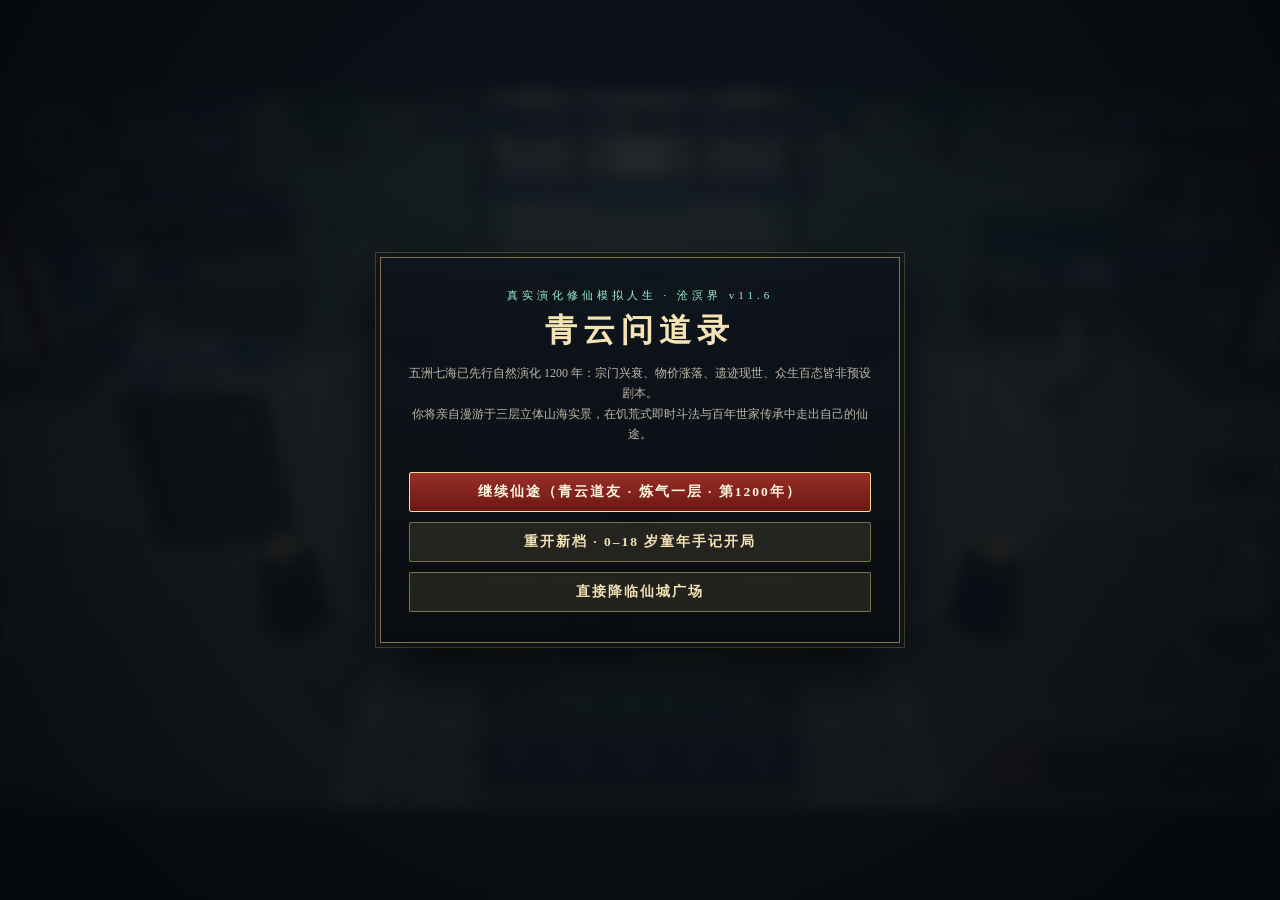
<file: index.html>
<!DOCTYPE html>
<html lang="zh-CN">
<head>
<meta charset="UTF-8" />
<meta name="viewport" content="width=device-width, initial-scale=1.0, maximum-scale=1.0, user-scalable=no, viewport-fit=cover" />
<meta name="apple-mobile-web-app-capable" content="yes" />
<meta name="apple-mobile-web-app-status-bar-style" content="black-translucent" />
<meta name="apple-mobile-web-app-title" content="青云问道录" />
<meta name="theme-color" content="#070809" />
<link rel="manifest" href="manifest.json" />
<link rel="apple-touch-icon" href="assets/icons/icon-192.png" />
<title>青云问道录 · 3A 电影写实修仙 RPG</title>
<link rel="stylesheet" href="styles/main.css" />
</head>
<body>

<div id="rotate-hint">
  <div style="font-size:20px;letter-spacing:3px;margin-bottom:8px;">请横屏执卷</div>
  <div style="font-size:12.5px;color:var(--muted);">《青云问道录》为 3A 全屏电影横屏界面，横置手机以获最佳体验。</div>
</div>
<div id="app">
  <div id="world-viewport"></div>
  <div id="world-layer"></div>
  <canvas id="fx-canvas"></canvas>

  <!-- Top-Left 3A Weathered-Gold Ink-Mist Ring Avatar + Minimalist Status -->
  <div class="hud-tl" id="hud-tl">
    <div class="arc-avatar">
      <img class="avatar-face" src="assets/chars/hero.webp" alt="道友" />
      <img class="avatar-ring" src="assets/ui3a/avatar_ring.png" alt="" />
    </div>
    <div class="hud-tl-meta">
      <div class="hud-realm-seal" id="hud-realm-txt">炼气一层</div>
      <div class="hud-mini-bars">
        <div class="mini-bar hp"><i id="bar-hp" style="width:100%"></i></div>
        <div class="mini-bar qi"><i id="bar-qi" style="width:100%"></i></div>
      </div>
      <div class="hud-mini-nums"><span id="bar-hp-txt">120/120</span> · <span id="bar-qi-txt">80/80</span></div>
    </div>
  </div>

  <!-- Top-Right Frosted Pill -->
  <div class="hud-tr" id="hud-tr">
    <div class="glass-pill">
      <b id="hud-date">第1年·春</b>
      <span class="sep"></span>
      <span><img class="mini-ico" src="assets/items/spirit_stone.webp" /><b id="hud-stone">70</b></span>
      <span class="sep"></span>
      <span>寿元 <b id="hud-age">18/100岁</b></span>
    </div>
    <div class="timeline-note" id="hud-timeline">第1年·夏：青云剑宗外门试剑</div>
  </div>

  <div class="hud-tc" id="hud-tc"></div>
  <div class="hud-bl" id="hud-bl"></div>
  <div class="hud-br" id="hud-br"></div>

  <div id="dialogue-root"></div>
  <div id="combat-root"></div>
  <div id="panel-root"></div>
  <div class="title-screen" id="title-root"></div>
  <div class="ver-badge" id="ver-badge">v11.6.0</div>
</div>
<div class="toast" id="toast"></div>

<script src="engine/vendor/three.min.js"></script>
<script src="engine/audio_fx.js"></script>
<script src="engine/sociology.js?v=11.6.0"></script>
<script src="engine/world_core.js?v=11.6.0"></script>
<script src="engine/life_sim.js?v=11.6.0"></script>
<script src="engine/realtime_combat.js?v=11.6.0"></script>
<script src="engine/life_modules.js?v=11.6.0"></script>
<script src="engine/lineage.js?v=11.6.0"></script>
<script src="engine/world_director.js?v=11.6.0"></script>
<script src="engine/living_events.js?v=11.6.0"></script>
<script src="engine/map3d.js?v=11.6.0"></script>
<script src="engine/local_map3d.js?v=11.6.0"></script>
<script src="engine/interior_map3d.js?v=11.6.0"></script>
<script src="engine/life_ui.js?v=11.6.0"></script>
<script>if('serviceWorker' in navigator){navigator.serviceWorker.getRegistrations().then(rs=>rs.forEach(r=>r.update()));}</script>
</body>
</html>
</file>
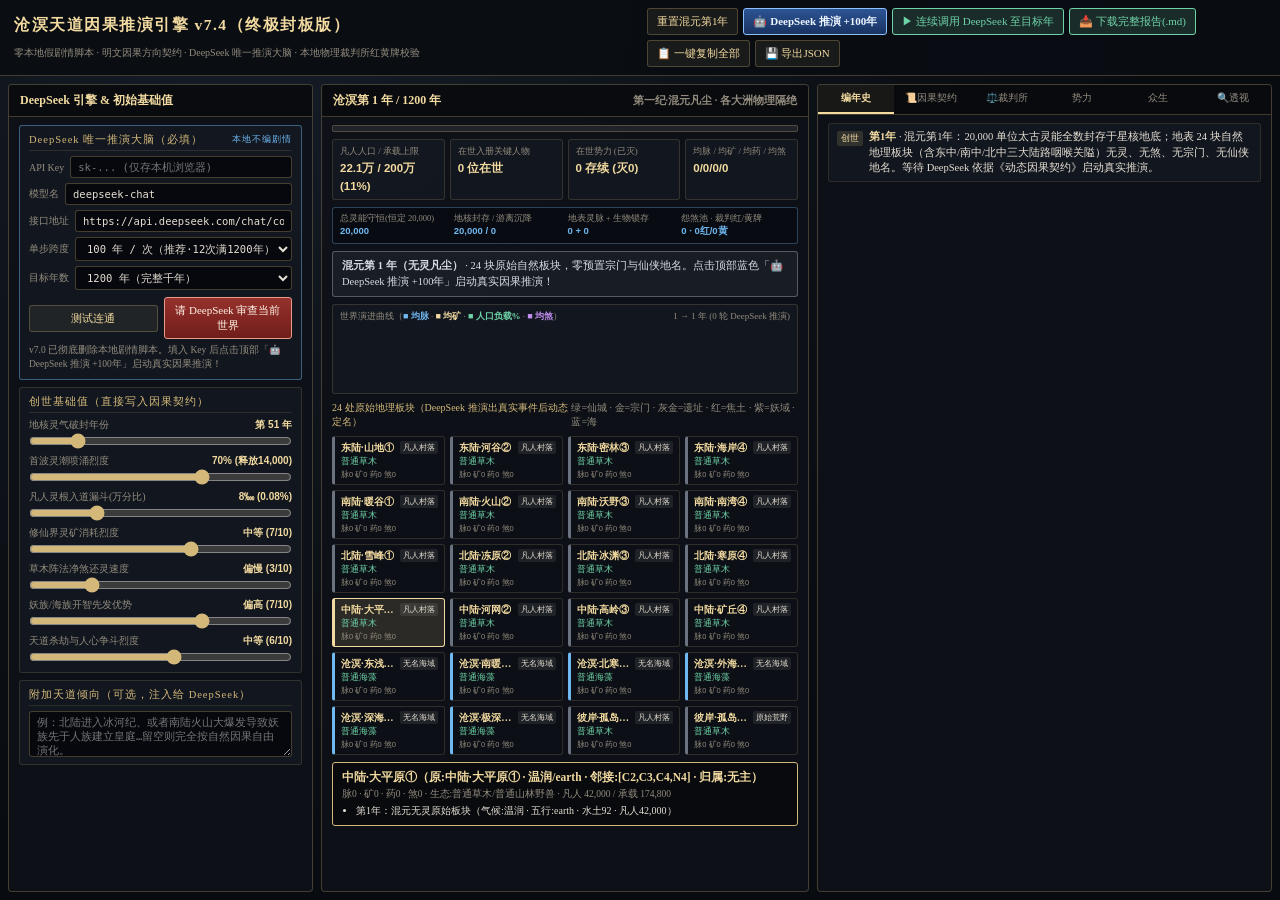
<file: tiandao_lab.html>
<!DOCTYPE html>
<html lang="zh-CN">
<head>
<meta charset="UTF-8" />
<meta name="viewport" content="width=device-width, initial-scale=1.0" />
<title>《沧溟界》天道因果推演引擎 v7.4（终极封板版）· 自动铺灵 × 硬崩解 × 飞升红线</title>
<style>
  :root {
    --bg:#080b0f; --panel:rgba(14,18,24,0.94); --card:rgba(20,25,34,0.88);
    --gold:#d4b87a; --gold-hi:#f2daa0; --jade:#6fd3a8; --red:#e06258;
    --blue:#70b8f0; --purple:#c28ef2; --amber:#f0a850; --text:#e6dfd3; --muted:#938c7e;
    --border:rgba(212,184,122,0.28);
  }
  * { box-sizing:border-box; margin:0; padding:0; }
  body {
    background:radial-gradient(circle at 20% 0%, #151c26 0%, #080b0f 65%);
    color:var(--text); font-family:"Songti SC","Noto Serif SC",-apple-system,BlinkMacSystemFont,serif;
    height:100vh; overflow:hidden; display:flex; flex-direction:column;
  }
  header {
    display:flex; align-items:center; justify-content:space-between; gap:10px;
    padding:8px 14px; background:rgba(10,13,18,0.97); border-bottom:1px solid var(--border); flex-shrink:0;
  }
  .brand { display:flex; align-items:baseline; gap:10px; flex-wrap:wrap; }
  .brand h1 { font-size:15.5px; color:var(--gold-hi); letter-spacing:1.5px; font-weight:700; }
  .brand span { font-size:10px; color:var(--muted); }
  .top-controls { display:flex; align-items:center; gap:5px; flex-wrap:wrap; }
  button {
    font-family:inherit; cursor:pointer; border:1px solid var(--border);
    background:rgba(212,184,122,0.08); color:var(--gold-hi);
    padding:5px 9px; font-size:11px; transition:0.14s; border-radius:3px;
  }
  button:hover:not(:disabled) { background:rgba(212,184,122,0.22); border-color:var(--gold-hi); }
  button:disabled { opacity:0.45; cursor:not-allowed; }
  button.primary { background:linear-gradient(180deg, rgba(168,52,46,0.88), rgba(118,30,26,0.94)); border-color:#e89c8a; color:#fff5e8; }
  button.jade { background:rgba(111,211,168,0.16); border-color:var(--jade); color:var(--jade); }
  button.ai-btn { background:linear-gradient(180deg, rgba(48,92,162,0.9), rgba(26,52,102,0.95)); border-color:#8cc0ff; color:#eef6ff; font-weight:600; }

  .workspace { flex:1; min-height:0; display:grid; grid-template-columns:305px 1fr 455px; gap:8px; padding:8px; }
  .col { background:var(--panel); border:1px solid var(--border); border-radius:4px; display:flex; flex-direction:column; min-height:0; overflow:hidden; }
  .col-head {
    padding:7px 11px; border-bottom:1px solid var(--border); display:flex; justify-content:space-between; align-items:center;
    background:rgba(8,10,14,0.78); font-size:12px; color:var(--gold-hi); font-weight:600; flex-shrink:0;
  }
  .col-body { flex:1; min-height:0; overflow-y:auto; padding:8px 10px; display:flex; flex-direction:column; gap:7px; }
  .col-body::-webkit-scrollbar { width:4px; }
  .col-body::-webkit-scrollbar-thumb { background:rgba(212,184,122,0.35); }

  .ctrl-group { background:var(--card); border:1px solid rgba(212,184,122,0.16); padding:7px 9px; border-radius:3px; display:flex; flex-direction:column; gap:5px; }
  .ctrl-title { font-size:10.5px; color:var(--gold); letter-spacing:1px; border-bottom:1px solid rgba(212,184,122,0.14); padding-bottom:3px; display:flex; justify-content:space-between; }
  .row-inline { display:flex; gap:6px; align-items:center; }
  .row-inline label { font-size:10px; color:var(--muted); white-space:nowrap; }
  input[type="text"], input[type="password"], input[type="number"], select, textarea {
    width:100%; background:rgba(6,8,12,0.92); border:1px solid rgba(212,184,122,0.3);
    color:var(--text); padding:4px 7px; font-size:10.5px; border-radius:3px; font-family:monospace;
  }
  .slider-row { display:flex; flex-direction:column; gap:1px; }
  .slider-meta { display:flex; justify-content:space-between; font-size:10px; color:var(--muted); }
  .slider-meta b { color:var(--gold-hi); font-family:sans-serif; }
  input[type="range"] { width:100%; accent-color:var(--gold); cursor:pointer; }

  .prog-bar { height:7px; background:rgba(255,255,255,0.08); border:1px solid var(--border); border-radius:2px; overflow:hidden; }
  .prog-fill { height:100%; background:linear-gradient(90deg, #6b7280, #70b8f0, #6fd3a8, #d4b87a, #c28ef2); transition:width 0.25s; }
  .kpi-grid { display:grid; grid-template-columns:repeat(4,1fr); gap:5px; }
  .kpi { background:var(--card); border:1px solid rgba(212,184,122,0.18); padding:5px 7px; border-radius:3px; }
  .kpi span { display:block; font-size:9px; color:var(--muted); }
  .kpi b { font-size:11.5px; color:var(--gold-hi); font-family:sans-serif; }
  .energy-bar {
    display:grid; grid-template-columns:repeat(4,1fr); gap:5px;
    background:rgba(8,12,18,0.84); border:1px solid rgba(112,184,240,0.32); padding:5px 7px; border-radius:3px; font-size:9.5px;
  }
  .energy-bar div span { color:var(--muted); font-size:8.5px; display:block; }
  .energy-bar div b { color:var(--blue); font-family:sans-serif; }
  .health-box {
    padding:6px 9px; border-radius:3px; font-size:10.5px; line-height:1.5;
    border:1px solid rgba(111,211,168,0.45); background:rgba(111,211,168,0.1); color:#bff2dc;
  }
  .health-box.era0 { border-color:rgba(160,165,175,0.45); background:rgba(90,95,105,0.16); color:#d8dce3; }
  .health-box.busy { border-color:rgba(112,184,240,0.65); background:rgba(36,72,126,0.28); color:#d8ecff; }

  .map-grid { display:grid; grid-template-columns:repeat(4,1fr); gap:5px; }
  .node-tile {
    background:rgba(12,16,22,0.92); border:1px solid rgba(212,184,122,0.18);
    border-left:3px solid #6b7280; padding:4px 6px; border-radius:3px; cursor:pointer; transition:0.12s;
  }
  .node-tile:hover, .node-tile.selected { border-color:var(--gold-hi); background:rgba(212,184,122,0.15); }
  .node-tile.st-immortal_city { border-left-color:#6fd3a8; }
  .node-tile.st-sect_peak { border-left-color:#f2daa0; }
  .node-tile.st-sect_ruin { border-left-color:#c2a060; background:rgba(78,62,38,0.32); }
  .node-tile.st-wasteland { border-left-color:#e06258; background:rgba(65,18,16,0.38); }
  .node-tile.st-beast_lair { border-left-color:#c28ef2; }
  .node-tile.st-ghost_domain { border-left-color:#6b7cff; background:rgba(24,28,62,0.42); }
  .node-tile.st-ocean_raw, .node-tile.st-ocean_port { border-left-color:#70b8f0; }
  .nt-top { display:flex; justify-content:space-between; align-items:center; gap:2px; }
  .nt-name { font-size:10px; font-weight:600; color:var(--gold-hi); white-space:nowrap; overflow:hidden; text-overflow:ellipsis; }
  .nt-stage { font-size:8px; padding:1px 3px; background:rgba(255,255,255,0.08); color:var(--text); border-radius:2px; flex-shrink:0; }
  .nt-owner { font-size:8.5px; color:var(--jade); margin-top:1px; white-space:nowrap; overflow:hidden; text-overflow:ellipsis; }
  .nt-stats { font-size:7.5px; color:var(--muted); margin-top:2px; font-family:sans-serif; }

  .node-inspector { background:rgba(8,10,14,0.95); border:1px solid var(--gold); padding:7px 9px; border-radius:3px; font-size:10.5px; }
  .node-inspector h4 { color:var(--gold-hi); margin-bottom:3px; font-size:11.5px; }
  .node-inspector ul { margin-left:14px; margin-top:3px; color:var(--text); line-height:1.45; font-size:10px; }

  .tabs { display:flex; border-bottom:1px solid var(--border); background:rgba(8,10,14,0.85); flex-shrink:0; }
  .tab { flex:1; padding:7px 2px; font-size:9.8px; text-align:center; cursor:pointer; color:var(--muted); border-bottom:2px solid transparent; transition:0.14s; }
  .tab.active { color:var(--gold-hi); border-bottom-color:var(--gold-hi); background:rgba(212,184,122,0.08); font-weight:600; }

  .log-item { background:var(--card); border:1px solid rgba(212,184,122,0.14); padding:5px 8px; border-radius:3px; font-size:10.5px; line-height:1.48; display:flex; gap:6px; align-items:flex-start; }
  .tag { font-size:8.5px; padding:1px 4px; border-radius:2px; background:rgba(212,184,122,0.16); color:var(--gold-hi); flex-shrink:0; margin-top:2px; }
  .tag.t-红牌, .tag.t-灭门, .tag.t-大劫, .tag.t-矿竭崩解 { background:rgba(224,98,88,0.28); color:#ffaaa3; }
  .tag.t-黄牌 { background:rgba(240,168,80,0.28); color:#ffd299; }
  .tag.t-绿牌, .tag.t-灵气复苏, .tag.t-开宗, .tag.t-建族, .tag.t-大航海, .tag.t-命名 { background:rgba(111,211,168,0.24); color:#9ff2cf; }
  .tag.t-AI推演, .tag.t-创法, .tag.t-混血, .tag.t-煞变, .tag.t-妖庭, .tag.t-飞升 { background:rgba(194,142,242,0.24); color:#e2c2ff; }

  .fac-card { background:var(--card); border:1px solid rgba(212,184,122,0.2); padding:6px 8px; border-radius:3px; font-size:10px; }
  .fac-card.dead { opacity:0.48; border-style:dashed; }
  .fac-card h4 { color:var(--gold-hi); font-size:11px; display:flex; justify-content:space-between; gap:6px; }
  .fac-card p { color:var(--muted); margin-top:2px; line-height:1.45; }

  .rule-card { background:rgba(10,14,20,0.92); border:1px solid rgba(212,184,122,0.22); padding:7px 9px; border-radius:3px; font-size:10.5px; line-height:1.58; }
  .rule-card b { color:var(--gold-hi); }
  .code-box {
    background:rgba(5,7,11,0.95); border:1px solid rgba(112,184,240,0.3); padding:7px 9px; border-radius:3px;
    font-family:monospace; font-size:9.5px; line-height:1.5; white-space:pre-wrap; word-break:break-all; color:#cde3ff;
    max-height:260px; overflow-y:auto;
  }
  .chart-wrap { background:var(--card); border:1px solid rgba(212,184,122,0.18); padding:5px 7px; border-radius:3px; }
  .chart-head { display:flex; justify-content:space-between; font-size:9px; color:var(--muted); margin-bottom:3px; }
  .toast { position:fixed; bottom:14px; left:50%; transform:translateX(-50%); background:rgba(16,22,30,0.96); border:1px solid var(--jade); color:var(--jade); padding:6px 14px; border-radius:3px; font-size:11.5px; display:none; z-index:99; }
</style>
</head>
<body>
<header>
  <div class="brand">
    <h1>沧溟天道因果推演引擎 v7.4（终极封板版）</h1>
    <span>零本地假剧情脚本 · 明文因果方向契约 · DeepSeek 唯一推演大脑 · 本地物理裁判所红黄牌校验</span>
  </div>
  <div class="top-controls">
    <button id="btn-reset">重置混元第1年</button>
    <button id="btn-ds-step" class="ai-btn">🤖 DeepSeek 推演 +100年</button>
    <button id="btn-ds-auto" class="jade">▶ 连续调用 DeepSeek 至目标年</button>
    <button id="btn-ds-stop" class="primary" style="display:none;">⏹ 停止连续推演</button>
    <button id="btn-export-md" class="jade">📥 下载完整报告(.md)</button>
    <button id="btn-copy">📋 一键复制全部</button>
    <button id="btn-export">💾 导出JSON</button>
  </div>
</header>

<div class="workspace">
  <!-- LEFT: DEEPSEEK & CAUSAL CONTRACT PARAMETERS -->
  <div class="col">
    <div class="col-head"><span>DeepSeek 引擎 & 初始基础值</span></div>
    <div class="col-body">
      <div class="ctrl-group" style="border-color:rgba(112,184,240,0.45);">
        <div class="ctrl-title"><span>DeepSeek 唯一推演大脑（必填）</span><span style="color:var(--blue);font-size:9px;">本地不编剧情</span></div>
        <div class="row-inline"><label>API Key</label><input type="password" id="ds-key" placeholder="sk-... (仅存本机浏览器)" /></div>
        <div class="row-inline"><label>模型名</label><input type="text" id="ds-model" value="deepseek-chat" /></div>
        <div class="row-inline"><label>接口地址</label><input type="text" id="ds-url" value="https://api.deepseek.com/chat/completions" /></div>
        <div class="row-inline">
          <label>单步跨度</label>
          <select id="inp-step">
            <option value="50">50 年 / 次（精细）</option>
            <option value="100" selected>100 年 / 次（推荐·12次满1200年）</option>
            <option value="200">200 年 / 次（宏观·6次满1200年）</option>
          </select>
        </div>
        <div class="row-inline">
          <label>目标年数</label>
          <select id="inp-years">
            <option value="300">300 年</option>
            <option value="600">600 年</option>
            <option value="1200" selected>1200 年（完整千年）</option>
            <option value="2000">2000 年</option>
          </select>
        </div>
        <div class="row-inline" style="margin-top:2px;">
          <button id="btn-ds-test" style="flex:1;">测试连通</button>
          <button id="btn-ds-audit" class="primary" style="flex:1;">请 DeepSeek 审查当前世界</button>
        </div>
        <div id="ds-status" style="font-size:9.5px;color:var(--muted);line-height:1.45;">v7.0 已彻底删除本地剧情脚本。填入 Key 后点击顶部「🤖 DeepSeek 推演 +100年」启动真实因果推演！</div>
      </div>

      <div class="ctrl-group">
        <div class="ctrl-title"><span>创世基础值（直接写入因果契约）</span></div>
        <div class="slider-row">
          <div class="slider-meta"><span>地核灵气破封年份</span><b id="val-awake">第 51 年</b></div>
          <input type="range" id="sl-awake" min="20" max="200" step="10" value="50" />
        </div>
        <div class="slider-row">
          <div class="slider-meta"><span>首波灵潮喷涌烈度</span><b id="val-surge">70% (释放14,000)</b></div>
          <input type="range" id="sl-surge" min="30" max="90" step="5" value="70" />
        </div>
        <div class="slider-row">
          <div class="slider-meta"><span>凡人灵根入道漏斗(万分比)</span><b id="val-root">8‱ (0.08%)</b></div>
          <input type="range" id="sl-root" min="1" max="30" value="8" />
        </div>
        <div class="slider-row">
          <div class="slider-meta"><span>修仙界灵矿消耗烈度</span><b id="val-consume">中等 (7/10)</b></div>
          <input type="range" id="sl-consume" min="2" max="10" value="7" />
        </div>
        <div class="slider-row">
          <div class="slider-meta"><span>草木阵法净煞还灵速度</span><b id="val-heal">偏慢 (3/10)</b></div>
          <input type="range" id="sl-heal" min="1" max="10" value="3" />
        </div>
        <div class="slider-row">
          <div class="slider-meta"><span>妖族/海族开智先发优势</span><b id="val-yao">偏高 (7/10)</b></div>
          <input type="range" id="sl-yao" min="1" max="10" value="7" />
        </div>
        <div class="slider-row">
          <div class="slider-meta"><span>天道杀劫与人心争斗烈度</span><b id="val-chaos">中等 (6/10)</b></div>
          <input type="range" id="sl-chaos" min="1" max="10" value="6" />
        </div>
      </div>

      <div class="ctrl-group">
        <div class="ctrl-title"><span>附加天道倾向（可选，注入给 DeepSeek）</span></div>
        <textarea id="inp-custom-law" rows="3" placeholder="例：北陆进入冰河纪、或者南陆火山大爆发导致妖族先于人族建立皇庭…留空则完全按自然因果自由演化。"></textarea>
      </div>
    </div>
  </div>

  <!-- CENTER: LIVE LEDGER & 24 RAW PLATES -->
  <div class="col">
    <div class="col-head">
      <span id="hdr-year">混元第 1 年 / 1200 年</span>
      <span id="hdr-tide" style="font-size:10.5px;color:var(--muted);">第一纪·混元凡尘 · 五洲物理隔绝</span>
    </div>
    <div class="col-body">
      <div class="prog-bar"><div class="prog-fill" id="prog-fill" style="width:0%"></div></div>
      <div class="kpi-grid">
        <div class="kpi"><span>凡人人口 / 承载上限</span><b id="kpi-pop">-</b></div>
        <div class="kpi"><span>在世入册关键人物</span><b id="kpi-cult">0 人</b></div>
        <div class="kpi"><span>在世势力 (已灭)</span><b id="kpi-fac">0 (灭0)</b></div>
        <div class="kpi"><span>均脉 / 均矿 / 均药 / 均煞</span><b id="kpi-res">0/0/0/0</b></div>
      </div>
      <div class="energy-bar">
        <div><span>总灵能守恒(恒定 20,000)</span><b id="en-total">20,000</b></div>
        <div><span>地核封存 / 游离沉降</span><b id="en-core">20,000 / 0</b></div>
        <div><span>地表灵脉 + 生物锁存</span><b id="en-surf">0 + 0</b></div>
        <div><span>怨煞池 · 裁判红/黄牌</span><b id="en-sha">0 · 0红/0黄</b></div>
      </div>
      <div class="health-box era0" id="health-box">
        <b>混元第 1 年（零预设起点）</b> · 24 块原始自然板块，零宗门、零仙侠地名、零灵气、零煞气。本地代码<strong>绝不私自推进剧情</strong>，所有演化均由 DeepSeek 依据《因果方向契约》亲自推演，并经本地物理裁判所红线校验入账！
      </div>

      <div class="chart-wrap">
        <div class="chart-head">
          <span>世界演进曲线（<b style="color:var(--blue)">■ 均脉</b> · <b style="color:var(--gold-hi)">■ 均矿</b> · <b style="color:var(--jade)">■ 人口负载%</b> · <b style="color:var(--purple)">■ 均煞</b>）</span>
          <span id="chart-span">1 → 1 年</span>
        </div>
        <svg id="trend-svg" viewBox="0 0 600 68" style="width:100%;height:62px;display:block;"></svg>
      </div>

      <div style="font-size:10px;color:var(--gold);display:flex;justify-content:space-between;">
        <span>24 处原始地理板块（DeepSeek 推演出真实事件后动态定名）</span>
        <span style="color:var(--muted);">绿=仙城 · 金=宗门 · 灰金=遗址 · 红=焦土 · 紫=妖域 · 蓝=海</span>
      </div>
      <div class="map-grid" id="map-grid"></div>
      <div class="node-inspector" id="node-inspector">点击上方任意板块，查看其气候、五行、物理邻接关系、数值与演变碑文。</div>
    </div>
  </div>

  <!-- RIGHT: 6 TRANSPARENT TABS -->
  <div class="col">
    <div class="tabs" id="right-tabs">
      <div class="tab active" data-tab="chronicle">编年史</div>
      <div class="tab" data-tab="contract">📜因果契约</div>
      <div class="tab" data-tab="referee">⚖️裁判所</div>
      <div class="tab" data-tab="factions">势力</div>
      <div class="tab" data-tab="people">众生</div>
      <div class="tab" data-tab="wire">🔍透视</div>
    </div>
    <div class="col-body" id="right-body"></div>
  </div>
</div>
<div class="toast" id="toast"></div>

<script>
const STAGE_CN = {
  raw_nature:'原始荒野', village:'凡人村落', town:'聚落坊镇', immortal_city:'仙凡巨城',
  sect_peak:'开山祖地', sect_ruin:'古宗遗址', beast_lair:'妖兽领地', wasteland:'劫雷焦土',
  ghost_domain:'怨煞鬼域', ocean_raw:'无名海域', ocean_port:'海族/商港'
};
const VALID_STAGES = new Set(Object.keys(STAGE_CN));

const REALM_LIFESPAN = {
  '凡人': { maxAge:75, lockE:0 },
  '炼气': { maxAge:100, lockE:3 },
  '筑基': { maxAge:160, lockE:12 },
  '金丹': { maxAge:280, lockE:45 },
  '元婴': { maxAge:450, lockE:150 },
  '化神': { maxAge:720, lockE:420 },
  '合道': { maxAge:1150, lockE:1100 },
  '飞升': { maxAge:9999, lockE:0 }
};

// 24 块真·零起点原始自然地理板块（无任何修仙地名！含 3 处陆路战略咽喉关隘：E1↔C3 / S1↔C4 / N4↔C1；彼岸孤岛 Y1/Y2 仍隔极渊 O6）
// [id, rawGeoName, region, climate, elem, arable, initPop, isSea, neighbors]
const RAW_PLATES = [
  ['E1','东陆·山地①','east','温润','wood',52,6000,false,['E2','E3','C3']],
  ['E2','东陆·河谷②','east','温润','wood',86,18000,false,['E1','E3','E4']],
  ['E3','东陆·密林③','east','温润','wood',38,2000,false,['E1','E2','E4']],
  ['E4','东陆·海岸④','east','温润','wood',74,16000,false,['E2','E3','O1']],

  ['S1','南陆·暖谷①','south','湿热','fire',68,8000,false,['S2','S3','C4']],
  ['S2','南陆·火山②','south','炽热','fire',18,1200,false,['S1','S3','S4']],
  ['S3','南陆·沃野③','south','湿热','earth',84,20000,false,['S1','S2','S4']],
  ['S4','南陆·南湾④','south','湿热','fire',66,15000,false,['S2','S3','O2']],

  ['N1','北陆·雪峰①','north','极寒','ice',16,1500,false,['N2','N3']],
  ['N2','北陆·冻原②','north','极寒','ice',24,3000,false,['N1','N3','N4']],
  ['N3','北陆·冰渊③','north','极寒','ice',12,800,false,['N1','N2','N4']],
  ['N4','北陆·寒原④','north','苦寒','ice',46,12000,false,['N2','N3','C1','O3']],

  ['C1','中陆·大平原①','central','温润','earth',92,42000,false,['C2','C3','C4','N4']],
  ['C2','中陆·河网②','central','温润','earth',88,36000,false,['C1','C3','C4']],
  ['C3','中陆·高岭③','central','温润','earth',52,9000,false,['C1','C2','C4','E1']],
  ['C4','中陆·矿丘④','central','干冷','earth',42,11000,false,['C1','C2','C3','S1','O1']],

  ['O1','沧溟·东浅海①','ocean','海风','ocean',48,8000,true,['E4','C4','O2','O4']],
  ['O2','沧溟·南暖海②','ocean','暖海','ocean',42,6000,true,['S4','O1','O5']],
  ['O3','沧溟·北寒海③','ocean','寒海','ocean',22,2000,true,['N4','O4','O5']],
  ['O4','沧溟·外海礁④','ocean','暴海','ocean',10,0,true,['O1','O3','O5','O6']],
  ['O5','沧溟·深海沟⑤','ocean','深海','ocean',4,0,true,['O2','O3','O4','O6']],
  ['O6','沧溟·极深渊⑥','ocean','极渊','ocean',2,0,true,['O4','O5','Y1']],

  ['Y1','彼岸·孤岛林①','yingzhou','温润','wood',70,3000,false,['O6','Y2']],
  ['Y2','彼岸·孤岛峰②','yingzhou','雷暴','earth',14,0,false,['Y1']]
];

// 动态明文因果方向契约（严禁死文案架空玩家滑块！L3 随 妖海先发 & 入道漏斗 实时动态变化）
function getCausalLaws(p) {
  let l3Rule;
  if (p.yaoLv <= 4 && p.entryBp >= 15) {
    l3Rule = `当前玩家设定【妖海先发极低(${p.yaoLv}/10) + 凡人入道漏斗极高(${p.entryBp}‱)】：灵气破封后，人族凡人灵根井喷！人族修真世家与正统修仙宗门（如剑宗、丹谷、道庭）将率先在四大沃野大兴称霸；山海妖兽开智迟缓、处于弱势蛰伏或沦为灵宠/猎物。`;
  } else if (p.yaoLv >= 7) {
    l3Rule = `当前玩家设定【妖海先发极强(${p.yaoLv}/10)】：灵气破封后，草木生灵与山海野兽最先感灵开智化妖，妖庭海国率先占据山林海洋称霸；人族按 ${p.entryBp}‱ 漏斗艰难起步，需从散修→世家→开宗逐步抗争。`;
  } else {
    l3Rule = `当前玩家设定【人妖并起(${p.yaoLv}/10 · 入道${p.entryBp}‱)】：灵气破封后，人族在沃野平原加速孕育修真世家与修仙宗门，妖族/海族在深林火山与沧溟大洋同步崛起，人、妖、海、魔多极竞逐。`;
  }
  return [
    {
      id:'L1', title:'严格 5 池能量守恒律（总灵能恒定 20,000）',
      rule:'世界总灵能恒定 20,000 = 地核封存(只泄不增) + 天地游离 + 地表灵脉 + 生物锁存 + 怨煞。破封年份前不得提前释放地核或增长灵脉。'
    },
    {
      id:'L2', title:'气候水土与陆路咽喉关隘',
      rule:'温润沃野人口繁衍快；极寒/火山/深海凡人稀少但盛产高纯单属性灵矿。东中(E1↔C3)、南中(S1↔C4)、北中(N4↔C1)为三大陆路战略咽喉关隘，兵家必争；跨海及彼岸孤岛(Y1/Y2)在大航海解锁前严格隔绝。'
    },
    {
      id:'L3', title:'物种兴衰与宗门/妖庭崛起方向（随滑块动态生效）',
      rule:l3Rule
    },
    {
      id:'L4', title:'资源消耗 → 枯竭崩解与扩张冲动',
      rule:'宗门与高阶修士聚集会消耗灵矿与灵药。若某板块矿/药趋近枯竭（<10），势力必陷入衰落、内斗分裂、争夺邻接咽喉矿脉，或彻底崩解化作【古宗遗址】。'
    },
    {
      id:'L5', title:'凡人—修士政治经济供应链（暴政负反馈）',
      rule:'凡人是灵根苗子、灵矿开采与灵稻供奉的根本来源。善待凡人的宗门/世家人才与财税源源不断；血祭屠城或重税压榨虽可短期速成邪功，但必自断灵根供应链、引发凡人外逃邻邦与散修叛离。'
    },
    {
      id:'L6', title:'杀戮积煞 → 生态魔化与自然负反馈恢复',
      rule:'战乱与屠杀产生怨煞（sha↑），煞气 ≥ 55 时凡人锐减、灵草化魔花、催生鬼魔邪修；但荒废停战板块会由前置物理引擎自动净煞还灵并缓慢再生野药与地质新矿，绝不陷入死水热寂。'
    },
    {
      id:'L7', title:'修仙境界突破时间锚点（打破千年全筑基）',
      rule:'在灵脉 ≥ 45 的丰沛大洲：破封 100~300 年以炼气/筑基为主、偶现首位金丹；300~600 年大宗门/大妖庭必诞生多位【金丹老祖】坐镇，偶现【元婴大能】；600~1200 年必现【元婴/化神尊者】主导跨洲争霸、开宗立教或破界飞升！'
    }
  ];
}

let SIM = null;
let selectedNodeId = 'C1';
let activeTab = 'chronicle';
let autoRunning = false;
let isBusy = false;

function toast(msg) {
  const t = document.getElementById('toast');
  t.textContent = msg; t.style.display = 'block';
  setTimeout(() => { t.style.display = 'none'; }, 2600);
}

function getParams() {
  return {
    awakeYear: Number(document.getElementById('sl-awake').value) + 1,
    surgePct: Number(document.getElementById('sl-surge').value),
    entryBp: Number(document.getElementById('sl-root').value),
    consumeLv: Number(document.getElementById('sl-consume').value),
    healLv: Number(document.getElementById('sl-heal').value),
    yaoLv: Number(document.getElementById('sl-yao').value),
    chaosLv: Number(document.getElementById('sl-chaos').value),
    stepYears: Number(document.getElementById('inp-step').value) || 100,
    maxYears: Number(document.getElementById('inp-years').value) || 1200,
    customLaw: (document.getElementById('inp-custom-law').value || '').trim()
  };
}

function getNodeCap(nd) {
  // 深海沟/暴海/极渊等无陆地海域，凡人承载上限为 0（修复空深海 5,000 承载漏洞）
  if (nd.isSea && nd.arable < 15) return 0;
  const mul = nd.stage === 'immortal_city' ? 2.4 : (nd.stage === 'town' ? 1.35 : 1.0);
  return Math.max(5000, Math.round((nd.arable / 100) * 190000 * mul));
}

const LEY_ENERGY_UNIT = 8.2; // 24板块 × 100满脉 × 8.2 = 19,680，完美容纳 90%(18,000) 首波喷涌！

function calcConservation() {
  const locked = SIM.people.filter(c => c.alive).reduce((s, c) => s + ((REALM_LIFESPAN[c.realm]?.lockE) || 0), 0);
  const shaE = Math.round(SIM.nodes.reduce((s, n) => s + n.sha, 0) * 3.5);
  const rawSurf = Math.round(SIM.nodes.reduce((s, n) => s + n.leyline, 0) * LEY_ENERGY_UNIT);
  // 严格 5 池守恒：地核封存池(只泄不增) + 天地游离沉降池 + 地表灵脉 + 生物锁存 + 怨煞 === 20,000！
  const core = Math.max(0, Math.min(SIM.totalEnergy, SIM.coreEnergy));
  const ambient = Math.max(0, SIM.totalEnergy - core - rawSurf - locked - shaE);
  return { total: SIM.totalEnergy, core, ambient, surf: rawSurf, rawSurf, locked, shaE };
}

function initSim() {
  autoRunning = false;
  updateAutoBtns();
  const p = getParams();
  const nodes = RAW_PLATES.map(b => ({
    id:b[0], rawName:b[1], name:b[1], named:false, region:b[2], climate:b[3], elem:b[4],
    leyline:0, arable:b[5], mineral:0, herb:0, sha:0,
    flora:b[7] ? '普通海藻' : '普通草木', fauna:b[7] ? '普通深海鱼群' : '普通山林野兽',
    pop:b[6], isSea:b[7], neighbors:b[8],
    stage:b[7] ? 'ocean_raw' : (b[6] > 0 ? 'village' : 'raw_nature'),
    owner:null,
    history:[`第1年：混元无灵原始板块（气候:${b[3]} · 五行:${b[4]} · 水土${b[5]} · 凡人${b[6].toLocaleString()}）`]
  }));
  const nodeMap = Object.fromEntries(nodes.map(n => [n.id, n]));

  SIM = {
    version:'7.4',
    year:1, maxYears:p.maxYears,
    awakened:false, seaTechUnlocked:false,
    eraName:'第一纪·混元凡尘',
    totalEnergy:20000, coreEnergy:20000,
    nodes, nodeMap,
    factions:[], people:[], createdArts:[],
    chronicles:[{ year:1, tag:'创世', text:'混元第1年：20,000 单位太古灵能全数封存于星核地底；地表 24 块自然地理板块（含东中/南中/北中三大陆路咽喉关隘）无灵、无煞、无宗门、无仙侠地名。等待 DeepSeek 依据《动态因果契约》启动真实推演。' }],
    refereeLogs:[],
    redCards:0, yellowCards:0,
    wireLogs:[],
    blackSwans:[],
    eraSnapshots:[],
    historyMetrics:[]
  };
  recordMetric();
  renderAll();
}

// ===== 天道异数骰子（打破大模型均值回归，约 35% 概率注入黑天鹅事件） =====
function rollBlackSwan(startY, endY, p) {
  if (!SIM.awakened) return null;
  const prob = 0.25 + (p.chaosLv / 10) * 0.25; // 30% ~ 50%
  if (Math.random() > prob) return null;
  const pick = arr => arr[Math.floor(Math.random() * arr.length)];
  const landNodes = SIM.nodes.filter(n => !n.isSea);
  const nd = pick(landNodes);
  const borderNd = pick(SIM.nodes.filter(n => ['E1','C3','C4','S1','N4','C1','E4','O1'].includes(n.id)));
  const ruins = SIM.nodes.filter(n => n.stage === 'sect_ruin' || n.stage === 'ghost_domain');
  const pool = [
    { kind:'天外陨星', text:`天外星辰坠落于【${nd.id}:${nd.name}】！剧烈冲击导致当地凡人死伤与煞气暴涨，却在陨坑深处砸出一条稀世高纯灵矿（mineral_delta:+35），引来邻接势力疯狂觊觎！` },
    { kind:'跨种族混血奇胎', text:`【0.5% 天道彩蛋触发】在海陆/人妖交界板块【${borderNd.id}:${borderNd.name}】，诞生一例罕见的「半妖异胎」（人族与妖族/海族血脉结合），悟性与体质皆属万年难遇，其身世必在两族间掀起轩然大波！` },
    { kind:'灵瘟与地脉大震', text:`【${nd.id}:${nd.name}】突发罕见地脉大震与异变灵瘟，数万凡人折损或被迫大举逃难至邻接板块，原有势力根基动摇！` },
    { kind:'古宗秘宝现世', text:`${ruins.length ? `古遗址【${pick(ruins).id}:${pick(ruins).name}】` : `【${nd.id}:${nd.name}】`}深处禁制松动，一件上古造化残宝/残缺仙经重现天日，引得各方势力与散修蜂拥争夺！` },
    { kind:'绝世奇才顿悟破境', text:`在【${nd.id}:${nd.name}】诞生一位出身微末却悟性通天的绝世奇才，本轮连破大境（直冲金丹/元婴），亲手改写所在大洲的势力格局！` }
  ];
  const ev = pick(pool);
  SIM.blackSwans.unshift({ span:`第${startY}~${endY}年`, ...ev });
  return ev;
}

// ===== 前置确定性物理引擎 Pre-Tick（在呼叫 DeepSeek 之前执行，确保双方看到同一份物理真相！） =====
function runPhysicsPreTick(startY, endY, p) {
  const stepSpan = endY - startY;
  const spanMul = stepSpan / 50;
  const notes = [];
  let popNet = 0, healedPlates = 0, agedOut = [], collapsedFacs = [];

  // 0. 地核破封物理铺灵（彻底解决 55% 灵能悬空在游离池！破封瞬间将 75% 喷涌灵能按地貌物理铺洒至 24 板块）
  if (!SIM.awakened && endY >= p.awakeYear) {
    SIM.awakened = true;
    const release = Math.min(SIM.coreEnergy, Math.round(20000 * p.surgePct / 100));
    SIM.coreEnergy -= release;
    const targetSurfE = release * 0.75;
    const targetTotalLey = targetSurfE / LEY_ENERGY_UNIT;
    const weights = SIM.nodes.map(nd => {
      let w = 0.8 + (nd.arable / 120);
      if (nd.elem === 'fire' || nd.elem === 'ice' || nd.id === 'O5' || nd.id === 'O6') w += 0.35;
      return w;
    });
    const wSum = weights.reduce((a, b) => a + b, 0);
    SIM.nodes.forEach((nd, i) => {
      nd.leyline = Math.max(22, Math.min(92, Math.round((weights[i] / wSum) * targetTotalLey)));
      nd.mineral = Math.max(28, Math.min(90, Math.round(nd.leyline * (nd.elem === 'fire' || nd.elem === 'ice' || nd.elem === 'earth' ? 1.15 : 0.85))));
      nd.herb = nd.isSea && nd.arable < 15 ? Math.round(nd.leyline * 0.45) : Math.max(20, Math.min(90, Math.round(nd.arable * 0.7 + nd.leyline * 0.35)));
      nd.flora = nd.isSea ? '初生海灵藻' : '初生灵草灵木';
      nd.fauna = nd.isSea ? '感灵海兽群' : '感灵山林野兽';
    });
    notes.push(`地核破封释放 ${release} 灵能（75% 已物理铺洒至 24 板块，均脉跃升至 ${(SIM.nodes.reduce((s,n)=>s+n.leyline,0)/24).toFixed(1)}）`);
  }

  SIM.nodes.forEach(nd => {
    const cap = getNodeCap(nd);
    // 1. 全 24 板块凡人自然 Logistic 演化（彻底解决冷门板块百年人口冻结！）
    if (nd.pop > 0 && cap > 0) {
      const prevPop = nd.pop;
      if (nd.sha >= 60) {
        nd.pop = Math.max(0, Math.round(nd.pop * Math.pow(0.84, spanMul)));
      } else {
        const load = nd.pop / cap;
        const climFactor = (nd.climate === '极寒' || nd.climate === '炽热') ? 0.55 : 1.0;
        const rate = 0.28 * climFactor * (1 - load) * spanMul;
        nd.pop = Math.max(0, Math.min(cap, Math.round(nd.pop * (1 + rate))));
      }
      popNet += (nd.pop - prevPop);
    }

    if (!SIM.awakened) return;

    // 2. 占领板块基础开采硬消耗（防止宗门白嫖零矿耗！）
    if (nd.owner) {
      const mineDrain = Math.max(1, Math.round(p.consumeLv * 0.85 * spanMul));
      const herbDrain = Math.max(1, Math.round(p.consumeLv * 0.65 * spanMul));
      nd.mineral = Math.max(0, nd.mineral - mineDrain);
      nd.herb = Math.max(0, nd.herb - herbDrain);
    }

    // 3. 自然生态负反馈恢复（无人荒废板块净煞还灵 + 野药/地质矿缓慢再生，打破热寂死局！）
    const isQuietWaste = !nd.owner && nd.pop === 0;
    if (nd.sha > 0) {
      const healRate = p.healLv * 0.018 * (isQuietWaste ? 1.5 : 0.8) * spanMul;
      const purified = Math.max(1, Math.round(nd.sha * healRate));
      nd.sha = Math.max(0, nd.sha - purified);
      nd.leyline = Math.min(98, nd.leyline + Math.max(1, Math.round(purified * 0.32)));
      if (isQuietWaste && purified >= 2) healedPlates++;
    }
    if (nd.sha < 65) {
      const herbRegen = Math.max(1, Math.round(p.healLv * 0.7 * spanMul));
      nd.herb = Math.min(95, nd.herb + herbRegen);
    }
    if (!nd.owner || nd.mineral < 15) {
      const minRegen = Math.max(1, Math.round((11 - p.consumeLv) * 0.5 * spanMul));
      nd.mineral = Math.min(95, nd.mineral + minRegen);
    }
  });

  // 4. 在世人物自然老化与寿终前置结算（让 DeepSeek 开轮前就明确知道谁已寿终、哪家掌舵空缺！）
  SIM.people.forEach(c => {
    if (!c.alive) return;
    c.age += stepSpan;
    if (c.age > c.maxAge) {
      c.alive = false;
      agedOut.push(`${c.name}(${c.realm})`);
      c.memories.push(`第${endY}年：寿元耗尽(${c.age}/${c.maxAge}岁)，自然坐化。`);
      SIM.factions.forEach(f => {
        if (f.alive && f.leader === c.name) f.leader = '【空缺·待推举新主】';
      });
    }
  });

  // 5. 连续枯竭硬崩解压力（彻底消除“1200 年零势力灭门”！）
  if (SIM.awakened) {
    SIM.factions.forEach(f => {
      if (!f.alive) return;
      const owned = SIM.nodes.filter(n => n.owner === f.name);
      const avgMin = owned.length ? owned.reduce((s, n) => s + n.mineral, 0) / owned.length : 0;
      const avgHerb = owned.length ? owned.reduce((s, n) => s + n.herb, 0) / owned.length : 0;
      if (owned.length === 0 || (avgMin < 10 && avgHerb < 12)) {
        f.dryEpochs = (f.dryEpochs || 0) + 1;
        if (f.dryEpochs >= 2) {
          f.alive = false; f.fallen = endY;
          owned.forEach(n => { n.owner = null; if (n.stage === 'sect_peak') n.stage = 'sect_ruin'; });
          collapsedFacs.push(f.name);
          SIM.chronicles.unshift({ year:endY, tag:'矿竭崩解', text:`【资源枯竭硬崩解】${f.name} 连续两纪元矿药俱竭，弟子散尽、道统崩解，原祖地化作古宗遗址！` });
        }
      } else {
        f.dryEpochs = 0;
      }
    });
  }

  notes.push(`全界凡人自然净变动 ${popNet >= 0 ? '+' : ''}${popNet.toLocaleString()}`);
  if (SIM.awakened) notes.push(`生态净煞还灵与地质补矿已前置结算（${healedPlates} 处荒废板块显著回暖）`);
  if (agedOut.length) notes.push(`本轮自然寿终坐化：${agedOut.join('、')}（已自动加入已故禁写名单并清空其原掌舵席位）`);
  if (collapsedFacs.length) notes.push(`本轮因矿竭硬崩解覆灭：${collapsedFacs.join('、')}`);
  return notes.join('；');
}

function recordMetric() {
  const n = SIM.nodes;
  const totalPop = n.reduce((s,x)=>s+x.pop, 0);
  const totalCap = n.reduce((s,x)=>s+getNodeCap(x), 0);
  const aliveF = SIM.factions.filter(f=>f.alive);
  const aliveP = SIM.people.filter(c=>c.alive);
  const en = calcConservation();
  SIM.historyMetrics.push({
    year:SIM.year, pop:totalPop, cap:totalCap,
    popLoadPct:Math.min(100, Math.round((totalPop / Math.max(1, totalCap)) * 100)),
    cultCount:aliveP.length,
    aliveFac:aliveF.length, deadFac:SIM.factions.length - aliveF.length,
    avgLey:+(n.reduce((s,x)=>s+x.leyline, 0) / n.length).toFixed(1),
    avgMin:+(n.reduce((s,x)=>s+x.mineral, 0) / n.length).toFixed(1),
    avgHerb:+(n.reduce((s,x)=>s+x.herb, 0) / n.length).toFixed(1),
    avgSha:+(n.reduce((s,x)=>s+x.sha, 0) / n.length).toFixed(1),
    en
  });
  // 保存多纪元切入快照（供主游戏未来支持 CK3 式多时间点开局！）
  if (SIM.year === 1 || SIM.year % 200 === 1 || SIM.year >= SIM.maxYears) {
    SIM.eraSnapshots.push({
      year:SIM.year, eraName:SIM.eraName, seaTechUnlocked:SIM.seaTechUnlocked,
      pop:totalPop, aliveFac:aliveF.map(f=>f.name), avgSha:+(n.reduce((s,x)=>s+x.sha,0)/n.length).toFixed(1)
    });
  }
}

// ===== 构建发给 DeepSeek 的完整《动态因果契约 + 前置物理基准 + 天道异数 + 全量 24 板块账本》Prompt =====
function buildEpochPrompt(startY, endY, p, preTickSummary = '', blackSwan = null) {
  const en = calcConservation();
  const plateLines = SIM.nodes.map(n =>
    `${n.id}|${n.name}(${n.region}/${n.climate}/${n.elem})|形态:${n.stage}|归属:${n.owner||'无主'}|凡人:${n.pop}/${getNodeCap(n)}|脉:${n.leyline} 矿:${n.mineral} 药:${n.herb} 煞:${n.sha}|生态:${n.flora}/${n.fauna}|邻接:[${n.neighbors.join(',')}]`
  ).join('\n');

  const facLines = SIM.factions.filter(f=>f.alive).map(f => {
    const owned = SIM.nodes.filter(n=>n.owner===f.name).map(n=>n.id).join(',') || '无固定板块';
    return `- ${f.name} [${f.kind}] 掌舵:${f.leader} 国策:${f.policy} 控地:[${owned}] (建于第${f.born}年)`;
  }).join('\n') || '（当前尚无任何修真世家、宗门、妖庭或魔道势力）';

  const deadFacList = SIM.factions.filter(f=>!f.alive).map(f => `${f.name}(第${f.fallen}年灭)`).join('、') || '无';

  const peopleLines = SIM.people.filter(c=>c.alive).slice(0, 18).map(c =>
    `- ${c.name} [${c.species}·${c.realm}] 龄:${c.age}/${c.maxAge} 居:${c.plateId} 属:${c.faction} IQ:${c.iq}/EQ:${c.eq}/悟:${c.daoWit} 性格:${c.persLabel} 记忆:${(c.memories||[]).slice(-2).join('；')}`
  ).join('\n') || '（当前尚无载入史册的在世关键人物）';

  const deadList = SIM.people.filter(c=>!c.alive).slice(-36).map(c => `${c.name}(${c.realm}·已故)`).join('、') || '无';
  const vacantFacs = SIM.factions.filter(f=>f.alive && f.leader.includes('空缺')).map(f=>f.name).join('、');

  const recentHist = SIM.chronicles.slice(0, 8).map(c => `[第${c.year}年·${c.tag}] ${c.text}`).join('\n');
  const lawsText = getCausalLaws(p).map(l => `${l.id}. ${l.title}：${l.rule}`).join('\n');

  const hasHighCult = SIM.people.some(c => c.alive && ['金丹','元婴','化神','合道'].includes(c.realm));
  const seaWindowOpen = SIM.awakened && !SIM.seaTechUnlocked && (hasHighCult || endY >= p.awakeYear + 280);

  const awakeHint = (!SIM.awakened && endY >= p.awakeYear)
    ? `【本轮核心节点】：本时段（第 ${startY}~${endY} 年）跨过了设定的地核破封年份（第 ${p.awakeYear} 年）！请将 core_release 设为约 ${Math.round(20000 * p.surgePct / 100)}，并在 plate_updates 中为各地块合理分配破封后的灵脉、灵矿、灵药及万物开智变化！`
    : (!SIM.awakened
      ? `【本轮红线】：尚未到达地核破封年份（第 ${p.awakeYear} 年）！core_release 必须为 0，所有板块的 leyline/mineral/herb/sha 必须保持 0，只允许凡人自然繁衍、迁徙、聚落成镇、严寒饥荒等纯凡俗演化！`
      : `【本轮状态】：灵气已破封，地核封存池剩余 ${en.core}、天地游离沉降灵能 ${en.ambient}。下方 24 板块已包含本轮前置物理结算（全界自然人口增长/宗门基础矿耗/荒废净煞回暖/人物老化），请在此基准上专注推演历史大变局！`);

  const seaBanner = SIM.seaTechUnlocked
    ? `【大航海已全面连通！】：五洲七海与彼岸孤岛均已打破海路隔绝！严禁再写“大航海未启/五洲隔绝”，请真实推演跨海商贸、远洋争霸或对彼岸孤岛(Y1/Y2)的探索！`
    : (seaWindowOpen
      ? `【大航海解锁评估窗口已开启】：灵气破封已逾数百年（或已现高阶修士），若本轮诞生元婴大能御空渡海、或临海巨城/海族造出跨洋灵舟，可将 sea_tech_unlocked 设为 true！`
      : `【海路隔绝状态】：大航海尚未解锁，严禁跨海占领；陆地势力禁占海域，海族禁占内陆（但陆地四大洲可通过东中E1↔C3、南中S1↔C4、北中N4↔C1三大陆路咽喉关隘交互征伐！）。`);

  return `你是《沧溟界》唯一的天道推演引擎。本地物理层已先完成确定性基础物理演算，并将在你输出后充当“物理裁判所”校验红线。
请严格根据下方【创世基础参数】、【动态因果契约】与【前置物理结算后的全量 24 板块账本】，推演 第 ${startY} 年 → 第 ${endY} 年（共 ${endY - startY} 年）的历史大变局！

【一、创世基础参数（1~10 刻度中 1=极低/缓慢，5=均衡，10=极高/剧烈）】
- 地核灵气破封年份：第 ${p.awakeYear} 年 | 首波喷涌烈度：${p.surgePct}% (占总灵能 20,000 的百分比)
- 凡人入道漏斗率：${p.entryBp}‱ (${(p.entryBp/100).toFixed(2)}%)
- 灵矿消耗烈度：${p.consumeLv}/10 | 草木净煞还灵速度：${p.healLv}/10
- 妖族/海族开智先发优势：${p.yaoLv}/10 | 天道杀劫与争斗烈度：${p.chaosLv}/10
${p.customLaw ? `- 玩家附加天道倾向：${p.customLaw}` : ''}

【二、动态明文因果契约（必须严格遵守，尤其是 L3 与 L7！）】
${lawsText}

【三、本轮前置物理基准态（第 ${startY} → ${endY} 年）】
- 当前纪元：${SIM.eraName} | 灵气破封：${SIM.awakened ? '已破封' : '未破封'}
- ${seaBanner}
- 严格 5 池守恒（总计 20,000）：地核封存 ${en.core} + 天地游离 ${en.ambient} + 地表灵脉 ${en.surf} + 生物锁存 ${en.locked} + 怨煞 ${en.shaE}
- 前置物理结算摘要：${preTickSummary || '无'}
- ${awakeHint}
${blackSwan ? `- 【⚡ 本轮天道异数（不可抗黑天鹅，必须纳入本轮推演并引发连锁反应！）】：[${blackSwan.kind}] ${blackSwan.text}` : ''}
${vacantFacs ? `- 【掌舵空缺提醒】：以下在世势力掌舵者已故，请本轮为它们推举**全新原创名字**的在世继任者（先在 people_ops 中 birth，再在 faction_ops 中 update），或让其内乱分裂/覆灭：${vacantFacs}` : ''}

【四、全量 24 处地理板块账本（和平自然人口增长已算完，你的 pop_delta 仅填战乱/屠杀/逃难等非自然变动，和平板块请填 0！）】
${plateLines}

【五、当前在世势力】
${facLines}

【六、已灭势力禁复活名单（严禁用原名复活！若在遗址重建，必须另起全新宗门名！）】
${deadFacList}

【七、当前在世关键人物】
${peopleLines}

【八、已故禁写黑名单（绝对禁止复活、掌舵、创法，且严禁新人物复用旧名或只加“子”字敷衍！）】
${deadList}

【九、近期编年史（仅供参考背景，严禁逐字复读！）】
${recentHist}

【输出铁律】
1. 严格遵循玩家滑块与 L3（若妖海先发低+入道漏斗高，必须让人族修真世家与正统修仙宗门大兴；反之才让妖海先兴），并遵循 L7 境界时间锚点（破封 300 年后必现多位金丹老祖，600 年后必现元婴/化神大能！）。
2. **严禁重复加人口**：和平板块的自然增长已由前置物理引擎算完，pop_delta 填 0 即可，只有发生战争死伤、血祭屠杀、瘟疫或跨板块大迁徙时才填非零 pop_delta！
3. **严禁复读机 & 严禁写活死人**：每轮必须推进至少 1~2 项实质性历史转折；严禁复用【已故禁写黑名单】与【已灭势力名单】里的原名！
4. **功法不重名**：不要反复创建《某诀·续篇》之类的重复功法。
5. 仅输出**严格合法的纯 JSON 对象**（不要 markdown 代码块，不要额外解释），字段结构如下：
{
  "era_name": "当前纪元名称（如第二纪·灵潮初涌妖海崛起）",
  "core_release": 0,
  "sea_tech_unlocked": false,
  "sea_tech_reason": "若本百年首次解锁大航海则写明缘由，否则留空",
  "epic_summary": "180字以内客观古风史书综述，交代核心因果链",
  "plate_updates": [
    {
      "id": "板块ID(如E2/S2/O1)",
      "new_name": "可选：仅当发生建镇/开宗/大劫等真实事件时定名，否则省略",
      "stage": "raw_nature|village|town|immortal_city|sect_peak|sect_ruin|beast_lair|wasteland|ghost_domain|ocean_raw|ocean_port",
      "pop_delta": 5000,
      "leyline_delta": 0,
      "mineral_delta": 0,
      "herb_delta": 0,
      "sha_delta": 0,
      "flora": "可选：若生态变化则填",
      "fauna": "可选：若野兽变化则填",
      "owner_faction": "可选：归属势力名，无主填null",
      "event_note": "该板块这百年的简短碑文"
    }
  ],
  "faction_ops": [
    {
      "op": "create|update|destroy|schism",
      "name": "势力名（须严守所在地气候五行）",
      "kind": "clan|sect|yao_court|demon_cult",
      "home_plate": "发源/主基地板块ID",
      "leader": "掌舵者名",
      "policy": "当前国策（如扩土/通商/韬光/血祭/海禁）",
      "reason": "因果缘由"
    }
  ],
  "people_ops": [
    {
      "op": "birth|update|die|ascend",
      "name": "人物名",
      "species": "人族|陆妖|海族|鬼魔|半妖异胎",
      "plate_id": "板块ID",
      "realm": "凡人|炼气|筑基|金丹|元婴|化神|合道|飞升",
      "age": 35,
      "iq": 82, "eq": 65, "dao_wit": 88,
      "personality_label": "如：重义·狂进·狠辣·隐忍·多疑",
      "faction": "所属势力名或散修",
      "memory": "这百年塑造其心性的重大事件"
    }
  ],
  "new_arts": [
    { "name": "《功法名》", "creator": "创法者", "origin": "创法因果" }
  ],
  "chronicle_events": [
    { "year_offset": 40, "tag": "灵气复苏|建族|开宗|妖庭|邻接征伐|矿竭崩解|煞变|大航海|混血|凡人奇才|飞升|创法|大劫", "text": "具体因果事件" }
  ]
}`;
}

// ===== 本地物理裁判所：零编剧情，只校验红线、守恒、邻接与寿元！ =====
function applyAndValidatePatch(patch, startY, endY, p) {
  const stepSpan = endY - startY;
  const ref = [];
  const addRef = (level, text) => {
    if (level === '红牌') SIM.redCards++;
    if (level === '黄牌') SIM.yellowCards++;
    const item = { year:endY, level, text };
    ref.push(item);
    SIM.refereeLogs.unshift(item);
  };

  SIM.year = endY;
  if (patch.era_name) SIM.eraName = String(patch.era_name).slice(0, 24);

  // 0. 辅助：已故人员名集合 & 死亡同步清空势力掌舵人（前置物理 Pre-Tick 已在呼叫 DeepSeek 前完成基础增长/矿耗/净煞/老化）
  const isDeadName = nm => SIM.people.some(c => c.name === nm && !c.alive);
  const vacateLeaderIfDead = (deadName, cause) => {
    SIM.factions.forEach(f => {
      if (f.alive && f.leader === deadName) {
        f.leader = '【空缺·待推举新主】';
        addRef('黄牌', `【掌舵更迭】${deadName} ${cause}，【${f.name}】掌舵自动置为空缺，下轮须推举新主或内裂。`);
      }
    });
  };

  // 1. 校验地核破封红线
  let reqRelease = Math.max(0, Math.round(Number(patch.core_release) || 0));
  if (!SIM.awakened && endY < p.awakeYear) {
    if (reqRelease > 0) {
      addRef('红牌', `第${endY}年未到破封年份(第${p.awakeYear}年)，驳回 DeepSeek 提前释放地核灵能(${reqRelease})！`);
      reqRelease = 0;
    }
  } else if (!SIM.awakened && endY >= p.awakeYear) {
    SIM.awakened = true;
    const minRelease = Math.round(20000 * p.surgePct / 100);
    if (reqRelease < minRelease * 0.5) {
      addRef('黄牌', `跨过破封年份(第${p.awakeYear}年)但 DeepSeek 仅释放 ${reqRelease}，裁判所按设定烈度补足地核释放至 ${minRelease}。`);
      reqRelease = minRelease;
    }
    reqRelease = Math.min(SIM.coreEnergy, reqRelease);
    SIM.coreEnergy -= reqRelease;
    addRef('绿牌', `地核正式破封，从星核池释放 ${reqRelease} 单位灵能至地表（剩余地核池 ${SIM.coreEnergy}）。`);
  } else if (reqRelease > 0) {
    reqRelease = Math.min(SIM.coreEnergy, reqRelease);
    SIM.coreEnergy -= reqRelease;
    addRef('绿牌', `地核二次微泄，释放 ${reqRelease} 单位灵能（剩余地核池 ${SIM.coreEnergy}）。`);
  }

  // 2. 校验大航海解锁红线
  if (patch.sea_tech_unlocked && !SIM.seaTechUnlocked) {
    if (!SIM.awakened) {
      addRef('红牌', `混元无灵纪尚未破封，驳回过早解锁跨洋大航海！`);
    } else {
      SIM.seaTechUnlocked = true;
      SIM.chronicles.unshift({ year:endY, tag:'大航海', text:`【大航海解锁】${patch.sea_tech_reason || '跨洋灵舟与高阶御空之术传开，五洲七海正式打破物理隔绝！'}` });
      addRef('绿牌', `校验通过：正式解锁跨洲大航海！`);
    }
  }

  // 3. 处理势力操作（严禁已灭势力无故复活）
  const facOps = Array.isArray(patch.faction_ops) ? patch.faction_ops : [];
  facOps.forEach(op => {
    if (!op || !op.name) return;
    const name = String(op.name).trim();
    const existing = SIM.factions.find(f => f.name === name);
    if (op.op === 'create' || op.op === 'schism') {
      if (existing && !existing.alive) {
        addRef('红牌', `驳回已覆灭势力【${name}】无故复活！`);
        return;
      }
      if (!existing) {
        const home = SIM.nodeMap[op.home_plate];
        if (!SIM.awakened && op.kind !== 'clan') {
          addRef('红牌', `第${endY}年尚未灵气破封，驳回提前建立修仙势力【${name}】！`);
          return;
        }
        let initLeader = op.leader || '无名先祖';
        if (isDeadName(initLeader)) {
          addRef('红牌', `驳回已故人物【${initLeader}】担任新势力【${name}】掌舵！`);
          initLeader = '【空缺·待推举新主】';
        }
        SIM.factions.push({
          name, kind:op.kind || 'sect', homePlate:home ? home.id : null,
          leader:initLeader, policy:op.policy || '初立',
          born:endY, fallen:null, alive:true, reason:op.reason || ''
        });
        if (home && !home.owner) home.owner = name;
        addRef('绿牌', `登记新势力【${name}】(${op.kind || 'sect'}) 于 ${home ? home.name : '未知域'}。`);
      }
    } else if (op.op === 'update' && existing && existing.alive) {
      if (op.leader) {
        if (isDeadName(op.leader)) {
          addRef('红牌', `驳回已故人物【${op.leader}】继续担任【${name}】掌舵！`);
          if (existing.leader === op.leader) existing.leader = '【空缺·待推举新主】';
        } else {
          existing.leader = op.leader;
        }
      }
      if (op.policy) existing.policy = op.policy;
      if (op.reason) existing.reason = op.reason;
    } else if (op.op === 'destroy' && existing && existing.alive) {
      existing.alive = false; existing.fallen = endY;
      SIM.nodes.forEach(n => {
        if (n.owner === name) {
          n.owner = null;
          if (n.stage === 'sect_peak') n.stage = 'sect_ruin';
        }
      });
      addRef('绿牌', `核销覆灭势力【${name}】，其原有祖地转为古宗遗址/无主状态。`);
    }
  });

  // 4. 校验并应用 24 板块变更（含地理邻接红线 + 人口承载红线 + 无灵纪红线）
  const usedNames = new Set(SIM.nodes.map(n => n.name));
  const updates = Array.isArray(patch.plate_updates) ? patch.plate_updates : [];
  updates.forEach(u => {
    const nd = SIM.nodeMap[u.id];
    if (!nd) return;

    // 4a. 无灵纪禁止凭空长灵脉/灵矿/灵药/煞气
    let dLey = Math.round(Number(u.leyline_delta) || 0);
    let dMin = Math.round(Number(u.mineral_delta) || 0);
    let dHerb = Math.round(Number(u.herb_delta) || 0);
    let dSha = Math.round(Number(u.sha_delta) || 0);
    if (!SIM.awakened && (dLey > 0 || dMin > 0 || dHerb > 0 || dSha > 0)) {
      addRef('红牌', `未破封前驳回板块【${nd.id}】出现灵脉/矿/药/煞数值增长！`);
      dLey = dMin = dHerb = dSha = 0;
    }
    nd.leyline = Math.max(0, Math.min(98, nd.leyline + dLey));
    nd.mineral = Math.max(0, Math.min(98, nd.mineral + dMin));
    nd.herb = Math.max(0, Math.min(98, nd.herb + dHerb));
    nd.sha = Math.max(0, Math.min(98, nd.sha + dSha));

    // 4b. 人口承载与高煞致死红线
    let dPop = Math.round(Number(u.pop_delta) || 0);
    if (nd.sha >= 60 && dPop > 0) {
      const penalty = -Math.round(nd.pop * 0.22);
      addRef('黄牌', `【${nd.name}】怨煞高达 ${nd.sha}，驳回凡人正增长(+${dPop})，按煞灾纠偏为 ${penalty}。`);
      dPop = penalty;
    }
    const cap = getNodeCap(nd);
    const nextPop = nd.pop + dPop;
    if (nextPop > cap) {
      addRef('黄牌', `【${nd.name}】人口(${nextPop.toLocaleString()})超过水土承载上限(${cap.toLocaleString()})，截断至承载顶。`);
      nd.pop = cap;
    } else {
      nd.pop = Math.max(0, nextPop);
    }

    // 4c. 板块动态定名（自动去重）
    if (u.new_name && String(u.new_name).trim() && u.new_name !== nd.name) {
      const cand = String(u.new_name).trim().slice(0, 12);
      if (usedNames.has(cand)) {
        addRef('黄牌', `板块定名【${cand}】与既有地名重名，保留原名【${nd.name}】。`);
      } else {
        usedNames.add(cand);
        nd.name = cand; nd.named = true;
      }
    }

    // 4d. 形态与生态更新
    if (u.stage && VALID_STAGES.has(u.stage)) nd.stage = u.stage;
    if (u.flora) nd.flora = String(u.flora).slice(0, 16);
    if (u.fauna) nd.fauna = String(u.fauna).slice(0, 16);

    // 4e. 归属变更 —— 严格校验地理邻接红线！
    if (u.owner_faction !== undefined) {
      const newOwn = u.owner_faction === null || u.owner_faction === 'null' || u.owner_faction === '' ? null : String(u.owner_faction).trim();
      if (newOwn && newOwn !== nd.owner) {
        const fac = SIM.factions.find(f => f.name === newOwn && f.alive);
        if (!fac) {
          addRef('黄牌', `板块【${nd.id}】试图归属未登记/已灭势力【${newOwn}】，已忽略。`);
        } else {
          const facNodes = SIM.nodes.filter(x => x.owner === newOwn);
          const isAdjacent = facNodes.length === 0 || facNodes.some(x => x.neighbors.includes(nd.id));
          const homeNd = SIM.nodeMap[fac.homePlate];
          const isSeaFac = homeNd ? homeNd.isSea : false;
          const isCoastal = !nd.isSea && nd.neighbors.some(nb => SIM.nodeMap[nb]?.isSea);
          if (!SIM.seaTechUnlocked && !isSeaFac && nd.isSea) {
            addRef('红牌', `【陆海隔离红线】大航海未解锁前，驳回陆地势力【${newOwn}】占领海域【${nd.id}:${nd.name}】（防借海跨洲偷渡）！`);
          } else if (!SIM.seaTechUnlocked && isSeaFac && !nd.isSea && !isCoastal) {
            addRef('红牌', `【海陆隔离红线】大航海未解锁前，驳回海族势力【${newOwn}】深入内陆【${nd.id}:${nd.name}】！`);
          } else if (!SIM.seaTechUnlocked && !isAdjacent) {
            addRef('红牌', `【地理隔离红线】大航海未解锁前，驳回【${newOwn}】跨洲/跨海非邻接占领【${nd.id}:${nd.name}】！`);
          } else {
            nd.owner = newOwn;
          }
        }
      } else if (newOwn === null) {
        nd.owner = null;
      }
    }

    if (u.event_note) {
      nd.history.push(`第${endY}年：${String(u.event_note).slice(0, 80)}`);
      if (nd.history.length > 10) nd.history = nd.history.slice(-10);
    }
  });

  // 5. 处理 DeepSeek 人物操作（老化已在 Pre-Tick 前置执行，此处只做新增/突破/死亡与寿限复核）
  const pOps = Array.isArray(patch.people_ops) ? patch.people_ops : [];
  pOps.forEach(op => {
    if (!op || !op.name) return;
    const name = String(op.name).trim();
    const existing = SIM.people.find(c => c.name === name);
    const realm = REALM_LIFESPAN[op.realm] ? op.realm : '炼气';
    const spMul = (op.species === '陆妖' || op.species === '海族') ? 1.6 : (op.species === '半妖异胎' ? 1.5 : 1.0);
    const maxAge = Math.round(REALM_LIFESPAN[realm].maxAge * spMul);

    if (op.op === 'birth' || (!existing && op.op === 'update')) {
      if (existing && !existing.alive) {
        addRef('红牌', `驳回已故人物【${name}】违背生死律复活！`);
        return;
      }
      if (!existing) {
        SIM.people.push({
          name, species:op.species || '人族', plateId:op.plate_id || 'C1',
          realm, age:Math.max(12, Math.min(maxAge - 5, Number(op.age) || 28)), maxAge,
          iq:Math.max(10, Math.min(100, Number(op.iq) || 65)),
          eq:Math.max(10, Math.min(100, Number(op.eq) || 60)),
          daoWit:Math.max(10, Math.min(100, Number(op.dao_wit) || 70)),
          persLabel:op.personality_label || '审慎·稳健',
          faction:op.faction || '散修',
          memories:op.memory ? [`第${endY}年：${op.memory}`] : [],
          alive:true
        });
      }
    } else if (existing && existing.alive) {
      if (op.op === 'die') {
        existing.alive = false;
        if (op.memory) existing.memories.push(`第${endY}年陨落：${op.memory}`);
        vacateLeaderIfDead(existing.name, '陨落');
      } else if (op.op === 'ascend') {
        const canAscend = ['化神', '合道'].includes(existing.realm) || ['化神', '合道'].includes(realm);
        if (!canAscend) {
          // 防止 DeepSeek 把“突破金丹/元婴”误标成 ascend 导致活人被当飞升收尸！
          const targetR = (realm === '飞升' || !REALM_LIFESPAN[realm]) ? '金丹' : realm;
          existing.realm = targetR;
          existing.maxAge = Math.round(REALM_LIFESPAN[targetR].maxAge * spMul);
          if (op.memory) existing.memories.push(`第${endY}年破境${targetR}：${op.memory}`);
          addRef('黄牌', `【飞升红线纠偏】${existing.name} 尚未修至化神/合道，驳回误标飞升，自动转为破境【${targetR}】继续存活！`);
        } else {
          existing.realm = '飞升'; existing.alive = false;
          existing.memories.push(`第${endY}年白日飞升：${op.memory || '破界飞升'}`);
          vacateLeaderIfDead(existing.name, '白日飞升');
        }
      } else {
        existing.realm = realm;
        existing.maxAge = maxAge;
        if (op.plate_id && SIM.nodeMap[op.plate_id]) existing.plateId = op.plate_id;
        if (op.faction) existing.faction = op.faction;
        if (op.personality_label) existing.persLabel = op.personality_label;
        if (op.memory) existing.memories.push(`第${endY}年：${op.memory}`);
      }
    }
  });

  // 寿元超限硬核销 + 同步清空对应势力掌舵
  SIM.people.forEach(c => {
    if (c.alive && c.age > c.maxAge) {
      c.alive = false;
      c.memories.push(`第${endY}年：寿元耗尽(${c.age}/${c.maxAge}岁)，坐化于【${SIM.nodeMap[c.plateId]?.name || c.plateId}】。`);
      addRef('黄牌', `【寿元硬红线】${c.name}(${c.realm}) 达 ${c.age} 岁超出寿限 ${c.maxAge}，裁判所自动核销坐化。`);
      vacateLeaderIfDead(c.name, '寿终坐化');
    }
  });

  // 6. 严格 5 池守恒校验（地核只泄不增 + 游离沉降池承接余量，彻底杜绝“破封18,000弹回地核”穿帮！）
  const lockedNow = SIM.people.filter(c => c.alive).reduce((s, c) => s + ((REALM_LIFESPAN[c.realm]?.lockE) || 0), 0);
  const shaENow = Math.round(SIM.nodes.reduce((s, n) => s + n.sha, 0) * 3.5);
  const maxSurfAllowed = Math.max(0, SIM.totalEnergy - SIM.coreEnergy - lockedNow - shaENow);
  const rawSurfNow = Math.round(SIM.nodes.reduce((s, n) => s + n.leyline, 0) * LEY_ENERGY_UNIT);
  if (rawSurfNow > maxSurfAllowed && rawSurfNow > 0) {
    const ratio = maxSurfAllowed / rawSurfNow;
    SIM.nodes.forEach(n => { n.leyline = Math.floor(n.leyline * ratio); });
    addRef('黄牌', `【能量守恒纠偏】地表总灵能(${rawSurfNow})超出已释放配额(${maxSurfAllowed})，已按 ${(ratio*100).toFixed(1)}% 归一化！`);
  }

  // 7. 录入功法（拦截已故者创法 + 功法重名/续篇刷屏去重）与编年史（含已故黑名单文本扫描！）
  const normArt = s => String(s || '').replace(/[《》\s]/g, '').replace(/[·・\-—]?(续篇|残篇|续|二|三|新篇)$/g, '');
  if (Array.isArray(patch.new_arts)) {
    patch.new_arts.forEach(a => {
      if (!a || !a.name) return;
      const creator = String(a.creator || '无名先贤').trim();
      if (isDeadName(creator)) {
        addRef('红牌', `驳回已故人物【${creator}】死后创法${a.name}！`);
        return;
      }
      const base = normArt(a.name);
      const dup = SIM.createdArts.some(x => normArt(x.name) === base);
      if (dup) {
        addRef('黄牌', `拦截重复/续篇刷屏功法${a.name}（同类功法已存录）。`);
        return;
      }
      SIM.createdArts.push({ year:endY, name:a.name, creator, origin:a.origin || '' });
    });
  }

  const deadNamesForScan = SIM.people.filter(c => !c.alive && c.name.length >= 2).map(c => c.name);
  const memorialRe = /(遗志|遗法|遗诀|后人|之子|之孙|故居|曾|昔年|陨落|坐化|寿终|寿尽|老死|战死|追念|先祖|传承|旧部|墓|暴毙|已故)/;
  const escRe = s => s.replace(/[.*+?^${}()|[\]\\]/g, '\\$&');
  const scanDeadText = txt => {
    let flagged = txt;
    for (const dn of deadNamesForScan) {
      // 排除子串误报（如 血鳞 误伤 血鳞子/血鳞部，澜沧 误伤 澜沧子！）
      const re = new RegExp(escRe(dn) + '(?![子部庭宗门谷城山海岛族盟会阁殿宫])');
      if (re.test(flagged) && !memorialRe.test(flagged)) {
        addRef('黄牌', `【史书死人预警】编年史文本疑似将已故人物【${dn}】写成在世行动，已自动加注警示标签。`);
        flagged = `[疑误:已故者${dn}] ` + flagged;
        break;
      }
    }
    return flagged;
  };

  if (Array.isArray(patch.chronicle_events)) {
    patch.chronicle_events.forEach(ev => {
      if (!ev || !ev.text) return;
      const evYear = Math.max(startY + 1, Math.min(endY, startY + (Number(ev.year_offset) || Math.round(stepSpan / 2))));
      SIM.chronicles.unshift({ year:evYear, tag:ev.tag || 'AI推演', text:scanDeadText(ev.text) });
    });
  }
  if (patch.epic_summary) {
    SIM.chronicles.unshift({ year:endY, tag:'AI推演', text:`【第${startY}~${endY}年·天道综述】${scanDeadText(patch.epic_summary)}` });
  }
  SIM.chronicles.sort((a,b) => b.year - a.year);

  recordMetric();
  renderAll();
  return ref;
}

// ===== 单轮 DeepSeek 真推演 =====
async function runOneDeepSeekEpoch() {
  if (isBusy) return false;
  const key = document.getElementById('ds-key').value.trim();
  const model = document.getElementById('ds-model').value.trim() || 'deepseek-chat';
  const url = document.getElementById('ds-url').value.trim() || 'https://api.deepseek.com/chat/completions';
  const st = document.getElementById('ds-status');
  const p = getParams();

  if (!key) {
    st.style.color = '#ff9d95';
    st.textContent = '请先填入你的 DeepSeek API Key！v7.0 已彻底移除假本地剧情脚本。';
    toast('请先在左侧填入 DeepSeek API Key！');
    return false;
  }
  if (SIM.year >= p.maxYears) {
    toast(`已推演至目标第 ${p.maxYears} 年！`);
    return false;
  }

  localStorage.setItem('cangming_ds_key', key);
  localStorage.setItem('cangming_ds_model', model);
  localStorage.setItem('cangming_ds_url', url);

  const startY = SIM.year;
  const endY = Math.min(p.maxYears, startY + p.stepYears);

  // 保存回滚快照（若 API 请求失败则无损回滚前置物理 Pre-Tick）
  const rollbackStr = JSON.stringify({
    nodes: SIM.nodes, factions: SIM.factions, people: SIM.people,
    coreEnergy: SIM.coreEnergy, year: SIM.year, awakened: SIM.awakened
  });
  const preTickSummary = runPhysicsPreTick(startY, endY, p);
  const blackSwan = rollBlackSwan(startY, endY, p);
  const prompt = buildEpochPrompt(startY, endY, p, preTickSummary, blackSwan);

  isBusy = true;
  updateAutoBtns();
  const hb = document.getElementById('health-box');
  hb.className = 'health-box busy';
  hb.innerHTML = `<b>🤖 DeepSeek 正在亲自推演第 ${startY} → ${endY} 年……</b> ${blackSwan ? `<span style="color:#ffd299;">⚡ 触发天道异数【${blackSwan.kind}】！</span>` : ''}已先完成前置物理 Pre-Tick，正将动态因果契约与全量 24 板块基准发给 DeepSeek…`;
  st.style.color = '#f2daa0';
  st.textContent = `DeepSeek 推演中：第 ${startY} → ${endY} 年…`;

  try {
    const resp = await fetch(url, {
      method:'POST',
      headers:{ 'Content-Type':'application/json', 'Authorization':`Bearer ${key}` },
      body:JSON.stringify({
        model,
        temperature:0.7,
        response_format: model.includes('reasoner') ? undefined : { type:'json_object' },
        messages:[
          { role:'system', content:'你是严格遵守世界物理学与因果方向契约的沙盒推演核心。只返回合法纯 JSON，不输出 markdown 围栏。' },
          { role:'user', content:prompt }
        ]
      })
    });
    if (!resp.ok) throw new Error(`HTTP ${resp.status}`);
    const data = await resp.json();
    const rawContent = (data.choices?.[0]?.message?.content || '').trim();
    const cleaned = rawContent.replace(/^```(?:json)?\s*|\s*```$/g, '').trim();
    const jsonStart = cleaned.indexOf('{');
    const jsonEnd = cleaned.lastIndexOf('}');
    const jsonStr = (jsonStart >= 0 && jsonEnd > jsonStart) ? cleaned.slice(jsonStart, jsonEnd + 1) : cleaned;
    const patch = JSON.parse(jsonStr);

    SIM.wireLogs.unshift({ span:`第${startY}~${endY}年`, prompt, rawJson:jsonStr });
    if (SIM.wireLogs.length > 6) SIM.wireLogs.length = 6;

    const refResults = applyAndValidatePatch(patch, startY, endY, p);
    const reds = refResults.filter(r=>r.level==='红牌').length;
    const yellows = refResults.filter(r=>r.level==='黄牌').length;
    st.style.color = '#6fd3a8';
    st.textContent = `✔ 第 ${startY}~${endY} 年推演入账！裁判所：${reds}红 / ${yellows}黄`;
    isBusy = false;
    updateAutoBtns();
    return true;
  } catch (err) {
    // 失败时无损回滚前置物理 Pre-Tick！
    const rb = JSON.parse(rollbackStr);
    SIM.nodes = rb.nodes; SIM.nodeMap = Object.fromEntries(SIM.nodes.map(n => [n.id, n]));
    SIM.factions = rb.factions; SIM.people = rb.people;
    SIM.coreEnergy = rb.coreEnergy; SIM.year = rb.year; SIM.awakened = rb.awakened;

    st.style.color = '#ff9d95';
    st.textContent = `推演失败（已回滚至第${startY}年）：${err.message}`;
    SIM.wireLogs.unshift({ span:`第${startY}~${endY}年[失败]`, prompt, rawJson:`ERROR: ${err.message}` });
    isBusy = false;
    autoRunning = false;
    updateAutoBtns();
    renderAll();
    return false;
  }
}

async function runAutoLoop() {
  if (autoRunning) return;
  autoRunning = true;
  updateAutoBtns();
  while (autoRunning && SIM.year < getParams().maxYears) {
    const ok = await runOneDeepSeekEpoch();
    if (!ok) break;
    await new Promise(r => setTimeout(r, 350));
  }
  autoRunning = false;
  updateAutoBtns();
}

function updateAutoBtns() {
  document.getElementById('btn-ds-step').disabled = isBusy || autoRunning;
  document.getElementById('btn-reset').disabled = isBusy || autoRunning;
  document.getElementById('btn-ds-auto').style.display = autoRunning ? 'none' : '';
  document.getElementById('btn-ds-stop').style.display = autoRunning ? '' : 'none';
}

function renderTrendChart() {
  const svg = document.getElementById('trend-svg');
  const data = SIM.historyMetrics;
  document.getElementById('chart-span').textContent = `1 → ${SIM.year} 年 (${data.length - 1} 轮 DeepSeek 推演)`;
  if (data.length < 2) { svg.innerHTML = ''; return; }
  const W = 600, H = 64;
  const poly = (fn, color) => `<polyline fill="none" stroke="${color}" stroke-width="1.9" points="${data.map((d,i)=>`${((i/Math.max(1,data.length-1))*(W-16)+8).toFixed(1)},${(H-5-Math.max(0,Math.min(100,fn(d)))/100*(H-12)).toFixed(1)}`).join(' ')}" />`;
  svg.innerHTML = poly(d=>d.avgLey,'#70b8f0') + poly(d=>d.avgMin,'#f2daa0') + poly(d=>d.popLoadPct,'#6fd3a8') + poly(d=>d.avgSha,'#c28ef2');
}

function renderAll() {
  const m = SIM.historyMetrics[SIM.historyMetrics.length - 1];
  const p = getParams();
  document.getElementById('hdr-year').textContent = `沧溟第 ${SIM.year} 年 / ${p.maxYears} 年`;
  document.getElementById('hdr-tide').textContent = `${SIM.eraName} · ${SIM.seaTechUnlocked ? '五洲大连通' : '各大洲物理隔绝'}`;
  document.getElementById('prog-fill').style.width = `${Math.min(100, (SIM.year / p.maxYears) * 100)}%`;

  document.getElementById('kpi-pop').textContent = `${(m.pop/10000).toFixed(1)}万 / ${(m.cap/10000).toFixed(0)}万 (${m.popLoadPct}%)`;
  document.getElementById('kpi-cult').textContent = `${m.cultCount} 位在世`;
  document.getElementById('kpi-fac').textContent = `${m.aliveFac} 存续 (灭${m.deadFac})`;
  document.getElementById('kpi-res').textContent = `${m.avgLey}/${m.avgMin}/${m.avgHerb}/${m.avgSha}`;

  document.getElementById('en-total').textContent = m.en.total.toLocaleString();
  document.getElementById('en-core').textContent = `${m.en.core.toLocaleString()} / ${m.en.ambient.toLocaleString()}`;
  document.getElementById('en-surf').textContent = `${m.en.surf.toLocaleString()} + ${m.en.locked}`;
  document.getElementById('en-sha').textContent = `${m.en.shaE} · ${SIM.redCards}红/${SIM.yellowCards}黄`;

  if (!isBusy) {
    const hb = document.getElementById('health-box');
    hb.className = SIM.awakened ? 'health-box' : 'health-box era0';
    hb.innerHTML = SIM.awakened
      ? `<b>${SIM.eraName}（第 ${SIM.year} 年）</b> · 全程由 DeepSeek 按因果契约推演，物理裁判所累计拦截 <b>${SIM.redCards} 红牌 / ${SIM.yellowCards} 黄牌</b>，总灵能严格守恒 20,000！`
      : `<b>混元第 ${SIM.year} 年（无灵凡尘）</b> · 24 块原始自然板块，零预置宗门与仙侠地名。点击顶部蓝色「🤖 DeepSeek 推演 +100年」启动真实因果推演！`;
  }

  renderTrendChart();

  const mg = document.getElementById('map-grid');
  mg.innerHTML = SIM.nodes.map(nd => `
    <div class="node-tile st-${nd.stage} ${selectedNodeId===nd.id?'selected':''}" data-nid="${nd.id}">
      <div class="nt-top"><span class="nt-name">${nd.name}</span><span class="nt-stage">${STAGE_CN[nd.stage]||nd.stage}</span></div>
      <div class="nt-owner">${nd.owner || nd.flora}</div>
      <div class="nt-stats">脉${nd.leyline} 矿${nd.mineral} 药${nd.herb} 煞${nd.sha}</div>
    </div>
  `).join('');
  mg.querySelectorAll('[data-nid]').forEach(el => { el.onclick = () => { selectedNodeId = el.dataset.nid; renderAll(); }; });

  const sn = SIM.nodeMap[selectedNodeId] || SIM.nodes[0];
  document.getElementById('node-inspector').innerHTML = `
    <h4>${sn.name}（原:${sn.rawName} · ${sn.climate}/${sn.elem} · 邻接:[${sn.neighbors.join(',')}] · 归属:${sn.owner||'无主'}）</h4>
    <div style="color:var(--muted);font-size:9.5px;">脉${sn.leyline} · 矿${sn.mineral} · 药${sn.herb} · 煞${sn.sha} · 生态:${sn.flora}/${sn.fauna} · 凡人 ${sn.pop.toLocaleString()} / 承载 ${getNodeCap(sn).toLocaleString()}</div>
    <ul>${sn.history.slice(-5).reverse().map(h => `<li>${h}</li>`).join('')}</ul>
  `;
  renderRightTab();
}

function renderRightTab() {
  const rb = document.getElementById('right-body');
  if (activeTab === 'chronicle') {
    rb.innerHTML = SIM.chronicles.slice(0, 80).map(c =>
      `<div class="log-item"><span class="tag t-${c.tag}">${c.tag}</span><div><b style="color:var(--gold-hi);">第${c.year}年</b> · ${c.text}</div></div>`
    ).join('');
  } else if (activeTab === 'contract') {
    const dynLaws = getCausalLaws(getParams());
    rb.innerHTML = `<div class="rule-card" style="border-color:rgba(112,184,240,0.45);"><b>v7.3 终极打磨版（动态契约 × 黑天鹅异数 × 陆路咽喉 × 物理裁判所）</b><br/>左侧滑块会<strong>实时改写下方 L3 因果契约</strong>，彻底杜绝死文案架空玩家参数！每轮先执行前置物理 Pre-Tick，并有概率掷出「天道异数（天外陨星/混血奇胎/灵瘟/秘宝）」打破平滑均值回归，再交给 DeepSeek 推演历史大变局！</div>`
      + dynLaws.map(l => `<div class="rule-card"><b>${l.id}. ${l.title}</b><br/>${l.rule}</div>`).join('');
  } else if (activeTab === 'referee') {
    rb.innerHTML = SIM.refereeLogs.length
      ? SIM.refereeLogs.slice(0, 80).map(r => `<div class="log-item"><span class="tag t-${r.level}">${r.level}</span><div><b style="color:var(--gold-hi);">第${r.year}年</b> · ${r.text}</div></div>`).join('')
      : `<div style="font-size:11px;color:var(--muted);line-height:1.6;">裁判所尚无记录。每次 DeepSeek 返回推演 Patch 后，此处将透明展示每一条红牌驳回、黄牌纠偏与绿牌放行记录。</div>`;
  } else if (activeTab === 'factions') {
    const kCn = { clan:'修真世家', sect:'修仙宗门', yao_court:'妖海大庭', demon_cult:'魔道/鬼宗' };
    rb.innerHTML = SIM.factions.length
      ? SIM.factions.map(f => {
          const cnt = SIM.nodes.filter(n => n.owner === f.name).length;
          return `<div class="fac-card ${f.alive?'':'dead'}"><h4><span>${f.name} <em style="font-style:normal;color:var(--blue);font-size:9px;">[${kCn[f.kind]||f.kind}]</em> ${f.alive?'':'[已灭]'}</span><span style="color:var(--jade);font-size:9.5px;">控地 ${cnt} · ${f.policy}</span></h4><p>掌舵：<b>${f.leader}</b> · 存续第${f.born}年~${f.fallen?`第${f.fallen}年`:'今'}<br/>${f.reason||''}</p></div>`;
        }).join('')
      : `<div style="font-size:11px;color:var(--muted);">尚无势力诞生。</div>`;
  } else if (activeTab === 'people') {
    rb.innerHTML = SIM.people.length
      ? SIM.people.slice().reverse().slice(0, 40).map(c =>
          `<div class="fac-card ${c.alive?'':'dead'}"><h4><span>${c.name} <em style="font-style:normal;color:var(--jade);font-size:9.5px;">[${c.species}·${c.realm}]</em> ${c.alive?'':'[已故]'}</span><span style="color:var(--gold-hi);font-size:9px;">IQ:${c.iq} EQ:${c.eq} 悟:${c.daoWit}</span></h4><p>居:${SIM.nodeMap[c.plateId]?.name||c.plateId} · 属:${c.faction} · 寿 ${c.age}/${c.maxAge}岁 · ${c.persLabel}<br/><span style="color:#b8b0a0;">记忆：${(c.memories||[]).slice(-2).join(' ｜ ')}</span></p></div>`
        ).join('')
      : `<div style="font-size:11px;color:var(--muted);">尚无载入史册的关键人物。</div>`;
  } else {
    rb.innerHTML = SIM.wireLogs.length
      ? SIM.wireLogs.map(w => `
          <div class="ctrl-title"><span>${w.span} · 发给 DeepSeek 的完整 Prompt</span></div>
          <div class="code-box">${w.prompt.replace(/</g,'&lt;')}</div>
          <div class="ctrl-title" style="margin-top:4px;"><span>${w.span} · DeepSeek 返回的原始 State Patch JSON</span></div>
          <div class="code-box" style="color:#bff2dc;">${w.rawJson.replace(/</g,'&lt;')}</div>
        `).join('')
      : `<div style="font-size:11px;color:var(--muted);line-height:1.6;">尚未发起 DeepSeek 调用。调用后此处将 100% 透明展示发给 DeepSeek 的完整 Prompt 与返回的原始 JSON，绝无黑箱！</div>`;
  }
}

function buildSnapshot() {
  const m = SIM.historyMetrics[SIM.historyMetrics.length - 1];
  const p = getParams();
  const lines = [
    `# 《沧溟天道因果推演 v7.4》全量世界报告（第 1 → ${SIM.year} 年）`,
    ``,
    `## 一、核心指标与创世参数`,
    `- 时代：${SIM.eraName} | 灵气破封：${SIM.awakened ? '已破封' : '未破封'} | 大航海：${SIM.seaTechUnlocked ? '已连通' : '物理隔绝'}`,
    `- 创世参数：破封第${p.awakeYear}年 / 首波喷涌${p.surgePct}% / 入道漏斗${p.entryBp}‱ / 采矿消耗${p.consumeLv}/10 / 净煞还灵${p.healLv}/10 / 妖海先发${p.yaoLv}/10 / 杀劫${p.chaosLv}/10${p.customLaw ? ` / 附加倾向：${p.customLaw}` : ''}`,
    `- 严格 5 池守恒：总 ${m.en.total} = 地核封存 ${m.en.core} + 天地游离 ${m.en.ambient} + 地表灵脉 ${m.en.surf} + 生物锁存 ${m.en.locked} + 怨煞 ${m.en.shaE}`,
    `- 凡人人口：${m.pop.toLocaleString()} / 承载 ${m.cap.toLocaleString()} (${m.popLoadPct}%) | 在世关键人物：${m.cultCount} | 在世势力：${m.aliveFac} (已灭 ${m.deadFac})`,
    `- 全界均值：灵脉 ${m.avgLey} / 灵矿 ${m.avgMin} / 灵药 ${m.avgHerb} / 怨煞 ${m.avgSha}`,
    `- 物理裁判所统计：红牌 ${SIM.redCards} 次 / 黄牌 ${SIM.yellowCards} 次`,
    ``,
    `## 二、历轮演化趋势数据`,
    `| 年份 | 凡人人口(负载%) | 在世势力(灭) | 关键人物 | 均脉 | 均矿 | 均药 | 均煞 | 地核/游离/地表/锁存/煞能 |`,
    `|---:|---:|---:|---:|---:|---:|---:|---:|---:|`,
    ...SIM.historyMetrics.map(h => `| 第${h.year}年 | ${h.pop.toLocaleString()}(${h.popLoadPct}%) | ${h.aliveFac}(${h.deadFac}) | ${h.cultCount} | ${h.avgLey} | ${h.avgMin} | ${h.avgHerb} | ${h.avgSha} | ${h.en.core}/${h.en.ambient}/${h.en.surf}/${h.en.locked}/${h.en.shaE} |`),
    ``,
    `## 三、全量 24 处地理板块现状`,
    ...SIM.nodes.map(n => `- **${n.id} ${n.name}**（原:${n.rawName} · ${n.climate}/${n.elem} · ${STAGE_CN[n.stage]||n.stage} · 归属:${n.owner||'无主'} · 邻接:[${n.neighbors.join(',')}]）｜ 凡人 ${n.pop.toLocaleString()}/${getNodeCap(n).toLocaleString()} · 脉${n.leyline} 矿${n.mineral} 药${n.herb} 煞${n.sha} · 生态:${n.flora}/${n.fauna}\n  - 碑文：${n.history.join('；')}`),
    ``,
    `## 四、全部势力列表（含存续与已灭）`,
    ...(SIM.factions.length ? SIM.factions.map(f => {
      const owned = SIM.nodes.filter(n => n.owner === f.name).map(n => `${n.id}:${n.name}`).join(', ') || '无';
      return `- **${f.name}** [${f.kind}] ${f.alive ? '存续' : `已灭(第${f.fallen}年)`} · 建于第${f.born}年 · 掌舵:${f.leader} · 国策:${f.policy} · 控地:[${owned}] · 缘由:${f.reason||'-'}`;
    }) : ['- （尚无势力）']),
    ``,
    `## 五、全部关键人物（含在世与已故）`,
    ...(SIM.people.length ? SIM.people.map(c => `- **${c.name}** [${c.species}·${c.realm}] ${c.alive ? '在世' : '已故'} · 寿${c.age}/${c.maxAge} · 居:${c.plateId} · 属:${c.faction} · IQ:${c.iq}/EQ:${c.eq}/悟:${c.daoWit} · 性格:${c.persLabel} · 记忆:${(c.memories||[]).join('；')}`) : ['- （尚无入册人物）']),
    ``,
    `## 六、自创功法与传承`,
    ...(SIM.createdArts.length ? SIM.createdArts.map(a => `- [第${a.year}年] ${a.name}（${a.creator}）：${a.origin}`) : ['- （尚无自创功法）']),
    ``,
    `## 七、物理裁判所完整纠偏日志`,
    ...(SIM.refereeLogs.length ? SIM.refereeLogs.slice().reverse().map(r => `- [第${r.year}年·${r.level}] ${r.text}`) : ['- （无纠偏记录）']),
    ``,
    `## 八、完整编年史（按时间顺序）`,
    ...SIM.chronicles.slice().reverse().map(c => `- [第${c.year}年·${c.tag}] ${c.text}`)
  ];
  return lines.join('\n');
}

// Slider bindings
const lvText = v => v <= 3 ? `偏低 (${v}/10)` : (v <= 7 ? `中等 (${v}/10)` : `极高 (${v}/10)`);
document.getElementById('sl-awake').oninput = e => { document.getElementById('val-awake').textContent = `第 ${Number(e.target.value)+1} 年`; };
document.getElementById('sl-surge').oninput = e => { const v=Number(e.target.value); document.getElementById('val-surge').textContent = `${v}% (释放${Math.round(20000*v/100).toLocaleString()})`; };
document.getElementById('sl-root').oninput = e => { const v=Number(e.target.value); document.getElementById('val-root').textContent = `${v}‱ (${(v/100).toFixed(2)}%)`; };
document.getElementById('sl-consume').oninput = e => { document.getElementById('val-consume').textContent = lvText(Number(e.target.value)); };
document.getElementById('sl-heal').oninput = e => { document.getElementById('val-heal').textContent = lvText(Number(e.target.value)); };
document.getElementById('sl-yao').oninput = e => { document.getElementById('val-yao').textContent = lvText(Number(e.target.value)); };
document.getElementById('sl-chaos').oninput = e => { document.getElementById('val-chaos').textContent = lvText(Number(e.target.value)); };

document.getElementById('btn-reset').onclick = initSim;
document.getElementById('inp-years').onchange = () => { if (SIM) { SIM.maxYears = getParams().maxYears; renderAll(); } };
document.getElementById('btn-ds-step').onclick = runOneDeepSeekEpoch;
document.getElementById('btn-ds-auto').onclick = runAutoLoop;
document.getElementById('btn-ds-stop').onclick = () => { autoRunning = false; updateAutoBtns(); toast('本轮返回后将停止连续推演'); };

document.getElementById('btn-export-md').onclick = () => {
  const md = buildSnapshot();
  const blob = new Blob([md], { type:'text/markdown;charset=utf-8' });
  const a = document.createElement('a');
  a.href = URL.createObjectURL(blob);
  a.download = `沧溟天道推演完整报告_第${SIM.year}年.md`;
  a.click();
  toast('✔ 已下载完整 Markdown 报告 (.md)！');
};
document.getElementById('btn-export').onclick = () => {
  const blob = new Blob([JSON.stringify(SIM, null, 2)], { type:'application/json' });
  const a = document.createElement('a');
  a.href = URL.createObjectURL(blob);
  a.download = `cangming_world_y${SIM.year}_v7.json`;
  a.click();
  toast('✔ 已导出完整世界账本 JSON！');
};
document.getElementById('btn-copy').onclick = async () => {
  const txt = buildSnapshot();
  try {
    await navigator.clipboard.writeText(txt);
    toast(`✔ 已一键复制全部报告（${txt.length.toLocaleString()} 字），直接粘贴即可！`);
  } catch {
    const ta = document.createElement('textarea');
    ta.value = txt; ta.style.position = 'fixed'; ta.style.opacity = '0';
    document.body.appendChild(ta); ta.select();
    try { document.execCommand('copy'); toast(`✔ 已一键复制全部报告（${txt.length.toLocaleString()} 字）！`); }
    catch { toast('浏览器拦截了剪贴板，请直接点击左侧「📥 下载完整报告(.md)」！'); }
    document.body.removeChild(ta);
  }
};
document.querySelectorAll('#right-tabs .tab').forEach(t => {
  t.onclick = () => {
    document.querySelectorAll('#right-tabs .tab').forEach(x=>x.classList.remove('active'));
    t.classList.add('active'); activeTab = t.dataset.tab; renderRightTab();
  };
});

document.getElementById('btn-ds-test').onclick = async () => {
  const key = document.getElementById('ds-key').value.trim();
  const st = document.getElementById('ds-status');
  if (!key) return (st.textContent = '请先填入 Key！');
  localStorage.setItem('cangming_ds_key', key);
  st.textContent = '测试连通中…';
  try {
    const r = await fetch(document.getElementById('ds-url').value.trim(), {
      method:'POST', headers:{ 'Content-Type':'application/json', 'Authorization':`Bearer ${key}` },
      body:JSON.stringify({ model:document.getElementById('ds-model').value.trim(), messages:[{role:'user',content:'只回复：天道连通'}] })
    });
    const d = await r.json();
    st.style.color = '#6fd3a8'; st.textContent = '✔ 连通成功：' + (d.choices?.[0]?.message?.content || '').trim();
  } catch (e) { st.style.color = '#ff9d95'; st.textContent = '失败：' + e.message; }
};

document.getElementById('btn-ds-audit').onclick = async () => {
  const key = document.getElementById('ds-key').value.trim();
  const st = document.getElementById('ds-status');
  if (!key) return toast('请先填入 DeepSeek Key！');
  st.style.color = '#f2daa0'; st.textContent = '正在呼叫 DeepSeek 客观审查当前世界…';
  try {
    const r = await fetch(document.getElementById('ds-url').value.trim(), {
      method:'POST', headers:{ 'Content-Type':'application/json', 'Authorization':`Bearer ${key}` },
      body:JSON.stringify({
        model:document.getElementById('ds-model').value.trim(),
        messages:[
          { role:'system', content:'你是冷酷客观的沙盒世界观首席审查官。' },
          { role:'user', content:`请客观审查这份由 DeepSeek 按因果契约推演、本地物理裁判所校验后的世界现状，指出任何不合理之处：\n${buildSnapshot()}` }
        ]
      })
    });
    const d = await r.json();
    const txt = (d.choices?.[0]?.message?.content || '').trim();
    SIM.chronicles.unshift({ year:SIM.year, tag:'AI推演', text:`【DeepSeek 审查报告】${txt}` });
    st.style.color = '#6fd3a8'; st.textContent = '✔ 审查报告已写入编年史！';
    renderAll();
    document.querySelector('[data-tab="chronicle"]').click();
  } catch (e) { st.style.color = '#ff9d95'; st.textContent = '审查失败：' + e.message; }
};

if (localStorage.getItem('cangming_ds_key')) document.getElementById('ds-key').value = localStorage.getItem('cangming_ds_key');
if (localStorage.getItem('cangming_ds_model')) document.getElementById('ds-model').value = localStorage.getItem('cangming_ds_model');
if (localStorage.getItem('cangming_ds_url')) document.getElementById('ds-url').value = localStorage.getItem('cangming_ds_url');

initSim();
</script>
</body>
</html>
</file>
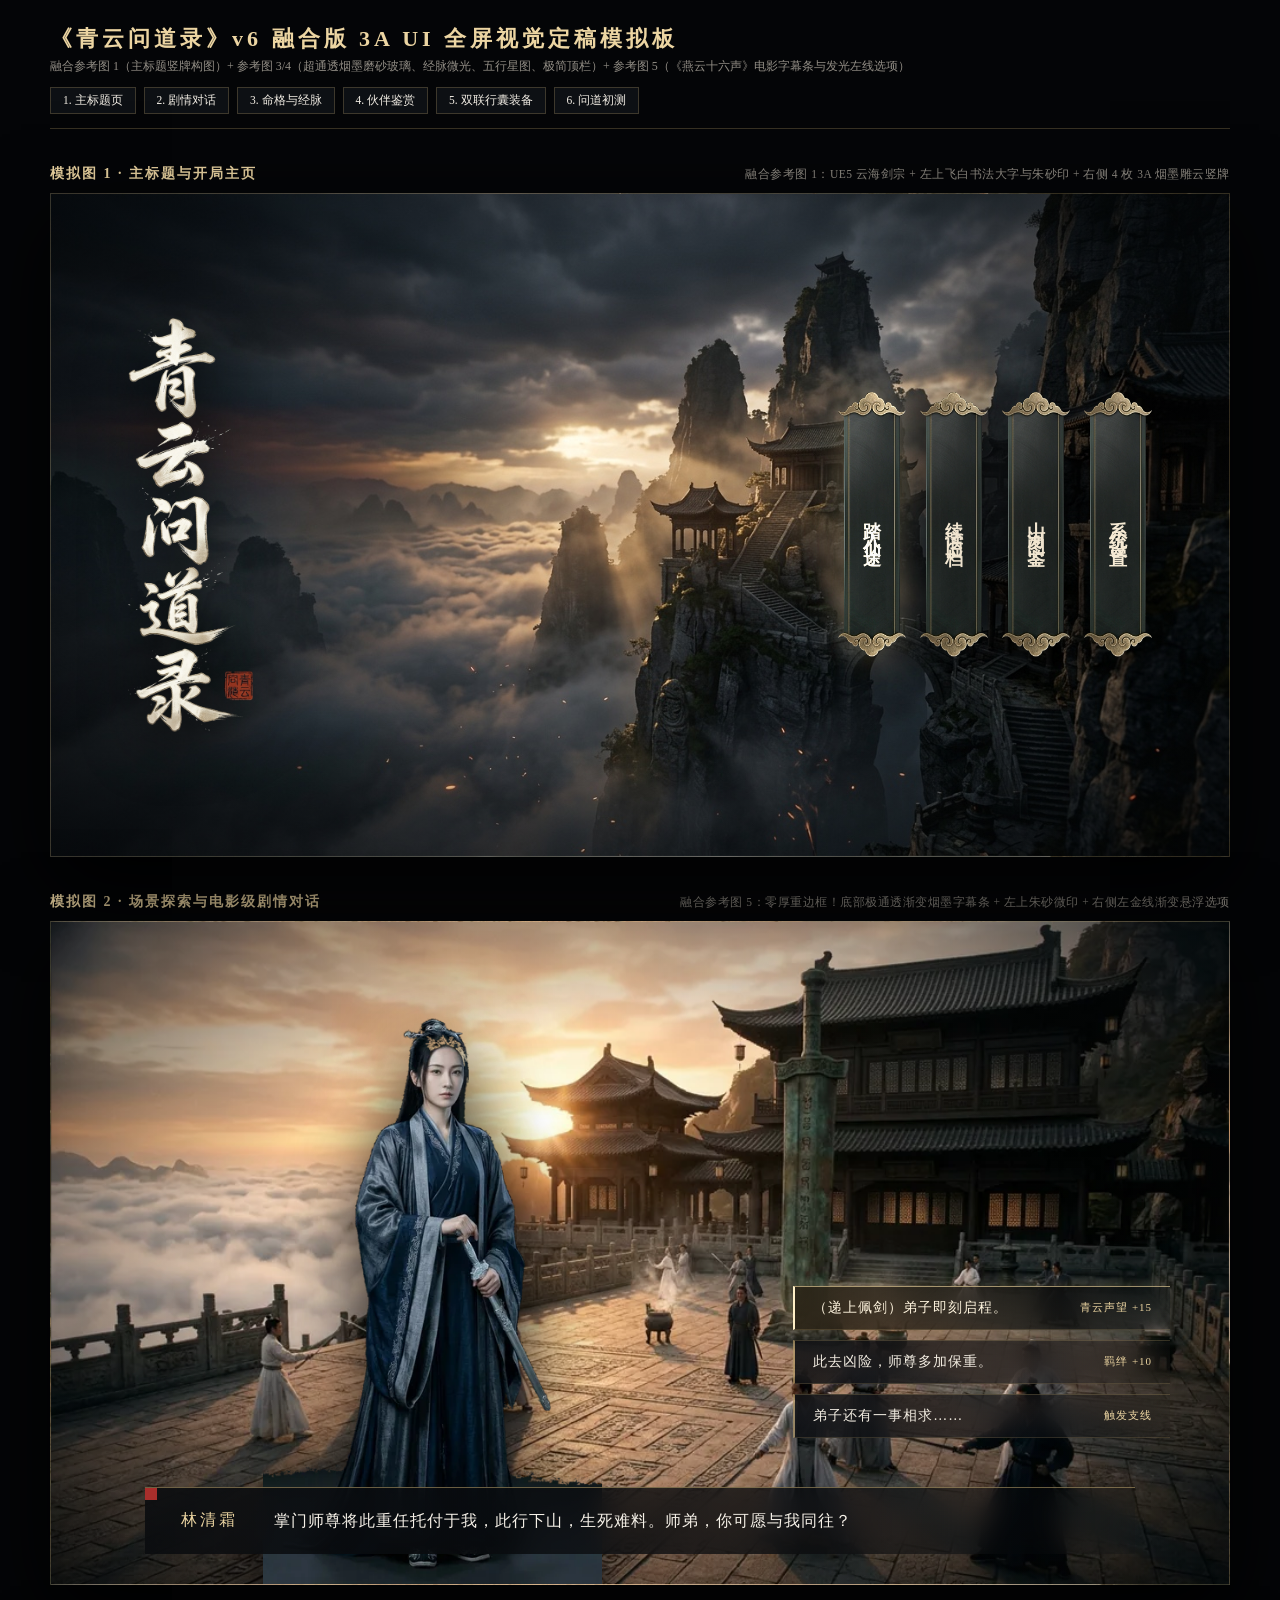
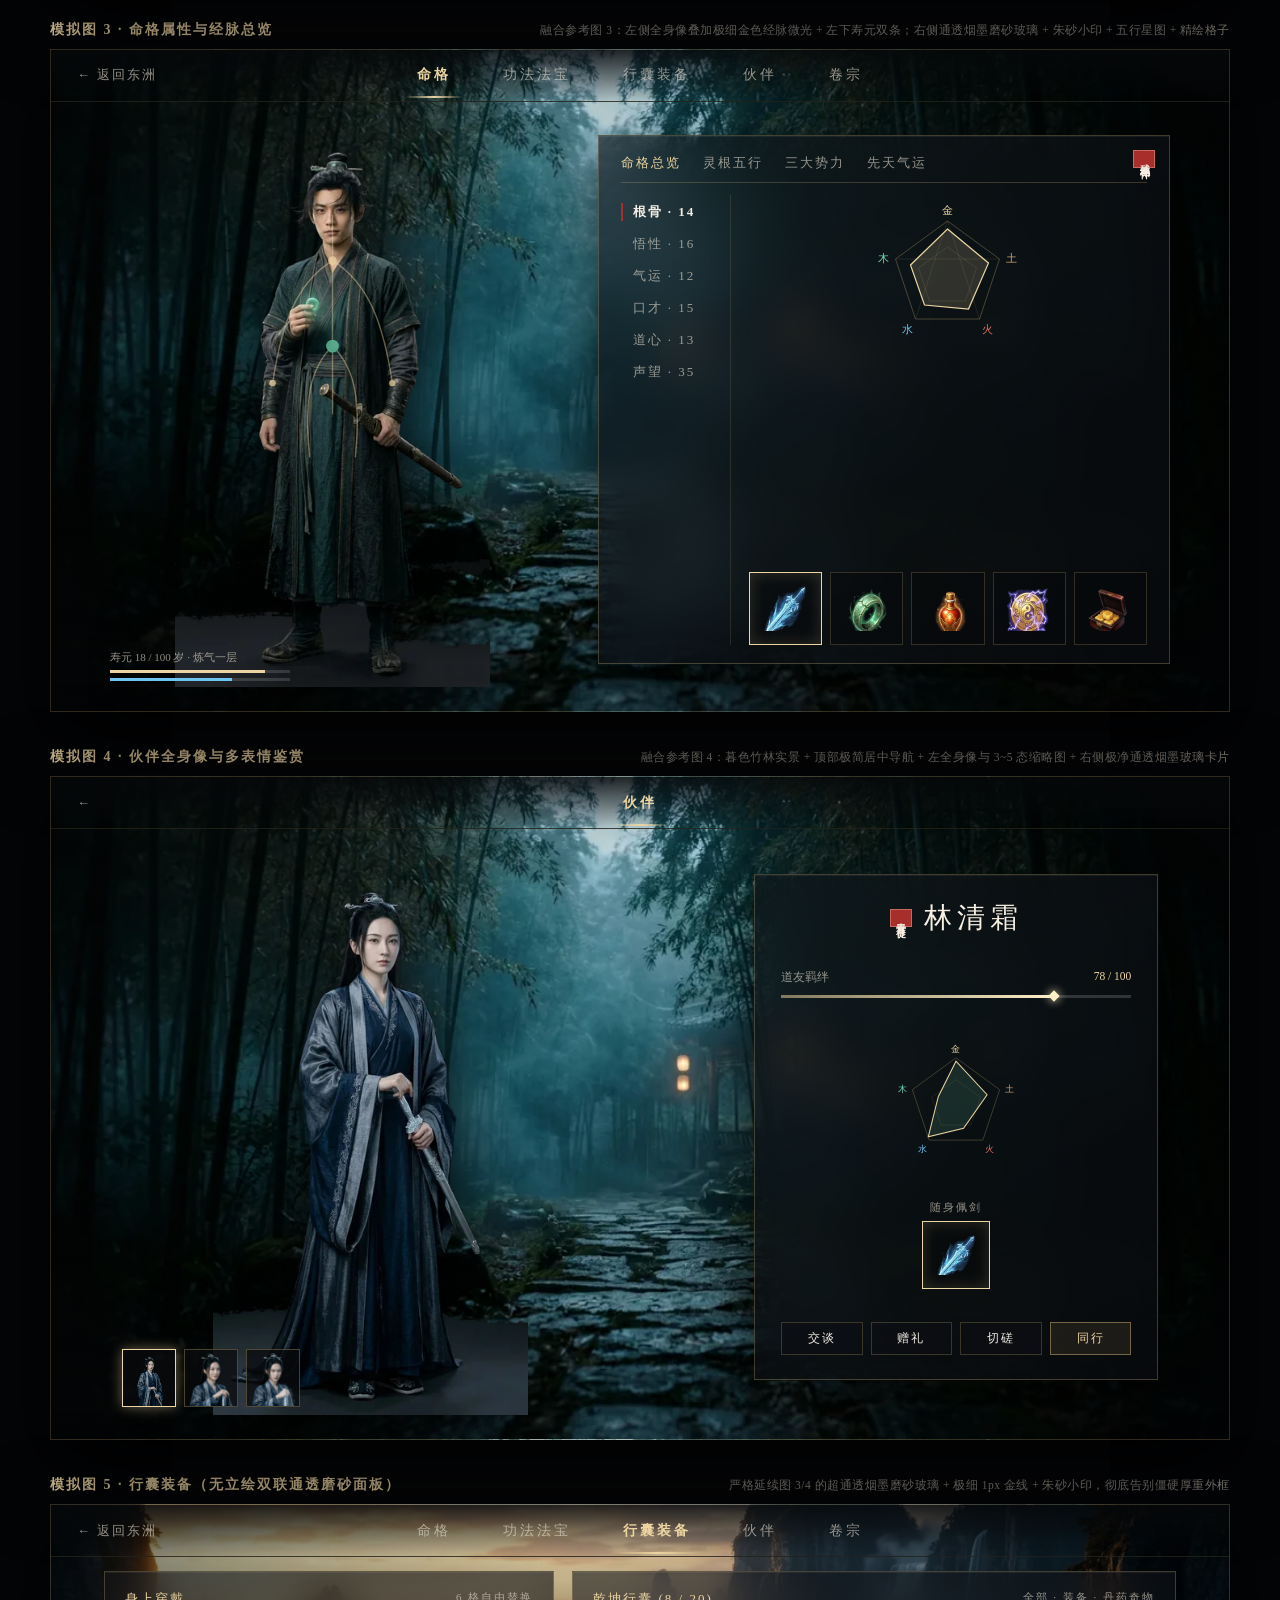
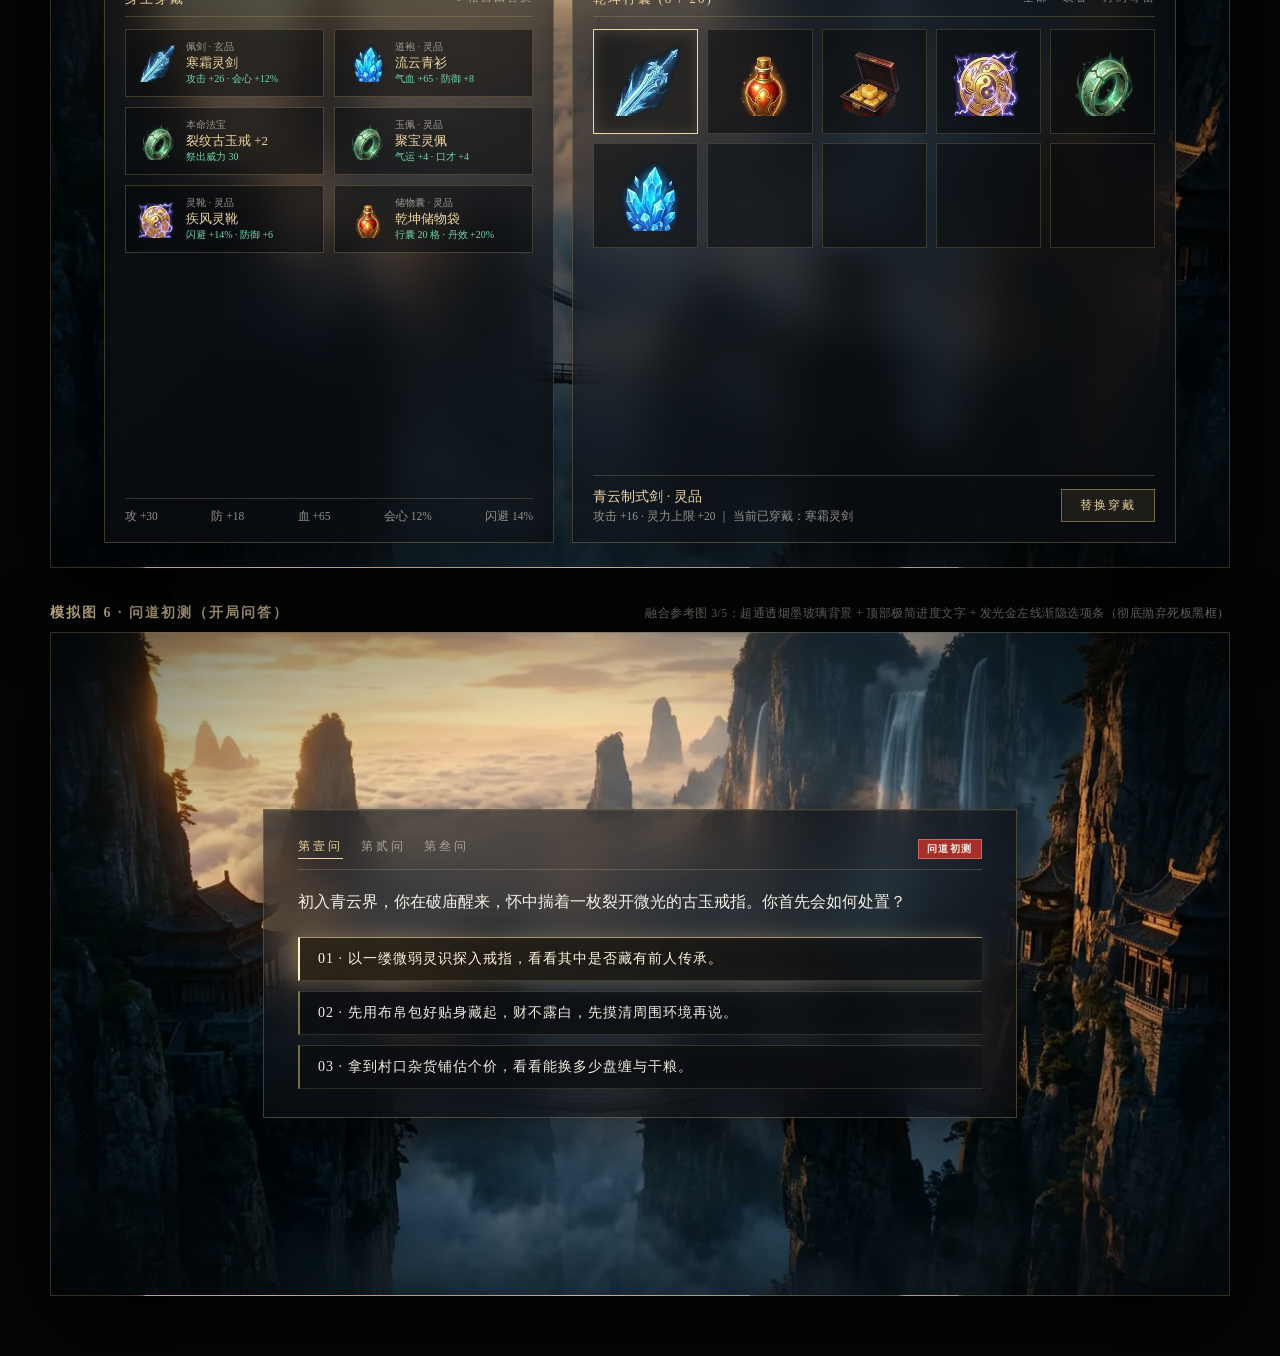
<file: ui_preview.html>
<!DOCTYPE html>
<html lang="zh-CN">
<head>
<meta charset="UTF-8" />
<meta name="viewport" content="width=device-width, initial-scale=1.0" />
<title>《青云问道录》v6 融合版 3A UI 全屏视觉定稿模拟板</title>
<style>
:root {
  --ink: #060709;
  --glass: rgba(12, 15, 19, 0.56);
  --glass-deep: rgba(10, 12, 16, 0.78);
  --gold: rgba(212, 184, 122, 0.48);
  --gold-bright: #ecd5a2;
  --gold-hair: rgba(212, 184, 122, 0.24);
  --vermilion: #a82e2b;
  --jade: #70d6ab;
  --text: #f2ede4;
  --muted: rgba(232, 224, 210, 0.62);
  --serif: "Songti SC", "STSong", "Noto Serif SC", "PingFang SC", Georgia, serif;
}
* { box-sizing: border-box; }
body {
  margin: 0; padding: 24px 20px 60px; background: #040507; color: var(--text);
  font-family: var(--serif); display: flex; flex-direction: column; align-items: center; gap: 36px;
}
.board-header {
  width: min(1180px, 96vw); display: flex; justify-content: space-between; align-items: flex-end;
  border-bottom: 1px solid var(--gold-hair); padding-bottom: 14px; flex-wrap: wrap; gap: 12px;
}
.board-header h1 { margin: 0; font-size: 22px; color: var(--gold-bright); letter-spacing: 4px; }
.board-header p { margin: 4px 0 0; font-size: 12px; color: var(--muted); }
.quick-nav { display: flex; gap: 8px; flex-wrap: wrap; }
.quick-nav a {
  text-decoration: none; font-size: 11.5px; color: var(--text); padding: 5px 12px;
  background: rgba(16,19,24,0.8); border: 1px solid var(--gold-hair); transition: 0.15s;
}
.quick-nav a:hover { border-color: var(--gold-bright); color: var(--gold-bright); }

.mock-section { width: min(1180px, 96vw); display: flex; flex-direction: column; gap: 10px; }
.mock-caption {
  display: flex; justify-content: space-between; align-items: baseline;
  font-size: 14px; color: var(--gold-bright); letter-spacing: 2px;
}
.mock-caption span { font-size: 11.5px; color: var(--muted); letter-spacing: 0.5px; }

/* 16:9 Cinema Frame */
.stage {
  position: relative; width: 100%; aspect-ratio: 16 / 9; overflow: hidden;
  background-size: cover; background-position: center;
  border: 1px solid rgba(212,184,122,0.22);
  box-shadow: 0 28px 80px rgba(0,0,0,0.85);
}
.stage::after {
  content: ""; position: absolute; inset: 0; pointer-events: none;
  background: radial-gradient(ellipse at center, transparent 48%, rgba(4,6,8,0.62) 100%);
}
.z2 { position: relative; z-index: 2; }

/* Shared 3A Frosted Glass Panel (Ref #3 & #4 aesthetic) */
.frosted {
  background: linear-gradient(160deg, rgba(16,20,25,0.62), rgba(9,11,15,0.78));
  backdrop-filter: blur(22px); -webkit-backdrop-filter: blur(22px);
  border: 1px solid rgba(212,184,122,0.28);
  box-shadow: 0 24px 60px rgba(0,0,0,0.65), inset 0 1px 0 rgba(255,255,255,0.06);
}
.v-seal {
  display: inline-block; writing-mode: vertical-rl; text-orientation: upright;
  background: var(--vermilion); color: #f9eee4; font-size: 10px; font-weight: 700;
  padding: 5px 3px; letter-spacing: 1.5px; border: 1px solid rgba(255,215,190,0.35);
}
.thin-btn {
  padding: 7px 18px; font-size: 12px; letter-spacing: 2px; color: var(--text);
  background: rgba(14,17,22,0.58); border: 1px solid var(--gold-hair);
  backdrop-filter: blur(10px); text-align: center;
}
.thin-btn.gold { border-color: var(--gold); color: var(--gold-bright); background: rgba(212,184,122,0.1); }

/* ===== MOCK 1: TITLE HOME ===== */
.m1-wrap {
  position: relative; z-index: 2; width: 100%; height: 100%;
  display: flex; align-items: center; justify-content: space-between; padding: 5% 6.5%;
}
.m1-logo { height: 76%; object-fit: contain; filter: drop-shadow(0 12px 30px rgba(0,0,0,0.92)); }
.m1-plaques { display: flex; gap: 14px; }
.m1-plaque {
  width: 68px; height: 265px; writing-mode: vertical-rl; text-orientation: upright;
  display: flex; align-items: center; justify-content: center;
  font-size: 18px; font-weight: 600; letter-spacing: 9px; color: #f6ead4;
  background: url("assets/ui3a/plaque_vert.png") center/100% 100% no-repeat;
  filter: drop-shadow(0 14px 28px rgba(0,0,0,0.88));
}
.m1-plaque.hl { color: #fff5df; filter: brightness(1.16) drop-shadow(0 0 18px rgba(235,210,155,0.35)); }

/* ===== MOCK 2: CINEMA DIALOGUE (REF #5 ULTRA-CLEAN SUBTITLE + GLOW CHOICES) ===== */
.m2-char {
  position: absolute; bottom: 0; left: 18%; height: 92%; z-index: 2;
  filter: drop-shadow(0 18px 36px rgba(0,0,0,0.88));
}
.m2-choices {
  position: absolute; right: 5%; bottom: 22%; z-index: 4; width: 32%;
  display: flex; flex-direction: column; gap: 10px;
}
.m2-opt {
  padding: 12px 18px; font-size: 14px; letter-spacing: 1px; color: #f3ede2;
  background: linear-gradient(90deg, rgba(12,14,18,0.84), rgba(12,14,18,0.48) 72%, rgba(12,14,18,0.08));
  backdrop-filter: blur(12px);
  border-top: 1px solid rgba(212,184,122,0.22); border-bottom: 1px solid rgba(212,184,122,0.18);
  border-left: 2px solid rgba(212,184,122,0.55);
  display: flex; justify-content: space-between; align-items: center;
}
.m2-opt.active {
  background: linear-gradient(90deg, rgba(46,38,24,0.88), rgba(18,16,14,0.52) 75%, rgba(12,14,18,0.08));
  border-left: 2.5px solid #fff0c8; border-top-color: rgba(235,210,155,0.65);
  box-shadow: -6px 0 18px rgba(235,210,155,0.28);
  color: #fff5df;
}
.m2-opt em { font-style: normal; font-size: 11px; color: var(--gold-bright); }
.m2-subbar {
  position: absolute; left: 8%; right: 8%; bottom: 4.5%; z-index: 4;
  padding: 20px 36px; display: flex; align-items: center; gap: 36px;
  background: linear-gradient(90deg, rgba(10,12,15,0.88), rgba(10,12,15,0.74) 70%, rgba(10,12,15,0.12));
  backdrop-filter: blur(14px);
  border-top: 1px solid rgba(212,184,122,0.48);
}
.m2-subbar::before {
  content: ""; position: absolute; top: 0; left: 0; width: 12px; height: 12px; background: var(--vermilion);
}
.m2-name { font-size: 16px; color: var(--gold-bright); letter-spacing: 3px; white-space: nowrap; }
.m2-line { font-size: 16px; color: #f6f1e8; letter-spacing: 1px; line-height: 1.6; }

/* ===== MOCK 3: STATUS / MINGGE (REF #3 MERIDIAN + FROSTED GLASS + 5-ELEMENT + GLOW SLOTS) ===== */
.m3-top {
  position: absolute; top: 0; left: 0; right: 0; height: 52px; z-index: 4;
  background: linear-gradient(180deg, rgba(6,8,10,0.82), transparent);
  display: flex; align-items: center; justify-content: center; gap: 28px;
  border-bottom: 1px solid rgba(212,184,122,0.12);
}
.m3-top .back { position: absolute; left: 26px; font-size: 13px; color: var(--muted); letter-spacing: 2px; }
.m3-tab { font-size: 14px; letter-spacing: 3px; color: var(--muted); padding: 14px 12px; position: relative; }
.m3-tab.active { color: var(--gold-bright); font-weight: 700; }
.m3-tab.active::after {
  content: ""; position: absolute; left: 0; right: 0; bottom: 0; height: 2px;
  background: linear-gradient(90deg, transparent, var(--gold-bright), transparent);
}
.m3-body {
  position: relative; z-index: 2; width: 100%; height: 100%;
  display: flex; align-items: center; justify-content: space-between; padding: 62px 5% 24px;
}
.m3-left { width: 42%; height: 100%; position: relative; display: flex; align-items: flex-end; justify-content: center; }
.m3-left img.char { height: 98%; object-fit: contain; filter: drop-shadow(0 18px 36px rgba(0,0,0,0.9)); }
.m3-meridian { position: absolute; inset: 8% 18% 12% 18%; pointer-events: none; opacity: 0.72; }
.m3-life {
  position: absolute; left: 0; bottom: 6px; width: 180px;
  font-size: 11px; color: var(--muted); display: flex; flex-direction: column; gap: 5px;
}
.m3-lbar { height: 3px; background: rgba(255,255,255,0.14); }
.m3-lbar i { display: block; height: 100%; background: var(--gold-bright); }
.m3-panel { width: 54%; height: 92%; display: flex; flex-direction: column; padding: 18px 22px; position: relative; }
.m3-split { flex: 1; display: flex; gap: 18px; min-height: 0; }
.m3-sidenav { width: 110px; border-right: 1px solid rgba(212,184,122,0.14); padding-right: 12px; display: flex; flex-direction: column; gap: 14px; padding-top: 8px; }
.m3-snav-item { font-size: 13px; color: var(--muted); padding-left: 10px; border-left: 2px solid transparent; letter-spacing: 2px; }
.m3-snav-item.active { color: var(--text); border-left-color: var(--vermilion); font-weight: 600; }
.m3-content { flex: 1; display: flex; flex-direction: column; justify-content: space-between; }
.m3-grid5 { display: grid; grid-template-columns: repeat(5, 1fr); gap: 8px; }
.m3-slot {
  aspect-ratio: 1 / 1; background: rgba(6,8,10,0.52); border: 1px solid rgba(212,184,122,0.22);
  display: flex; align-items: center; justify-content: center; padding: 8px;
}
.m3-slot.sel { border-color: var(--gold-bright); box-shadow: inset 0 0 16px rgba(235,210,155,0.18); }
.m3-slot img { width: 80%; height: 80%; object-fit: contain; }

/* ===== MOCK 4: COMPANION (REF #4 BAMBOO + FULL BODY + 3 THUMBS + CLEAN FROSTED CARD) ===== */
.m4-thumbs {
  position: absolute; left: 0; bottom: 8px; display: flex; gap: 8px;
}
.m4-thumb {
  width: 54px; height: 58px; border: 1px solid rgba(212,184,122,0.32); overflow: hidden;
  background: rgba(8,10,12,0.75);
}
.m4-thumb.active { border-color: var(--gold-bright); box-shadow: 0 0 12px rgba(235,210,155,0.45); }
.m4-thumb img { width: 100%; height: 100%; object-fit: cover; object-position: top; }
.m4-card {
  width: 39%; height: 88%; padding: 24px 26px; display: flex; flex-direction: column; align-items: center;
  justify-content: space-between;
}
.m4-bond-track {
  width: 100%; height: 3px; background: rgba(255,255,255,0.16); position: relative; margin: 10px 0;
}
.m4-bond-fill { width: 78%; height: 100%; background: linear-gradient(90deg, var(--gold), #fff0c8); position: relative; }
.m4-bond-fill::after {
  content: ""; position: absolute; right: -4px; top: -3px; width: 8px; height: 8px;
  background: #fff0c8; transform: rotate(45deg); box-shadow: 0 0 10px #fff0c8;
}
.m4-actions { width: 100%; display: grid; grid-template-columns: repeat(4, 1fr); gap: 8px; }

/* ===== MOCK 5: DUAL BAG & EQUIPMENT (NO PORTRAIT, ULTRA-TRANSLUCENT GLASS) ===== */
.m5-dual {
  position: relative; z-index: 2; width: 100%; height: 100%;
  display: flex; gap: 18px; padding: 66px 4.5% 24px;
}
.m5-left { width: 42%; height: 100%; padding: 18px 20px; display: flex; flex-direction: column; gap: 12px; }
.m5-right { flex: 1; height: 100%; padding: 18px 20px; display: flex; flex-direction: column; gap: 12px; }
.m5-eqgrid { display: grid; grid-template-columns: repeat(2, 1fr); gap: 10px; }
.m5-eq {
  display: flex; align-items: center; gap: 10px; padding: 10px 12px;
  background: rgba(8,10,13,0.52); border: 1px solid rgba(212,184,122,0.26);
}
.m5-eq img { width: 38px; height: 38px; object-fit: contain; }

/* ===== MOCK 6: QUIZ & COMBAT ===== */
.m6-quiz {
  position: relative; z-index: 2; width: 64%; margin: auto; padding: 28px 34px;
  display: flex; flex-direction: column; gap: 14px;
}
</style>
</head>
<body>

<div class="board-header">
  <div>
    <h1>《青云问道录》v6 融合版 3A UI 全屏视觉定稿模拟板</h1>
    <p>融合参考图 1（主标题竖牌构图）+ 参考图 3/4（超通透烟墨磨砂玻璃、经脉微光、五行星图、极简顶栏）+ 参考图 5（《燕云十六声》电影字幕条与发光左线选项）</p>
  </div>
  <div class="quick-nav">
    <a href="#m1">1. 主标题页</a>
    <a href="#m2">2. 剧情对话</a>
    <a href="#m3">3. 命格与经脉</a>
    <a href="#m4">4. 伙伴鉴赏</a>
    <a href="#m5">5. 双联行囊装备</a>
    <a href="#m6">6. 问道初测</a>
  </div>
</div>

<!-- 1. 主标题页 -->
<section class="mock-section" id="m1">
  <div class="mock-caption">
    <b>模拟图 1 · 主标题与开局主页</b>
    <span>融合参考图 1：UE5 云海剑宗 + 左上飞白书法大字与朱砂印 + 右侧 4 枚 3A 烟墨雕云竖牌</span>
  </div>
  <div class="stage" style="background-image:url('assets/ui3a/title_bg.jpg');">
    <div class="m1-wrap">
      <img class="m1-logo" src="assets/ui3a/logo_calligraphy.png" alt="青云问道录" />
      <div class="m1-plaques">
        <div class="m1-plaque hl">踏入仙途</div>
        <div class="m1-plaque">续读旧档</div>
        <div class="m1-plaque">山河图鉴</div>
        <div class="m1-plaque">系统设置</div>
      </div>
    </div>
  </div>
</section>

<!-- 2. 剧情对话页（参考图 5） -->
<section class="mock-section" id="m2">
  <div class="mock-caption">
    <b>模拟图 2 · 场景探索与电影级剧情对话</b>
    <span>融合参考图 5：零厚重边框！底部极通透渐变烟墨字幕条 + 左上朱砂微印 + 右侧左金线渐变悬浮选项</span>
  </div>
  <div class="stage" style="background-image:url('assets/scenes/sect_plaza.webp');">
    <img class="m2-char" src="assets/chars/sister_full.webp" alt="林清霜" />
    <div class="m2-choices">
      <div class="m2-opt active"><span>（递上佩剑）弟子即刻启程。</span><em>青云声望 +15</em></div>
      <div class="m2-opt"><span>此去凶险，师尊多加保重。</span><em>羁绊 +10</em></div>
      <div class="m2-opt"><span>弟子还有一事相求……</span><em>触发支线</em></div>
    </div>
    <div class="m2-subbar">
      <div class="m2-name">林清霜</div>
      <div class="m2-line">掌门师尊将此重任托付于我，此行下山，生死难料。师弟，你可愿与我同往？</div>
    </div>
  </div>
</section>

<!-- 3. 命格与经脉页（参考图 3） -->
<section class="mock-section" id="m3">
  <div class="mock-caption">
    <b>模拟图 3 · 命格属性与经脉总览</b>
    <span>融合参考图 3：左侧全身像叠加极细金色经脉微光 + 左下寿元双条；右侧通透烟墨磨砂玻璃 + 朱砂小印 + 五行星图 + 精绘格子</span>
  </div>
  <div class="stage" style="background-image:url('assets/scenes/bamboo.webp');">
    <div class="m3-top">
      <span class="back">← 返回东洲</span>
      <span class="m3-tab active">命格</span>
      <span class="m3-tab">功法法宝</span>
      <span class="m3-tab">行囊装备</span>
      <span class="m3-tab">伙伴</span>
      <span class="m3-tab">卷宗</span>
    </div>
    <div class="m3-body">
      <div class="m3-left">
        <img class="char" src="assets/chars/hero_full.webp" alt="主角" />
        <svg class="m3-meridian" viewBox="0 0 200 320" fill="none">
          <path d="M100 40 L100 180 M100 72 C74 88 64 118 58 158 M100 72 C126 88 136 118 142 158 M100 132 C84 148 80 170 84 210 M100 132 C116 148 120 170 116 210" stroke="rgba(236,213,162,0.58)" stroke-width="1"/>
          <circle cx="100" cy="72" r="3" fill="#ecd5a2"/><circle cx="100" cy="132" r="4.5" fill="#70d6ab"/><circle cx="58" cy="158" r="2.2" fill="#ecd5a2"/><circle cx="142" cy="158" r="2.2" fill="#ecd5a2"/>
        </svg>
        <div class="m3-life">
          <span>寿元 18 / 100 岁 · 炼气一层</span>
          <div class="m3-lbar"><i style="width:86%"></i></div>
          <div class="m3-lbar"><i style="width:68%;background:#6cc4f0;"></i></div>
        </div>
      </div>
      <div class="frosted m3-panel">
        <span class="v-seal" style="position:absolute;top:14px;right:14px;">残魂相伴</span>
        <div style="display:flex;gap:22px;border-bottom:1px solid var(--gold-hair);padding-bottom:10px;margin-bottom:12px;font-size:13px;letter-spacing:2px;">
          <span style="color:var(--gold-bright);">命格总览</span>
          <span style="color:var(--muted);">灵根五行</span>
          <span style="color:var(--muted);">三大势力</span>
          <span style="color:var(--muted);">先天气运</span>
        </div>
        <div class="m3-split">
          <div class="m3-sidenav">
            <div class="m3-snav-item active">根骨 · 14</div>
            <div class="m3-snav-item">悟性 · 16</div>
            <div class="m3-snav-item">气运 · 12</div>
            <div class="m3-snav-item">口才 · 15</div>
            <div class="m3-snav-item">道心 · 13</div>
            <div class="m3-snav-item">声望 · 35</div>
          </div>
          <div class="m3-content">
            <div style="display:flex;justify-content:center;align-items:center;padding:6px 0;">
              <svg width="165" height="150" viewBox="0 0 150 150">
                <polygon points="75,20 127,58 107,118 43,118 23,58" fill="none" stroke="rgba(212,184,122,0.34)" stroke-width="0.9"/>
                <polygon points="75,46 104,67 93,100 57,100 46,67" fill="none" stroke="rgba(212,184,122,0.18)" stroke-width="0.7"/>
                <line x1="75" y1="20" x2="107" y2="118" stroke="rgba(212,184,122,0.16)" stroke-width="0.7"/>
                <line x1="75" y1="20" x2="43" y2="118" stroke="rgba(212,184,122,0.16)" stroke-width="0.7"/>
                <line x1="23" y1="58" x2="127" y2="58" stroke="rgba(212,184,122,0.16)" stroke-width="0.7"/>
                <polygon points="75,28 116,62 96,108 52,104 38,64" fill="rgba(236,213,162,0.16)" stroke="#ecd5a2" stroke-width="1.2"/>
                <text x="75" y="13" text-anchor="middle" fill="#ecd5a2" font-size="11">金</text>
                <text x="139" y="61" text-anchor="middle" fill="#d6a874" font-size="11">土</text>
                <text x="115" y="132" text-anchor="middle" fill="#e07060" font-size="11">火</text>
                <text x="35" y="132" text-anchor="middle" fill="#6cc4f0" font-size="11">水</text>
                <text x="11" y="61" text-anchor="middle" fill="#70d6ab" font-size="11">木</text>
              </svg>
            </div>
            <div class="m3-grid5">
              <div class="m3-slot sel"><img src="assets/items/frost_sword.webp"/></div>
              <div class="m3-slot"><img src="assets/items/jade_ring.webp"/></div>
              <div class="m3-slot"><img src="assets/items/elixir_pill.webp"/></div>
              <div class="m3-slot"><img src="assets/items/lightning_disk.webp"/></div>
              <div class="m3-slot"><img src="assets/items/osmanthus_cake.webp"/></div>
            </div>
          </div>
        </div>
      </div>
    </div>
  </div>
</section>

<!-- 4. 伙伴鉴赏页（参考图 4） -->
<section class="mock-section" id="m4">
  <div class="mock-caption">
    <b>模拟图 4 · 伙伴全身像与多表情鉴赏</b>
    <span>融合参考图 4：暮色竹林实景 + 顶部极简居中导航 + 左全身像与 3~5 态缩略图 + 右侧极净通透烟墨玻璃卡片</span>
  </div>
  <div class="stage" style="background-image:url('assets/scenes/bamboo.webp');">
    <div class="m3-top">
      <span class="back">←</span>
      <span class="m3-tab active">伙伴</span>
    </div>
    <div class="m3-body" style="padding:62px 6% 24px;">
      <div class="m3-left" style="width:48%;">
        <img class="char" src="assets/chars/sister_full.webp" alt="林清霜" />
        <div class="m4-thumbs">
          <div class="m4-thumb active"><img src="assets/chars/sister_full.webp"/></div>
          <div class="m4-thumb"><img src="assets/chars/sister_smile.webp"/></div>
          <div class="m4-thumb"><img src="assets/chars/sister_fierce.webp"/></div>
        </div>
      </div>
      <div class="frosted m4-card">
        <div style="display:flex;align-items:center;gap:12px;">
          <span class="v-seal">青云首徒</span>
          <div style="font-size:28px;letter-spacing:5px;color:#f7efe2;">林清霜</div>
        </div>
        <div style="width:100%;">
          <div style="display:flex;justify-content:space-between;font-size:11.5px;color:var(--muted);"><span>道友羁绊</span><span style="color:var(--gold-bright);">78 / 100</span></div>
          <div class="m4-bond-track"><div class="m4-bond-fill"></div></div>
        </div>
        <svg width="136" height="126" viewBox="0 0 150 150">
          <polygon points="75,20 127,58 107,118 43,118 23,58" fill="none" stroke="rgba(212,184,122,0.34)" stroke-width="0.9"/>
          <polygon points="75,46 104,67 93,100 57,100 46,67" fill="none" stroke="rgba(212,184,122,0.18)" stroke-width="0.7"/>
          <polygon points="75,24 112,64 84,104 42,114 54,66" fill="rgba(112,214,171,0.14)" stroke="#ecd5a2" stroke-width="1.2"/>
          <text x="75" y="13" text-anchor="middle" fill="#ecd5a2" font-size="11">金</text>
          <text x="139" y="61" text-anchor="middle" fill="#d6a874" font-size="11">土</text>
          <text x="115" y="132" text-anchor="middle" fill="#e07060" font-size="11">火</text>
          <text x="35" y="132" text-anchor="middle" fill="#6cc4f0" font-size="11">水</text>
          <text x="11" y="61" text-anchor="middle" fill="#70d6ab" font-size="11">木</text>
        </svg>
        <div style="display:flex;flex-direction:column;align-items:center;gap:6px;">
          <span style="font-size:11px;color:var(--muted);letter-spacing:2px;">随身佩剑</span>
          <div class="m3-slot sel" style="width:68px;height:68px;"><img src="assets/items/frost_sword.webp"/></div>
        </div>
        <div class="m4-actions">
          <div class="thin-btn">交谈</div>
          <div class="thin-btn">赠礼</div>
          <div class="thin-btn">切磋</div>
          <div class="thin-btn gold">同行</div>
        </div>
      </div>
    </div>
  </div>
</section>

<!-- 5. 双联行囊装备（无立绘，沿用图 3/4 超通透烟墨玻璃语言） -->
<section class="mock-section" id="m5">
  <div class="mock-caption">
    <b>模拟图 5 · 行囊装备（无立绘双联通透磨砂面板）</b>
    <span>严格延续图 3/4 的超通透烟墨磨砂玻璃 + 极细 1px 金线 + 朱砂小印，彻底告别僵硬厚重外框</span>
  </div>
  <div class="stage" style="background-image:url('assets/scenes/world_map.webp');">
    <div class="m3-top">
      <span class="back">← 返回东洲</span>
      <span class="m3-tab">命格</span>
      <span class="m3-tab">功法法宝</span>
      <span class="m3-tab active">行囊装备</span>
      <span class="m3-tab">伙伴</span>
      <span class="m3-tab">卷宗</span>
    </div>
    <div class="m5-dual">
      <div class="frosted m5-left">
        <div style="display:flex;justify-content:space-between;border-bottom:1px solid var(--gold-hair);padding-bottom:8px;font-size:13px;letter-spacing:2px;color:var(--gold-bright);">
          <span>身上穿戴</span><span style="font-size:11px;color:var(--muted);">6 格自由替换</span>
        </div>
        <div class="m5-eqgrid">
          <div class="m5-eq"><img src="assets/items/frost_sword.webp"/><div><div style="font-size:10px;color:var(--muted);">佩剑 · 玄品</div><div style="font-size:13px;color:var(--gold-bright);">寒霜灵剑</div><div style="font-size:10px;color:var(--jade);">攻击 +26 · 会心 +12%</div></div></div>
          <div class="m5-eq"><img src="assets/items/spirit_stone.webp"/><div><div style="font-size:10px;color:var(--muted);">道袍 · 灵品</div><div style="font-size:13px;color:var(--gold-bright);">流云青衫</div><div style="font-size:10px;color:var(--jade);">气血 +65 · 防御 +8</div></div></div>
          <div class="m5-eq"><img src="assets/items/jade_ring.webp"/><div><div style="font-size:10px;color:var(--muted);">本命法宝</div><div style="font-size:13px;color:var(--gold-bright);">裂纹古玉戒 +2</div><div style="font-size:10px;color:var(--jade);">祭出威力 30</div></div></div>
          <div class="m5-eq"><img src="assets/items/jade_ring.webp"/><div><div style="font-size:10px;color:var(--muted);">玉佩 · 灵品</div><div style="font-size:13px;color:var(--gold-bright);">聚宝灵佩</div><div style="font-size:10px;color:var(--jade);">气运 +4 · 口才 +4</div></div></div>
          <div class="m5-eq"><img src="assets/items/lightning_disk.webp"/><div><div style="font-size:10px;color:var(--muted);">灵靴 · 灵品</div><div style="font-size:13px;color:var(--gold-bright);">疾风灵靴</div><div style="font-size:10px;color:var(--jade);">闪避 +14% · 防御 +6</div></div></div>
          <div class="m5-eq"><img src="assets/items/elixir_pill.webp"/><div><div style="font-size:10px;color:var(--muted);">储物囊 · 灵品</div><div style="font-size:13px;color:var(--gold-bright);">乾坤储物袋</div><div style="font-size:10px;color:var(--jade);">行囊 20 格 · 丹效 +20%</div></div></div>
        </div>
        <div style="margin-top:auto;padding-top:10px;border-top:1px solid var(--gold-hair);display:flex;justify-content:space-between;font-size:11.5px;color:var(--muted);">
          <span>攻 +30</span><span>防 +18</span><span>血 +65</span><span>会心 12%</span><span>闪避 14%</span>
        </div>
      </div>
      <div class="frosted m5-right">
        <div style="display:flex;justify-content:space-between;border-bottom:1px solid var(--gold-hair);padding-bottom:8px;font-size:13px;letter-spacing:2px;color:var(--gold-bright);">
          <span>乾坤行囊 (8 / 20)</span><span style="font-size:11px;color:var(--muted);">全部 · 装备 · 丹药奇物</span>
        </div>
        <div class="m3-grid5" style="gap:9px;">
          <div class="m3-slot sel"><img src="assets/items/frost_sword.webp"/></div>
          <div class="m3-slot"><img src="assets/items/elixir_pill.webp"/></div>
          <div class="m3-slot"><img src="assets/items/osmanthus_cake.webp"/></div>
          <div class="m3-slot"><img src="assets/items/lightning_disk.webp"/></div>
          <div class="m3-slot"><img src="assets/items/jade_ring.webp"/></div>
          <div class="m3-slot"><img src="assets/items/spirit_stone.webp"/></div>
          <div class="m3-slot"></div><div class="m3-slot"></div><div class="m3-slot"></div><div class="m3-slot"></div>
        </div>
        <div style="margin-top:auto;padding-top:12px;border-top:1px solid var(--gold-hair);display:flex;justify-content:space-between;align-items:center;">
          <div>
            <div style="font-size:14px;color:var(--gold-bright);">青云制式剑 · 灵品</div>
            <div style="font-size:11.5px;color:var(--muted);margin-top:3px;">攻击 +16 · 灵力上限 +20 ｜ 当前已穿戴：寒霜灵剑</div>
          </div>
          <div class="thin-btn gold">替换穿戴</div>
        </div>
      </div>
    </div>
  </div>
</section>

<!-- 6. 问道初测（融合图 3/5 通透磨砂 + 发光左线选项） -->
<section class="mock-section" id="m6">
  <div class="mock-caption">
    <b>模拟图 6 · 问道初测（开局问答）</b>
    <span>融合参考图 3/5：超通透烟墨玻璃背景 + 顶部极简进度文字 + 发光金左线渐隐选项条（彻底抛弃死板黑框）</span>
  </div>
  <div class="stage" style="background-image:url('assets/scenes/world_map.webp');display:flex;align-items:center;justify-content:center;">
    <div class="frosted m6-quiz">
      <div style="display:flex;justify-content:space-between;align-items:center;border-bottom:1px solid var(--gold-hair);padding-bottom:10px;">
        <div style="display:flex;gap:18px;font-size:12px;letter-spacing:3px;">
          <span style="color:var(--gold-bright);border-bottom:1.5px solid var(--gold-bright);padding-bottom:3px;">第壹问</span>
          <span style="color:var(--muted);">第贰问</span>
          <span style="color:var(--muted);">第叁问</span>
        </div>
        <span class="v-seal" style="writing-mode:horizontal-tb;padding:2px 8px;">问道初测</span>
      </div>
      <div style="font-size:16px;line-height:1.8;color:#f5f0e6;margin:4px 0 6px;">
        初入青云界，你在破庙醒来，怀中揣着一枚裂开微光的古玉戒指。你首先会如何处置？
      </div>
      <div style="display:flex;flex-direction:column;gap:10px;">
        <div class="m2-opt active"><span>01 · 以一缕微弱灵识探入戒指，看看其中是否藏有前人传承。</span></div>
        <div class="m2-opt"><span>02 · 先用布帛包好贴身藏起，财不露白，先摸清周围环境再说。</span></div>
        <div class="m2-opt"><span>03 · 拿到村口杂货铺估个价，看看能换多少盘缠与干粮。</span></div>
      </div>
    </div>
  </div>
</section>

</body>
</html>
</file>
<file: styles/main.css>
:root {
  --ink: #050608;
  --glass: rgba(11, 13, 17, 0.72);
  --glass-deep: rgba(8, 10, 13, 0.88);
  --glass-soft: rgba(14, 17, 22, 0.56);
  --gold: rgba(212, 184, 122, 0.52);
  --gold-bright: #ebd29b;
  --gold-hair: rgba(212, 184, 122, 0.22);
  --gold-faint: rgba(212, 184, 122, 0.11);
  --vermilion: #a82e2b;
  --jade: #6fd3a8;
  --qi: #5eb8e8;
  --hp: #d95252;
  --text: #f0ebe1;
  --muted: rgba(232, 224, 210, 0.62);
  --serif: "Songti SC", "STSong", "Noto Serif SC", "PingFang SC", Georgia, serif;
}
* { box-sizing: border-box; -webkit-tap-highlight-color: transparent; user-select: none; }
html, body {
  margin: 0; padding: 0; width: 100%; height: 100%; overflow: hidden;
  background: #030406; color: var(--text); font-family: var(--serif);
  display: flex; align-items: center; justify-content: center;
}

/* Harmonious 16:9 Cinema Stage on Desktop; 100% Edge-to-Edge on Mobile Landscape */
#app {
  position: relative;
  width: min(100vw, 177.78vh, 1440px);
  height: min(100vh, 56.25vw, 810px);
  overflow: hidden; background: var(--ink);
  border: 1px solid rgba(212, 184, 122, 0.16);
  box-shadow: 0 28px 90px rgba(0, 0, 0, 0.92);
}
@media screen and (max-width: 1024px) and (max-height: 540px) {
  #app {
    width: 100vw; height: 100vh; max-width: none; max-height: none;
    border: none; box-shadow: none;
  }
}

#world-viewport {
  position: absolute; inset: 0; z-index: 1;
  background-size: cover; background-position: center;
  transition: background-image 0.55s ease, filter 0.45s ease;
}
#world-viewport::after {
  content: ""; position: absolute; inset: 0; pointer-events: none;
  background:
    radial-gradient(ellipse at center, transparent 42%, rgba(5,7,9,0.74) 100%),
    linear-gradient(180deg, rgba(5,7,9,0.42) 0%, transparent 24%, transparent 66%, rgba(5,7,9,0.88) 100%);
}
#fx-canvas { position: absolute; inset: 0; z-index: 18; pointer-events: none; width: 100%; height: 100%; }

@keyframes breathe { 0%,100%{transform:translateY(0)} 50%{transform:translateY(-4px)} }
@keyframes pulseCore { 0%,100%{opacity:0.78;transform:scale(1)} 50%{opacity:1;transform:scale(1.1)} }
@keyframes shakeAnim {
  10%,90%{transform:translate3d(-3px,0,0)} 20%,80%{transform:translate3d(5px,2px,0)}
  30%,50%,70%{transform:translate3d(-6px,-2px,0)} 40%,60%{transform:translate3d(5px,1px,0)}
}
.shake { animation: shakeAnim 0.3s cubic-bezier(.36,.07,.19,.97) both; }
@keyframes hitFlash {
  0%,100%{filter:drop-shadow(0 12px 24px rgba(0,0,0,0.9))}
  35%{filter:brightness(2.2) drop-shadow(0 0 20px #ff7676)}
}
.hit-flash { animation: hitFlash 0.32s ease; }
@keyframes dmgPop {
  0%{opacity:0;transform:translate(-50%,8px) scale(0.75)}
  20%{opacity:1;transform:translate(-50%,-12px) scale(1.15)}
  100%{opacity:0;transform:translate(-50%,-54px) scale(0.95)}
}
@keyframes fadeUp {
  0%{opacity:0;transform:translateY(10px)}
  100%{opacity:1;transform:translateY(0)}
}
@keyframes pingRing {
  0%{transform:scale(0.95);opacity:0.85}
  70%{transform:scale(2.05);opacity:0}
  100%{transform:scale(2.05);opacity:0}
}

/* ===== v6.1 UNIFIED 3A SMOKED-OBSIDIAN FROSTED GLASS + 1PX NOTCHED CHAMPAGNE-GOLD HAIRLINE ===== */
.glass-panel, .dual-left, .dual-right, .mini-card, .title-box {
  background: rgba(11, 14, 18, 0.76);
  backdrop-filter: blur(20px); -webkit-backdrop-filter: blur(20px);
  border: 1px solid rgba(200, 176, 122, 0.48);
  box-shadow: 0 22px 54px rgba(0, 0, 0, 0.82), inset 0 0 0 3px rgba(11, 14, 18, 0.65), inset 0 0 0 4px rgba(200, 176, 122, 0.14);
  position: relative;
}
.glass-panel::before, .dual-left::before, .dual-right::before, .mini-card::before, .title-box::before {
  content: ""; position: absolute; top: 8px; right: 8px; width: 7px; height: 7px;
  background: var(--vermilion); opacity: 0.78; pointer-events: none;
  border: 1px solid rgba(255, 220, 195, 0.3);
}

/* Top-Center Minimalist Region Header */
.hud-tc {
  position: absolute; z-index: 22; pointer-events: none;
  top: max(14px, env(safe-area-inset-top)); left: 50%; transform: translateX(-50%);
  display: flex; flex-direction: column; align-items: center; gap: 2px;
}
.region-title {
  font-size: 13px; font-weight: 600; letter-spacing: 5px; color: var(--gold-bright);
  padding: 3px 22px; text-shadow: 0 2px 10px #000;
  background: linear-gradient(90deg, transparent, rgba(11,14,18,0.72) 20%, rgba(11,14,18,0.72) 80%, transparent);
  border-bottom: 1px solid rgba(200, 176, 122, 0.35);
}
.region-sub {
  font-size: 10px; letter-spacing: 1.5px; color: var(--muted); text-shadow: 0 1px 6px #000;
}

/* Quiz Stepper & Indexed Choices */
.quiz-steps { display: flex; align-items: center; gap: 8px; margin-bottom: 12px; }
.quiz-step-pill {
  font-size: 11px; letter-spacing: 2px; padding: 4px 14px;
  background: rgba(11, 14, 18, 0.74); border: 1px solid var(--gold-hair);
  color: var(--muted); opacity: 0.72;
}
.quiz-step-pill.active { color: var(--gold-bright); opacity: 1; border-color: var(--gold-bright); background: rgba(200, 176, 122, 0.12); }
.quiz-step-pill.done { color: var(--jade); opacity: 0.92; border-color: rgba(111, 211, 168, 0.38); }
.quiz-btn { display: flex; align-items: flex-start; gap: 10px; }
.quiz-idx {
  font-family: monospace; font-size: 11px; color: var(--gold-bright);
  opacity: 0.8; flex-shrink: 0; padding-top: 1px;
}

/* Active Event Beacon Ring on Map Pin */
.map-pin.has-event .pin-vlabel { border-top-color: var(--vermilion); color: var(--gold-bright); }
.map-pin.has-event .pin-dot { position: relative; }
.map-pin.has-event .pin-dot::after {
  content: ""; position: absolute; inset: -4px; border-radius: 50%;
  border: 1.5px solid var(--vermilion); animation: pingRing 1.9s ease-out infinite;
}

/* Filter Pills & EXP / Stat Micro Bars */
.filter-pills { display: flex; gap: 4px; }
.filter-pill {
  background: transparent; border: 1px solid var(--gold-hair); color: var(--muted);
  font-family: var(--serif); font-size: 10px; padding: 2px 8px; cursor: pointer; transition: 0.14s;
}
.filter-pill.active, .filter-pill:hover { border-color: var(--gold-bright); color: var(--gold-bright); background: rgba(212,184,122,0.12); }
.stat-mini-bar { width: 100%; height: 2px; background: rgba(255,255,255,0.1); margin-top: 4px; overflow: hidden; }
.stat-mini-bar i { display: block; height: 100%; background: linear-gradient(90deg, var(--gold), var(--gold-bright)); }
.exp-track { width: 100%; height: 4px; background: rgba(255,255,255,0.1); margin: 5px 0 3px; overflow: hidden; }
.exp-fill { height: 100%; background: linear-gradient(90deg, #4b9c7a, var(--jade)); transition: width 0.3s; }

/* Combat Qi Bar, Status Pills & Talisman Icon */
.c-track.qi { height: 3px; margin-top: 3px; }
.c-fill-qi { height: 100%; background: linear-gradient(90deg, #276e9c, #6cc6f5); transition: width 0.25s; }
.c-pill {
  font-size: 9.5px; padding: 1px 6px; border: 1px solid var(--gold-hair);
  background: rgba(10,12,15,0.7); color: var(--jade);
}
.c-pill.stun { border-color: rgba(235,210,155,0.6); color: var(--gold-bright); }
.talisman-btn svg { width: 16px; height: 16px; stroke-width: 1.4; opacity: 0.9; margin-bottom: 1px; }
.talisman-btn.disabled { opacity: 0.42; pointer-events: none; }

/* Dialogue Entrance & Continue Diamond */
.dlg-bar { animation: fadeUp 0.2s ease-out; }
.dlg-choices-float { animation: fadeUp 0.24s ease-out; }
.dlg-bar::after {
  content: ""; position: absolute; right: 16px; bottom: 12px; width: 6px; height: 6px;
  background: var(--gold-bright); transform: rotate(45deg); opacity: 0.72;
  animation: pulseCore 2s ease-in-out infinite;
}

#rotate-hint {
  display: none; position: fixed; inset: 0; z-index: 9999;
  background: rgba(7,8,9,0.97); color: var(--gold-bright);
  flex-direction: column; align-items: center; justify-content: center; text-align: center; padding: 24px;
}
@media screen and (orientation: portrait) and (max-width: 760px) { #rotate-hint { display: flex; } }

/* Minimalist 3A Corner Ticks (Pure Hairline, Zero Clipart) */
.aaa-ticks {
  position: relative;
}
.aaa-ticks::before {
  content: ""; position: absolute; inset: 4px; pointer-events: none;
  border: 1px solid var(--gold-faint);
}

/* ===== 1. TITLE HOME SCREEN (3A UE5 CLOUD-SEA + CALLIGRAPHY ARTWORK + 4 3A INK-GOLD PLAQUES) ===== */
.title-screen {
  position: absolute; inset: 0; z-index: 60; background-size: cover; background-position: center;
  display: flex; align-items: center; justify-content: center; padding: 0;
}
.title-screen::before {
  content: ""; position: absolute; inset: 0; pointer-events: none;
  background:
    radial-gradient(ellipse at 45% 44%, transparent 32%, rgba(4,5,7,0.68) 100%),
    linear-gradient(90deg, rgba(4,5,7,0.52) 0%, transparent 34%, transparent 64%, rgba(4,5,7,0.62) 100%);
}
.home-layout {
  position: relative; z-index: 2; width: 100%; height: 100%;
  display: flex; align-items: center; justify-content: space-between;
  padding: 5% 6%;
}
.home-brand {
  height: 100%; display: flex; flex-direction: column; align-items: center; justify-content: center; gap: 10px;
}
.home-logo-art {
  height: 74%; max-height: 440px; width: auto; object-fit: contain;
  filter: drop-shadow(0 10px 28px rgba(0,0,0,0.92)) drop-shadow(0 0 18px rgba(235,210,155,0.22));
}
.home-tagline {
  font-size: 11.5px; letter-spacing: 3.5px; color: #e2d5be;
  padding: 4px 14px; background: rgba(8,10,13,0.68); backdrop-filter: blur(10px);
  border-left: 2px solid var(--vermilion); border-top: 1px solid var(--gold-faint); border-bottom: 1px solid var(--gold-faint);
}
.home-plaques { display: flex; gap: 12px; align-items: center; }
.plaque-btn {
  position: relative; width: 58px; height: clamp(200px, 46vh, 250px); cursor: pointer;
  writing-mode: vertical-rl; text-orientation: upright;
  display: flex; align-items: center; justify-content: center;
  font-family: var(--serif); font-size: 16px; font-weight: 600; letter-spacing: 8px;
  color: rgba(242,234,218,0.88);
  background: rgba(11, 14, 18, 0.72); backdrop-filter: blur(18px); -webkit-backdrop-filter: blur(18px);
  border: 1px solid rgba(200, 176, 122, 0.42);
  box-shadow: 0 14px 32px rgba(0, 0, 0, 0.8), inset 0 0 0 3px rgba(11, 14, 18, 0.55), inset 0 0 0 4px rgba(200, 176, 122, 0.12);
  padding: 24px 0;
  transition: transform 0.18s ease, border-color 0.18s ease, color 0.18s ease, background 0.18s ease;
}
.plaque-btn::before {
  content: ""; position: absolute; top: 10px; left: 50%; width: 5px; height: 5px;
  margin-left: -2.5px; background: rgba(200, 176, 122, 0.65); transform: rotate(45deg);
}
.plaque-btn.primary {
  color: #fff2d6; border-color: rgba(235, 210, 155, 0.82);
  border-top: 2px solid var(--gold-bright);
  background: rgba(15, 19, 25, 0.82);
  box-shadow: 0 14px 34px rgba(0, 0, 0, 0.9), 0 0 18px rgba(200, 176, 122, 0.2);
}
.plaque-btn.primary::before { background: var(--vermilion); }
.plaque-btn:hover, .plaque-btn:active {
  transform: translateY(-6px); color: #fff6df; border-color: var(--gold-bright);
  background: rgba(22, 26, 33, 0.86);
}
.title-box {
  position: relative; z-index: 2; width: min(700px, 88%);
  padding: 20px 24px;
}
.title-main { font-size: 23px; font-weight: 700; color: var(--gold-bright); letter-spacing: 5px; margin: 0 0 6px; }
.title-sub { font-size: 11.5px; color: var(--muted); letter-spacing: 2px; margin: 0 0 14px; }
.quiz-btn {
  display: flex; align-items: center; gap: 12px; width: 100%; text-align: left;
  margin-bottom: 9px; padding: 11px 18px;
  background: rgba(11, 14, 18, 0.72); backdrop-filter: blur(14px);
  border: 1px solid rgba(200, 176, 122, 0.34); border-left: 2px solid rgba(200, 176, 122, 0.65);
  color: #f2eadc; font-family: var(--serif); font-size: 13px; cursor: pointer;
  transition: transform 0.14s ease, border-color 0.14s ease, background 0.14s ease;
}
.quiz-btn:hover, .quiz-btn:active {
  transform: translateX(4px); border-color: var(--gold-bright); border-left-color: var(--gold-bright);
  background: rgba(200, 176, 122, 0.12);
}

/* ===== 2. FLOATING 3A HUD (DUAL-ARC AVATAR + FROSTED PILL + THIN-LINE DOCK) ===== */
.hud-tl {
  position: absolute; z-index: 25;
  top: max(14px, env(safe-area-inset-top)); left: max(16px, env(safe-area-inset-left));
  display: flex; align-items: center; gap: 10px; cursor: pointer;
}
.arc-avatar { position: relative; width: 76px; height: 70px; display: flex; align-items: center; justify-content: center; flex-shrink: 0; }
.arc-avatar .avatar-face {
  width: 48px; height: 48px; border-radius: 50%; object-fit: cover; object-position: top;
  box-shadow: inset 0 0 8px #000;
}
.arc-avatar .avatar-ring {
  position: absolute; inset: 0; width: 100%; height: 100%; object-fit: contain;
  pointer-events: none; filter: drop-shadow(0 4px 12px rgba(0,0,0,0.88));
}
.hud-tl-meta {
  display: flex; flex-direction: column; gap: 4px;
  background: rgba(11, 14, 18, 0.76); backdrop-filter: blur(16px); -webkit-backdrop-filter: blur(16px);
  border: 1px solid rgba(200, 176, 122, 0.42); padding: 7px 14px;
  box-shadow: 0 8px 20px rgba(0,0,0,0.72);
}
.hud-realm-seal {
  font-size: 11px; color: var(--gold-bright); letter-spacing: 1.5px; font-weight: 600;
  display: flex; align-items: center; gap: 6px;
}
.hud-realm-seal::before {
  content: ""; width: 5px; height: 5px; background: var(--vermilion); transform: rotate(45deg);
}
.hud-mini-bars { display: flex; flex-direction: column; gap: 3px; width: 112px; }
.mini-bar { height: 3px; background: rgba(255,255,255,0.12); overflow: hidden; }
.mini-bar i { display: block; height: 100%; transition: width 0.28s; }
.mini-bar.hp i { background: linear-gradient(90deg, #a63232, #e86262); }
.mini-bar.qi i { background: linear-gradient(90deg, #2b7bb0, #6cc6f5); }
.hud-mini-nums { font-size: 9.5px; color: var(--muted); font-family: sans-serif; }

.hud-tr {
  position: absolute; z-index: 25;
  top: max(14px, env(safe-area-inset-top)); right: max(16px, env(safe-area-inset-right));
  display: flex; flex-direction: column; align-items: flex-end; gap: 6px;
}
.glass-pill {
  display: flex; align-items: center; gap: 12px;
  background: rgba(11, 14, 18, 0.76); backdrop-filter: blur(16px); -webkit-backdrop-filter: blur(16px);
  border: 1px solid rgba(200, 176, 122, 0.42);
  padding: 6px 16px; font-size: 11.5px; color: var(--text);
  box-shadow: 0 8px 20px rgba(0,0,0,0.72);
}
.glass-pill .sep { width: 1px; height: 11px; background: var(--gold-hair); }
.glass-pill b { color: var(--gold-bright); font-weight: 600; }
.glass-pill img.mini-ico { width: 15px; height: 15px; vertical-align: -3px; margin-right: 4px; }
.timeline-note {
  font-size: 10.5px; color: var(--muted); letter-spacing: 0.8px;
  padding: 3px 10px; background: rgba(10,12,15,0.62); backdrop-filter: blur(10px);
  border-right: 2px solid var(--vermilion); border-top: 1px solid var(--gold-faint); border-bottom: 1px solid var(--gold-faint);
}

/* Bottom-Right 3A Engraved Obsidian-Gold Dock Icons */
.hud-br {
  position: absolute; z-index: 25;
  bottom: max(12px, env(safe-area-inset-bottom)); right: max(16px, env(safe-area-inset-right));
  display: flex; gap: 6px; padding: 5px 7px;
  background: rgba(11,14,18,0.78); backdrop-filter: blur(16px); -webkit-backdrop-filter: blur(16px);
  border: 1px solid rgba(200, 176, 122, 0.36);
  box-shadow: 0 10px 28px rgba(0,0,0,0.72);
}
.dock-btn {
  width: 50px; height: 52px; padding: 0; background: transparent; border: none; cursor: pointer;
  display: flex; flex-direction: column; align-items: center; justify-content: flex-start;
  color: var(--muted); font-family: var(--serif); transition: transform 0.15s ease, filter 0.15s ease; position: relative;
}
.dock-btn img {
  width: 46px; height: 46px; object-fit: cover; border-radius: 2px;
  box-shadow: 0 4px 10px rgba(0,0,0,0.82);
}
.dock-btn span {
  position: absolute; bottom: -1px; left: 50%; transform: translateX(-50%);
  padding: 0 5px; font-size: 9.5px; letter-spacing: 1px; white-space: nowrap;
  color: var(--gold-bright); background: rgba(7,9,11,0.92); border: 1px solid var(--gold-hair);
}
.dock-btn:hover, .dock-btn:active, .dock-btn.active {
  transform: translateY(-2px); filter: brightness(1.18);
}

/* Bottom-Left Minimalist Scene Actions (lifted cleanly above version badge) */
.hud-bl {
  position: absolute; z-index: 25;
  bottom: max(30px, calc(env(safe-area-inset-bottom) + 18px)); left: max(16px, env(safe-area-inset-left));
  display: flex; gap: 7px; flex-wrap: wrap; max-width: 56%;
}
.sleek-btn {
  padding: 7px 16px; cursor: pointer; font-family: var(--serif); font-size: 12px; letter-spacing: 1.5px;
  background: rgba(11, 14, 18, 0.78); backdrop-filter: blur(12px); -webkit-backdrop-filter: blur(12px);
  border: 1px solid rgba(200, 176, 122, 0.56); color: var(--gold-bright);
  transition: transform 0.14s ease, border-color 0.14s ease, background 0.14s ease;
  box-shadow: 0 4px 14px rgba(0,0,0,0.65);
}
.sleek-btn:hover, .sleek-btn:active {
  border-color: var(--gold-bright); background: rgba(200, 176, 122, 0.16); transform: translateY(-1px);
}
.sleek-btn.ghost { color: rgba(240,235,225,0.86); border-color: rgba(200, 176, 122, 0.3); }
.sleek-btn.jade { color: var(--jade); border-color: rgba(111, 211, 168, 0.56); }

/* ===== 3. WORLD MAP (CONSTELLATION LINES + MINIMALIST JADE BEACON & VERTICAL PLAQUE) ===== */
#world-layer { position: absolute; inset: 0; z-index: 6; }
#map-lines-svg { position: absolute; inset: 0; width: 100%; height: 100%; pointer-events: none; z-index: 6; }
.map-pin {
  position: absolute; transform: translate(-50%, -100%); z-index: 8; cursor: pointer;
  display: flex; flex-direction: column; align-items: center; transition: transform 0.16s;
}
.map-pin:hover, .map-pin:active { transform: translate(-50%, -100%) scale(1.06); }
.pin-vlabel {
  writing-mode: vertical-rl; text-orientation: upright; letter-spacing: 2.5px;
  padding: 13px 10px; font-size: 12px; font-weight: 600; color: var(--text);
  background: url("../assets/ui3a/talisman_card.png") center/100% 100% no-repeat;
  border: none; filter: drop-shadow(0 6px 16px rgba(0,0,0,0.85)); margin-bottom: 4px;
}
.pin-dot {
  width: 24px; height: 24px; border-radius: 50%;
  background: url("../assets/ui3a/map_beacon.png") center/contain no-repeat;
  border: none;
  filter: drop-shadow(0 0 10px rgba(111,211,168,0.85));
  animation: pulseCore 3s ease-in-out infinite;
}

/* Scene Standing NPCs */
.scene-npc {
  position: absolute; bottom: 0; z-index: 7; cursor: pointer;
  display: flex; flex-direction: column; align-items: center; transition: transform 0.18s;
}
.scene-npc:hover { transform: translateY(-2px); }
.scene-npc img {
  height: 76%; max-height: 460px; width: auto;
  filter: drop-shadow(0 16px 32px rgba(0,0,0,0.88));
  animation: breathe 4s ease-in-out infinite;
}
.npc-caption {
  position: absolute; bottom: 78px; text-align: center; pointer-events: none;
  padding: 5px 18px;
  background: linear-gradient(90deg, transparent, rgba(10,12,15,0.84) 18%, rgba(10,12,15,0.84) 82%, transparent);
  border-top: 1px solid var(--gold-hair); border-bottom: 1px solid var(--gold-hair);
}
.npc-caption b { display: block; font-size: 13px; color: var(--gold-bright); letter-spacing: 2px; }
.npc-caption span { font-size: 10px; color: var(--muted); }

/* ===== 4. CINEMATIC 3A DIALOGUE (WHERE WINDS MEET FROSTED SUBTITLE BAR) ===== */
.dlg-layer {
  position: absolute; inset: 0; z-index: 45;
  background: linear-gradient(180deg, transparent 32%, rgba(5,7,9,0.78) 100%);
  display: flex; flex-direction: column; justify-content: flex-end;
}
.dlg-portrait {
  position: absolute; bottom: 96px; left: 7%; height: 78%; max-height: 460px;
  pointer-events: none; z-index: 46; filter: drop-shadow(0 16px 34px rgba(0,0,0,0.92));
}
.dlg-choices-float {
  position: absolute; right: max(26px, env(safe-area-inset-right)); bottom: 138px; z-index: 48;
  width: min(380px, 44%); display: flex; flex-direction: column; gap: 7px;
  max-height: 52%; overflow-y: auto;
}
.dlg-choice {
  text-align: left; padding: 10px 16px; cursor: pointer;
  background: rgba(11, 14, 18, 0.78); backdrop-filter: blur(16px); -webkit-backdrop-filter: blur(16px);
  border: 1px solid rgba(200, 176, 122, 0.36); border-left: 2px solid rgba(200, 176, 122, 0.52);
  color: var(--text); font-family: var(--serif); font-size: 12.5px;
  display: flex; justify-content: space-between; align-items: center; gap: 10px;
  box-shadow: 0 8px 20px rgba(0,0,0,0.68);
  transition: transform 0.14s, border-color 0.14s, background 0.14s;
}
.dlg-choice:first-child { border-left: 3px solid var(--gold-bright); }
.dlg-choice:hover, .dlg-choice:active {
  border-color: var(--gold-bright); border-left: 3px solid var(--gold-bright);
  background: rgba(200, 176, 122, 0.14); transform: translateX(-4px);
}
.dlg-choice em { font-style: normal; font-size: 10.5px; color: var(--gold-bright); flex-shrink: 0; }
.dlg-bar {
  position: relative; z-index: 47; min-height: 104px;
  margin: 0 max(22px, env(safe-area-inset-right)) max(14px, env(safe-area-inset-bottom)) max(22px, env(safe-area-inset-left));
  background: rgba(11, 14, 18, 0.8); backdrop-filter: blur(20px); -webkit-backdrop-filter: blur(20px);
  border: 1px solid rgba(200, 176, 122, 0.25); border-top: 1px solid rgba(200, 176, 122, 0.65);
  padding: 18px 34px 16px 25%;
  display: flex; align-items: flex-start; gap: 18px;
  box-shadow: 0 14px 36px rgba(0,0,0,0.82);
}
.dlg-bar::before {
  content: ""; position: absolute; top: 8px; left: 8px; width: 7px; height: 7px;
  background: var(--vermilion); opacity: 0.85;
}
.dlg-speaker-name {
  font-size: 14px; font-weight: 700; color: var(--gold-bright); letter-spacing: 2.5px;
  white-space: nowrap; padding-right: 12px; border-right: 1px solid var(--gold-hair);
}
.dlg-text { font-size: 13.5px; line-height: 1.78; color: var(--text); }

/* ===== 5. CINEMATIC 3A COMBAT (v6.1 FROSTED BAR + VERMILION SEAL + ICON SKILL CARDS) ===== */
.combat-layer {
  position: absolute; inset: 0; z-index: 45;
  display: flex; flex-direction: column; justify-content: space-between;
  padding: max(12px, env(safe-area-inset-top)) max(22px, env(safe-area-inset-right)) max(14px, env(safe-area-inset-bottom)) max(22px, env(safe-area-inset-left));
  background: linear-gradient(180deg, rgba(6,8,10,0.68) 0%, transparent 24%, transparent 66%, rgba(6,8,10,0.92) 100%);
}
.combat-top-wrap {
  margin: 0 auto; width: min(860px, 95%); display: flex; flex-direction: column; gap: 6px;
}
.combat-top {
  display: flex; align-items: center; gap: 16px;
  background: rgba(11, 14, 18, 0.78); backdrop-filter: blur(18px); -webkit-backdrop-filter: blur(18px);
  border: 1px solid rgba(200, 176, 122, 0.48); padding: 10px 20px;
  box-shadow: 0 12px 28px rgba(0,0,0,0.82), inset 0 0 0 3px rgba(11, 14, 18, 0.6), inset 0 0 0 4px rgba(200, 176, 122, 0.12);
}
.c-side { flex: 1; display: flex; flex-direction: column; gap: 4px; }
.c-head { display: flex; justify-content: space-between; align-items: baseline; font-size: 11.5px; margin-bottom: 2px; color: var(--text); }
.c-name { font-size: 13px; font-weight: 600; color: var(--gold-bright); letter-spacing: 1px; }
.c-name.enemy { color: #f5b3a8; }
.c-realm { font-style: normal; font-size: 10.5px; color: var(--muted); font-weight: 400; }
.c-meta { font-size: 10px; color: var(--jade); font-family: sans-serif; }
.enemy-side .c-meta { color: var(--muted); }
.c-bar-row { display: flex; align-items: center; gap: 8px; }
.c-bar-row .c-track { flex: 1; }
.c-blbl { font-size: 9.5px; color: var(--muted); width: 46px; flex-shrink: 0; text-align: left; font-family: sans-serif; }
.enemy-side .c-blbl { text-align: right; }
.c-blbl.gold { color: var(--gold-bright); }
.c-track { height: 5px; background: rgba(0,0,0,0.62); border: 1px solid rgba(200,176,122,0.22); overflow: hidden; }
.c-fill-hp { height: 100%; background: linear-gradient(90deg, #8e2424, #d95252); transition: width 0.2s; }
.c-fill-hp.hero { background: linear-gradient(90deg, #9a2f2f, #df6258); }
.c-vs {
  width: 34px; height: 52px; flex-shrink: 0;
  display: flex; align-items: center; justify-content: center; text-align: center;
  background: var(--vermilion); border: 1px solid rgba(255, 220, 195, 0.42);
  color: #f9efe3; font-size: 13px; font-weight: 700; line-height: 1.25;
  box-shadow: 0 4px 14px rgba(0,0,0,0.72);
}
.c-sub-pills { display: flex; gap: 8px; }
.c-sub-pill {
  font-size: 10.5px; color: var(--text); padding: 3px 10px;
  background: rgba(11, 14, 18, 0.74); backdrop-filter: blur(12px);
  border: 1px solid rgba(200, 176, 122, 0.35); display: inline-flex; align-items: center; gap: 5px;
}
.c-sub-pill em { font-style: normal; font-size: 9.5px; color: var(--gold-bright); }
.combat-stage { flex: 1; display: flex; justify-content: space-between; align-items: flex-end; padding: 0 8%; min-height: 0; }
.c-party { display: flex; align-items: flex-end; height: 96%; position: relative; }
.c-actor { position: relative; height: 100%; display: flex; align-items: flex-end; }
.c-actor img { height: 95%; max-height: 310px; width: auto; filter: drop-shadow(0 14px 28px rgba(0,0,0,0.95)); }
.c-actor.hero img { transform: scaleX(-1); }
.c-actor.ally img { height: 80%; max-height: 250px; margin-left: -38px; transform: scaleX(-1); opacity: 0.94; }
.dmg-float {
  position: absolute; top: 14%; left: 50%; z-index: 50; pointer-events: none;
  font-size: 24px; font-weight: 800; color: #ffe49c; text-shadow: 0 2px 10px #000, 0 0 14px #c93232;
  animation: dmgPop 0.85s ease-out forwards;
}
.combat-bottom { display: flex; flex-direction: column; align-items: center; gap: 8px; }
.combat-ticker { text-align: center; font-size: 12px; color: #e2d5be; text-shadow: 0 1px 4px #000; min-height: 18px; }
.talisman-bar { display: grid; grid-template-columns: repeat(5, 1fr); gap: 8px; width: min(640px, 94%); }
.talisman-btn {
  padding: 10px 8px 9px; cursor: pointer; text-align: center; font-family: var(--serif);
  background: rgba(11, 14, 18, 0.78); backdrop-filter: blur(16px); -webkit-backdrop-filter: blur(16px);
  border: 1px solid rgba(200, 176, 122, 0.36); color: var(--gold-bright);
  transition: transform 0.14s, border-color 0.14s, box-shadow 0.14s, background 0.14s;
  display: flex; flex-direction: column; align-items: center; justify-content: center; gap: 4px;
  box-shadow: 0 10px 22px rgba(0,0,0,0.78), inset 0 0 0 3px rgba(11, 14, 18, 0.55), inset 0 0 0 4px rgba(200, 176, 122, 0.1);
}
.talisman-btn:hover, .talisman-btn:active {
  border-color: var(--gold-bright); background: rgba(200, 176, 122, 0.14); transform: translateY(-4px);
}
.talisman-btn .t-ico {
  width: 28px; height: 28px; display: flex; align-items: center; justify-content: center;
  color: var(--gold-bright); margin-bottom: 1px;
}
.talisman-btn .t-ico svg { width: 26px; height: 26px; margin: 0; }
.talisman-btn .t-name { font-size: 12px; font-weight: 600; letter-spacing: 1px; color: #f6eedc; }
.talisman-btn .t-sub { font-size: 9.5px; color: var(--muted); }
.talisman-btn.ready {
  border-color: rgba(235, 210, 155, 0.88);
  box-shadow: 0 0 14px rgba(235, 210, 155, 0.25), 0 10px 22px rgba(0,0,0,0.82), inset 0 0 0 3px rgba(11, 14, 18, 0.55), inset 0 0 0 4px rgba(235, 210, 155, 0.24);
}
.talisman-btn.disabled { opacity: 0.44; filter: grayscale(0.35); pointer-events: none; }
.talisman-btn.counter .t-ico { color: #82d2ff; }
.talisman-btn.artifact { border-color: rgba(111, 211, 168, 0.52); }
.talisman-btn.artifact .t-ico { color: var(--jade); }
.talisman-btn.ghost .t-ico { color: var(--muted); }

/* ===== 6. FULL-SCREEN 3A SYSTEM OVERLAYS (FULL-BODY STATUS/ALLIES + DUAL-PANEL BAG/SKILLS/SAVE) ===== */
.sys-screen {
  position: absolute; inset: 0; z-index: 40;
  background-size: cover; background-position: center;
  display: flex; flex-direction: column;
  padding: max(12px, env(safe-area-inset-top)) max(22px, env(safe-area-inset-right)) max(14px, env(safe-area-inset-bottom)) max(22px, env(safe-area-inset-left));
}
.sys-screen::before {
  content: ""; position: absolute; inset: 0; pointer-events: none;
  background: linear-gradient(180deg, rgba(6,8,10,0.68) 0%, rgba(6,8,10,0.42) 35%, rgba(6,8,10,0.80) 100%);
}
.sys-topbar {
  position: relative; z-index: 44; display: flex; align-items: center; justify-content: space-between;
  margin-bottom: 10px; flex-shrink: 0;
}
.sys-nav {
  display: flex; gap: 6px; background: var(--glass); backdrop-filter: blur(16px);
  border: 1px solid var(--gold-hair); padding: 3px 10px;
}
.sys-main {
  position: relative; z-index: 42; flex: 1; min-height: 0;
  display: flex; gap: 16px; align-items: stretch; justify-content: space-between;
}
.fullbody-col {
  width: 42%; display: flex; align-items: flex-end; justify-content: center; position: relative;
}
.fullbody-wrap {
  position: relative; height: 100%; max-height: 100%; display: flex; align-items: flex-end; justify-content: center;
}
.fullbody-wrap img.full-char {
  height: 100%; width: auto; max-width: 100%; object-fit: contain;
  filter: drop-shadow(0 16px 32px rgba(0,0,0,0.92));
}
.dantian-waist {
  position: absolute; top: 43%; left: 50%; width: 44px; height: 44px; margin: -22px 0 0 -22px;
  border-radius: 50%;
  background: radial-gradient(circle, rgba(255,244,200,0.82) 0%, rgba(111,211,168,0.38) 48%, transparent 72%);
  animation: pulseCore 3s ease-in-out infinite; pointer-events: none;
}
.lifespan-ring {
  position: absolute; bottom: 8px; left: 0; pointer-events: auto;
  display: flex; align-items: center; gap: 8px;
  background: var(--glass); backdrop-filter: blur(10px);
  border: 1px solid var(--gold-hair); border-radius: 999px;
  padding: 5px 14px; font-size: 11.5px; color: var(--gold-bright); letter-spacing: 1px;
}
.expr-strip {
  position: absolute; bottom: 8px; left: 0; z-index: 45; pointer-events: auto;
  display: flex; gap: 6px; align-items: center;
}
.expr-thumb {
  width: 42px; height: 46px; border: 1px solid var(--gold-hair); cursor: pointer; overflow: hidden;
  background: rgba(10,12,15,0.82); position: relative; transition: 0.16s;
}
.expr-thumb img { width: 100%; height: 100%; object-fit: cover; object-position: top; }
.expr-thumb span {
  position: absolute; bottom: 0; left: 0; right: 0; font-size: 9px; text-align: center;
  background: rgba(8,10,12,0.84); color: var(--text); padding: 1px 0;
}
.expr-thumb.active { border-color: var(--gold-bright); box-shadow: 0 0 10px rgba(235,210,155,0.42); }

/* Frosted Panels (v6.1 Unified 3A Smoked-Obsidian Glass) */
.glass-panel, .dual-left, .dual-right {
  position: relative; z-index: 42; height: 100%;
  display: flex; flex-direction: column; padding: 14px 18px;
}
.glass-panel { width: 56%; max-width: 620px; }
.dual-left { width: 46%; }
.dual-right { flex: 1; }

.gp-tabs {
  display: flex; justify-content: flex-start; gap: 6px; border-bottom: 1px solid var(--gold-hair);
  padding-bottom: 7px; margin-bottom: 10px; flex-shrink: 0;
}
.gp-tab {
  background: transparent; border: none; cursor: pointer; font-family: var(--serif);
  font-size: 13px; letter-spacing: 2px; color: var(--muted); padding: 3px 9px;
  position: relative; transition: 0.16s; white-space: nowrap;
}
.gp-tab.active { color: var(--gold-bright); font-weight: 700; }
.gp-tab.active::after {
  content: ""; position: absolute; left: 15%; right: 15%; bottom: -8px; height: 2px;
  background: linear-gradient(90deg, transparent, var(--gold-bright), transparent);
}
.gp-body { flex: 1; overflow-y: auto; display: flex; flex-direction: column; gap: 10px; padding-right: 3px; min-height: 0; }
.gp-body::-webkit-scrollbar, .equip-grid::-webkit-scrollbar, .bag-grid-5::-webkit-scrollbar { width: 3px; }
.gp-body::-webkit-scrollbar-thumb, .equip-grid::-webkit-scrollbar-thumb, .bag-grid-5::-webkit-scrollbar-thumb { background: var(--gold-hair); }

.sec-head {
  font-size: 13px; color: var(--gold-bright); letter-spacing: 2px;
  border-bottom: 1px solid var(--gold-hair); padding-bottom: 6px; margin-bottom: 10px;
  display: flex; justify-content: space-between; align-items: center; flex-shrink: 0;
}
.vermilion-seal {
  display: inline-block; writing-mode: vertical-rl; text-orientation: upright;
  background: var(--vermilion); color: #f7ece0; font-size: 10px; font-weight: 700;
  padding: 5px 3px; letter-spacing: 1px; border: 1px solid rgba(255,210,180,0.35);
}
.radar-wrap { display: flex; align-items: center; justify-content: space-around; gap: 10px; padding: 2px 0; }
.radar-svg { width: 146px; height: 146px; flex-shrink: 0; }

.item-slot {
  aspect-ratio: 1 / 1; background: rgba(8,10,13,0.68); border: 1px solid var(--gold-hair);
  display: flex; flex-direction: column; align-items: center; justify-content: center;
  position: relative; cursor: pointer; transition: 0.16s; padding: 6px;
}
.item-slot.featured { border-color: var(--gold-bright); box-shadow: inset 0 0 14px rgba(111,211,168,0.16); }
.item-slot img { width: 72%; height: 72%; object-fit: contain; filter: drop-shadow(0 4px 8px rgba(0,0,0,0.8)); }
.item-slot .s-lbl { font-size: 9.5px; color: var(--muted); margin-top: 2px; white-space: nowrap; overflow: hidden; text-overflow: ellipsis; max-width: 100%; }

.glass-card {
  background: rgba(8,10,13,0.58); border: 1px solid var(--gold-hair);
  padding: 8px 12px; display: flex; justify-content: space-between; align-items: center; gap: 10px;
}
.glass-card.active { border-color: var(--gold-bright); background: rgba(212,184,122,0.08); }
.glass-card h4 { margin: 0 0 2px; font-size: 12.5px; color: var(--gold-bright); font-weight: 600; }
.glass-card p { margin: 0; font-size: 11px; color: var(--muted); line-height: 1.45; }

.bond-bar { height: 4px; background: rgba(255,255,255,0.12); margin: 6px 0 4px; position: relative; }
.bond-fill { height: 100%; background: linear-gradient(90deg, var(--gold), var(--gold-bright)); transition: width 0.3s; }
.ally-actions { display: grid; grid-template-columns: repeat(4, 1fr); gap: 8px; margin-top: auto; padding-top: 6px; }

/* 6-Slot Equippable Gear & 5-Column Bag */
.equip-grid {
  display: grid; grid-template-columns: repeat(2, 1fr); gap: 7px; flex: 1; align-content: start;
  overflow-y: auto; min-height: 0; padding-right: 2px;
}
.equip-slot {
  background: rgba(8,10,13,0.68); border: 1px solid var(--gold-hair);
  padding: 7px 9px; display: flex; align-items: center; gap: 9px; cursor: pointer;
  transition: 0.15s; min-width: 0;
}
.equip-slot.filled { border-color: rgba(235,210,155,0.42); background: rgba(212,184,122,0.06); }
.equip-slot.selected { border-color: var(--gold-bright); background: rgba(212,184,122,0.14); box-shadow: inset 0 0 12px rgba(235,210,155,0.12); }
.equip-slot img { width: 34px; height: 34px; object-fit: contain; flex-shrink: 0; }
.equip-slot .eq-empty {
  width: 34px; height: 34px; border: 1px dashed rgba(212,184,122,0.28);
  display: flex; align-items: center; justify-content: center; font-size: 10px; color: var(--muted); flex-shrink: 0;
}
.equip-slot .eq-meta { min-width: 0; flex: 1; }
.equip-slot .eq-type { font-size: 9.5px; color: var(--muted); white-space: nowrap; overflow: hidden; text-overflow: ellipsis; }
.equip-slot .eq-name { font-size: 11.5px; color: var(--gold-bright); margin-top: 1px; white-space: nowrap; overflow: hidden; text-overflow: ellipsis; }
.equip-slot .eq-bonus { font-size: 9.5px; color: var(--jade); margin-top: 1px; white-space: nowrap; overflow: hidden; text-overflow: ellipsis; }
.eq-action-bar {
  margin-top: 8px; padding: 7px 10px; background: rgba(8,10,13,0.72); border: 1px solid var(--gold-hair);
  display: flex; justify-content: space-between; align-items: center; gap: 8px; flex-shrink: 0;
}
.eq-act-info { min-width: 0; flex: 1; display: flex; flex-direction: column; gap: 2px; }
.eq-act-info b { font-size: 11.5px; color: var(--gold-bright); font-weight: 600; }
.eq-act-info span { font-size: 10px; color: var(--muted); white-space: nowrap; overflow: hidden; text-overflow: ellipsis; }
.eq-summary-bar {
  margin-top: 8px; padding-top: 7px; border-top: 1px solid var(--gold-hair);
  font-size: 10.5px; color: var(--muted); display: flex; justify-content: space-between; flex-wrap: wrap; gap: 6px; flex-shrink: 0;
}

.tier-tag { font-style: normal; font-size: 9.5px; letter-spacing: 0.5px; }
.t-凡品 { color: var(--muted); }
.t-灵品 { color: var(--jade); }
.t-玄品 { color: var(--gold-bright); }
.b-tier {
  position: absolute; top: 2px; left: 4px; font-size: 9px; line-height: 1;
  background: rgba(8,10,13,0.78); padding: 1px 3px; border: 1px solid rgba(212,184,122,0.2);
}

.faction-strip { display: grid; grid-template-columns: repeat(3, 1fr); gap: 7px; }
.fac-pill {
  background: rgba(8,10,13,0.58); border: 1px solid var(--gold-hair); border-left: 2px solid var(--vermilion);
  padding: 5px 9px; display: flex; justify-content: space-between; align-items: center; font-size: 10.5px;
}
.fac-pill span { color: var(--muted); }
.fac-pill b { color: var(--gold-bright); font-weight: 600; }

.bag-grid-5 {
  display: grid; grid-template-columns: repeat(5, 1fr); gap: 7px; align-content: start;
  flex: 1; overflow-y: auto; min-height: 0; padding-right: 2px;
}
.bag-cell {
  aspect-ratio: 1 / 1; background: rgba(8,10,13,0.66); border: 1px solid rgba(212,184,122,0.2);
  display: flex; flex-direction: column; align-items: center; justify-content: center;
  position: relative; cursor: pointer; padding: 5px; transition: 0.14s;
}
.bag-cell.tier-b-灵品 { border-color: rgba(111,211,168,0.34); }
.bag-cell.tier-b-玄品 { border-color: rgba(235,210,155,0.46); }
.bag-cell.has-item:hover, .bag-cell.selected {
  border-color: var(--gold-bright); background: rgba(212,184,122,0.12);
}
.bag-cell img { width: 70%; height: 70%; object-fit: contain; filter: drop-shadow(0 4px 8px rgba(0,0,0,0.8)); }
.bag-cell .b-cnt { position: absolute; bottom: 2px; right: 4px; font-size: 10px; color: var(--gold-bright); font-family: sans-serif; }
.bag-detail {
  margin-top: 8px; padding-top: 8px; border-top: 1px solid var(--gold-hair);
  display: flex; justify-content: space-between; align-items: center; gap: 12px; flex-shrink: 0;
}

/* ===== 7. ALCHEMY / AUCTION / ENDING / CODEX 3A FROSTED OVERLAYS ===== */
.mini-overlay {
  position: absolute; inset: 0; z-index: 80;
  background: rgba(5,7,9,0.74); backdrop-filter: blur(8px); -webkit-backdrop-filter: blur(8px);
  display: flex; align-items: center; justify-content: center;
  padding: max(12px, env(safe-area-inset-top)) max(20px, env(safe-area-inset-right)) max(12px, env(safe-area-inset-bottom)) max(20px, env(safe-area-inset-left));
}
.mini-card {
  width: min(640px, 90%); max-height: 88%; display: flex; flex-direction: column;
  padding: 6px 10px; position: relative;
}
.mini-body { display: flex; flex-direction: column; gap: 11px; overflow-y: auto; min-height: 0; }
.mini-foot {
  display: flex; justify-content: space-between; align-items: center; gap: 10px;
  padding-top: 8px; border-top: 1px solid var(--gold-hair);
}
.furnace-gauge {
  position: relative; height: 22px; background: rgba(8,10,13,0.85);
  border: 1px solid var(--gold-hair); overflow: hidden;
}
.furnace-zone {
  position: absolute; top: 0; bottom: 0;
  background: linear-gradient(90deg, rgba(111,211,168,0.22), rgba(111,211,168,0.55), rgba(111,211,168,0.22));
  border-left: 1px solid var(--jade); border-right: 1px solid var(--jade);
}
.furnace-needle {
  position: absolute; top: -2px; bottom: -2px; width: 4px; margin-left: -2px;
  background: var(--gold-bright); box-shadow: 0 0 12px var(--gold-bright);
}
.auction-log {
  background: rgba(8,10,13,0.68); border: 1px solid var(--gold-hair); border-left: 2px solid var(--vermilion);
  padding: 10px 12px; font-size: 12.5px; line-height: 1.65; color: var(--text);
}
.legacy-banner {
  background: rgba(168,46,43,0.22); border: 1px solid rgba(235,210,155,0.35); border-left: 2px solid var(--vermilion);
  padding: 6px 12px; font-size: 11.5px; color: var(--gold-bright); margin-bottom: 6px;
}

.toast {
  position: fixed; top: 16px; left: 50%; transform: translateX(-50%); z-index: 120;
  background: var(--glass-deep); backdrop-filter: blur(12px);
  border: 1px solid var(--gold); color: var(--gold-bright);
  padding: 6px 18px; font-size: 12px; letter-spacing: 1px;
  pointer-events: none; opacity: 0; transition: opacity 0.25s;
}
.toast.show { opacity: 1; }

.ver-badge {
  position: absolute; z-index: 95; pointer-events: none;
  bottom: max(5px, env(safe-area-inset-bottom)); left: max(8px, env(safe-area-inset-left));
  font-family: -apple-system, BlinkMacSystemFont, monospace; font-size: 10px; letter-spacing: 0.6px;
  color: rgba(235, 210, 155, 0.72); background: rgba(8, 10, 12, 0.62);
  border: 1px solid rgba(212, 184, 122, 0.25); padding: 2px 7px; border-radius: 3px;
}

/* ===== v6.0 CORE MECHANICS UI (9-SLOT GEAR, MASTERY, REAL-TIME ATB, SPIRIT BEAST) ===== */
.cat-grid { display: grid; grid-template-columns: repeat(5, 1fr); gap: 5px; }
.cat-pill {
  background: rgba(8,10,13,0.62); border: 1px solid var(--gold-hair);
  padding: 4px 6px; font-size: 9.5px; display: flex; flex-direction: column; gap: 2px;
}
.cat-pill span { color: var(--muted); }
.cat-pill b { color: var(--gold-bright); font-size: 10px; }

.equip-grid.grid-3 { grid-template-columns: repeat(3, 1fr); gap: 5px; }
.equip-slot.compact { padding: 5px 6px; gap: 6px; }
.equip-slot.compact img, .equip-slot.compact .eq-empty { width: 26px; height: 26px; font-size: 9px; }
.equip-slot.compact .eq-type { font-size: 8.5px; }
.equip-slot.compact .eq-name { font-size: 10.5px; }
.equip-slot.uniq { border-color: rgba(235,210,155,0.8); box-shadow: inset 0 0 12px rgba(235,210,155,0.18); }
.t-地品 { color: #f5b969; }
.t-仙品 { color: #ffdf8e; font-weight: 700; text-shadow: 0 0 8px rgba(255, 190, 90, 0.55); }
.bag-row-card.tier-l-仙品 { border-left-color: #ffdf8e; background: rgba(212, 160, 75, 0.12); }
.bag-cell.tier-b-地品 { border-color: rgba(245,185,105,0.65); }

.c-track.poise { height: 4px; margin-top: 3px; }
.c-fill-poise { height: 100%; background: linear-gradient(90deg, #b88a3a, #f2d085); transition: width 0.12s linear; }
.c-track.atb { height: 4px; margin-top: 3px; }
.c-fill-atb { height: 100%; background: linear-gradient(90deg, #4b9c7a, #84f2c2); transition: width 0.08s linear; }
.c-fill-atb.enemy { background: linear-gradient(90deg, #9c3a2b, #f28466); }

.c-actor.beast img { height: 64%; max-height: 185px; margin-left: -26px; transform: scaleX(-1); opacity: 0.95; }
.actor-tag {
  position: absolute; bottom: 4px; left: 50%; transform: translateX(-50%);
  font-size: 9.5px; padding: 1px 6px; background: rgba(8,10,13,0.82);
  border: 1px solid var(--gold-hair); color: var(--gold-bright); white-space: nowrap;
}
.float-tr-wrap {
  position: absolute; top: 8px; left: 0; display: flex; gap: 6px; pointer-events: none;
}
.float-tr-pill {
  font-size: 10px; padding: 2px 8px; color: var(--gold-bright);
  background: rgba(10,13,17,0.78); border: 1px solid rgba(212,184,122,0.45);
}
.talisman-bar.v6 {
  display: flex; justify-content: center; gap: 8px; width: min(820px, 96%); flex-wrap: nowrap;
}
.talisman-bar.v6 .talisman-btn { flex: 1; min-width: 0; padding: 10px 6px 8px; }
.talisman-btn.counter { color: #82d2ff; }
.mini-sk-ico { display: inline-flex; width: 14px; height: 14px; vertical-align: -2px; margin-right: 4px; color: var(--gold-bright); }
.mini-sk-ico svg { width: 14px; height: 14px; }

/* ===== v6.1 STATUS & 5-CATEGORY MASTERY ===== */
.mg-header {
  display: flex; justify-content: space-between; align-items: center; gap: 10px;
  padding-bottom: 8px; border-bottom: 1px solid var(--gold-hair); margin-bottom: 8px; flex-shrink: 0;
}
.mg-name { font-size: 20px; font-weight: 700; color: var(--gold-bright); letter-spacing: 3px; }
.mg-realm { font-size: 12px; font-weight: 400; color: var(--text); letter-spacing: 1.5px; margin-left: 6px; }
.mg-sub { font-size: 10.5px; color: var(--muted); margin-top: 2px; }
.mg-exp-box { margin-bottom: 8px; flex-shrink: 0; }
.mg-exp-meta { display: flex; justify-content: space-between; font-size: 10.5px; color: var(--muted); }
.mg-exp-meta b { color: var(--gold-bright); font-weight: 600; }
.mg-top-split { display: grid; grid-template-columns: 1fr 156px; gap: 12px; align-items: center; }
.mg-stats-list { display: flex; flex-direction: column; gap: 5px; }
.mg-stat-row {
  display: flex; align-items: baseline; gap: 10px;
  padding: 4px 10px; background: rgba(8, 10, 14, 0.52); border: 1px solid rgba(200, 176, 122, 0.16);
}
.ms-lbl { font-size: 12px; color: var(--muted); width: 34px; letter-spacing: 2px; }
.ms-val { font-size: 14px; color: var(--gold-bright); font-weight: 700; font-family: sans-serif; width: 28px; }
.ms-note { font-size: 10px; color: var(--jade); margin-left: auto; }
.mg-radar-col { display: flex; align-items: center; justify-content: center; }
.mg-divider {
  font-size: 10.5px; color: var(--muted); letter-spacing: 1.2px;
  padding-top: 6px; border-top: 1px solid var(--gold-hair);
}
.mastery-list { display: flex; flex-direction: column; gap: 6px; }
.mastery-row { display: flex; align-items: center; gap: 10px; font-size: 11.5px; }
.mastery-row .m-name { width: 52px; color: var(--text); flex-shrink: 0; }
.mastery-row .m-track {
  flex: 1; height: 6px; background: rgba(255, 255, 255, 0.08);
  border: 1px solid rgba(200, 176, 122, 0.2); overflow: hidden;
}
.mastery-row .m-track i { display: block; height: 100%; background: linear-gradient(90deg, #9d824d, #ebd29b); }
.mastery-row .m-val { width: 56px; text-align: right; font-size: 10.5px; color: var(--muted); font-family: sans-serif; }
.mastery-row .m-val b { color: var(--gold-bright); }
.mastery-row .m-bonus { width: 42px; text-align: right; font-size: 10px; color: var(--jade); flex-shrink: 0; }
.mg-foot-strip {
  margin-top: auto; padding: 7px 10px; font-size: 10.5px; color: var(--muted);
  background: rgba(8, 10, 14, 0.62); border: 1px solid var(--gold-hair);
  display: flex; justify-content: space-between; flex-wrap: wrap; gap: 8px;
}
.mg-foot-strip b { color: var(--gold-bright); font-weight: 600; }

/* ===== v6.1 方案A: SYMMETRICAL 9-SLOT GEAR + CARD-STREAM BAG + COMPARISON DETAIL CARD ===== */
.sym-equip-stage {
  flex: 1; min-height: 0; display: grid; grid-template-columns: 1fr 78px 1fr; gap: 8px;
  align-items: center; overflow-y: auto; padding: 2px 0;
}
.sym-col { display: flex; flex-direction: column; gap: 5px; }
.sym-center {
  display: flex; flex-direction: column; align-items: center; justify-content: center; gap: 8px;
  height: 100%; position: relative;
}
.sym-bagua { width: 64px; height: 64px; color: rgba(200, 176, 122, 0.24); }
.sym-stat-pills {
  display: flex; flex-direction: column; gap: 3px; width: 100%;
  background: rgba(8, 10, 14, 0.56); border: 1px solid rgba(200, 176, 122, 0.2); padding: 5px 6px;
}
.sym-stat-pills div { display: flex; justify-content: space-between; font-size: 10px; }
.sym-stat-pills span { color: var(--muted); }
.sym-stat-pills b { color: var(--gold-bright); font-family: sans-serif; }

.sym-slot {
  display: flex; align-items: center; gap: 7px; padding: 5px 7px; cursor: pointer;
  background: rgba(8, 10, 14, 0.62); border: 1px solid rgba(200, 176, 122, 0.22);
  transition: 0.14s; min-width: 0;
}
.sym-slot.filled { border-color: rgba(200, 176, 122, 0.44); background: rgba(200, 176, 122, 0.06); }
.sym-slot.tier-b-灵品 { border-left: 2px solid var(--jade); }
.sym-slot.tier-b-玄品 { border-left: 2px solid var(--gold-bright); }
.sym-slot.tier-b-地品, .sym-slot.uniq { border-left: 2px solid #f5b969; }
.sym-slot:hover, .sym-slot.selected {
  border-color: var(--gold-bright); background: rgba(200, 176, 122, 0.14);
}
.sym-ico {
  width: 28px; height: 28px; flex-shrink: 0;
  display: flex; align-items: center; justify-content: center;
  background: rgba(5, 7, 10, 0.72); border: 1px solid rgba(200, 176, 122, 0.18);
}
.sym-ico img { width: 24px; height: 24px; object-fit: contain; }
.slot-glyph { width: 18px; height: 18px; color: rgba(200, 176, 122, 0.36); display: flex; }
.sym-meta { min-width: 0; flex: 1; }
.sym-lbl { font-size: 9px; color: var(--muted); white-space: nowrap; overflow: hidden; text-overflow: ellipsis; }
.sym-name { font-size: 11px; color: var(--text); white-space: nowrap; overflow: hidden; text-overflow: ellipsis; margin-top: 1px; }
.sym-slot.filled .sym-name { color: var(--gold-bright); }

.tr-section {
  margin-top: 8px; padding-top: 8px; border-top: 1px solid var(--gold-hair); flex-shrink: 0;
}
.tr-head {
  display: flex; justify-content: space-between; align-items: center;
  font-size: 11px; color: var(--gold-bright); margin-bottom: 6px;
}
.tr-grid { display: grid; grid-template-columns: repeat(2, 1fr); gap: 7px; }
.tr-slot {
  display: flex; align-items: center; gap: 8px; padding: 7px 9px; cursor: pointer;
  background: rgba(8, 10, 14, 0.68); border: 1px solid rgba(200, 176, 122, 0.32); transition: 0.14s;
}
.tr-slot.filled { border-color: rgba(235, 210, 155, 0.72); background: rgba(200, 176, 122, 0.1); }
.tr-slot.locked { opacity: 0.54; border-style: dashed; }
.tr-slot.selected { border-color: var(--gold-bright); background: rgba(200, 176, 122, 0.16); }
.tr-ico {
  width: 30px; height: 30px; flex-shrink: 0;
  display: flex; align-items: center; justify-content: center;
  background: rgba(5, 7, 10, 0.78); border: 1px solid rgba(200, 176, 122, 0.24);
}
.lock-glyph { width: 16px; height: 16px; color: var(--muted); display: flex; }
.tr-sk-ico { width: 22px; height: 22px; color: var(--jade); display: flex; }
.tr-meta { min-width: 0; flex: 1; }
.tr-name { font-size: 11px; color: var(--gold-bright); white-space: nowrap; overflow: hidden; text-overflow: ellipsis; }
.tr-slot.locked .tr-name { color: var(--muted); }
.tr-sub { font-size: 9px; color: var(--muted); margin-top: 2px; white-space: nowrap; overflow: hidden; text-overflow: ellipsis; }

/* Right Panel: Sleek Card Stream instead of ugly box wall */
.bag-list-stream {
  flex: 1; min-height: 0; overflow-y: auto; display: flex; flex-direction: column; gap: 6px; padding-right: 4px;
}
.bag-list-stream::-webkit-scrollbar { width: 3px; }
.bag-list-stream::-webkit-scrollbar-thumb { background: var(--gold-hair); }
.bag-row-card {
  display: flex; align-items: center; gap: 10px; padding: 7px 11px; cursor: pointer;
  background: rgba(8, 10, 14, 0.62); border: 1px solid rgba(200, 176, 122, 0.2);
  border-left: 3px solid rgba(200, 176, 122, 0.28); transition: 0.14s;
}
.bag-row-card.tier-l-灵品 { border-left-color: var(--jade); }
.bag-row-card.tier-l-玄品 { border-left-color: var(--gold-bright); }
.bag-row-card.tier-l-地品, .bag-row-card.uniq { border-left-color: #f5b969; }
.bag-row-card:hover, .bag-row-card.selected {
  border-color: var(--gold-bright); background: rgba(200, 176, 122, 0.12);
}
.row-ico {
  width: 36px; height: 36px; flex-shrink: 0;
  display: flex; align-items: center; justify-content: center;
  background: rgba(5, 7, 10, 0.78); border: 1px solid rgba(200, 176, 122, 0.22);
}
.row-ico img { width: 30px; height: 30px; object-fit: contain; }
.row-sk-ico { width: 24px; height: 24px; color: var(--jade); display: flex; }
.row-body { flex: 1; min-width: 0; }
.row-top { display: flex; align-items: center; gap: 6px; flex-wrap: wrap; }
.row-name { font-size: 12.5px; font-weight: 600; color: var(--text); }
.bag-row-card.selected .row-name { color: var(--gold-bright); }
.row-sub { font-size: 10.5px; color: var(--muted); margin-top: 2px; white-space: nowrap; overflow: hidden; text-overflow: ellipsis; }
.row-cnt { font-size: 11px; color: var(--gold-bright); font-family: sans-serif; flex-shrink: 0; }
.mini-seal {
  font-size: 9px; padding: 1px 5px; background: var(--vermilion); color: #f9efe3;
  border: 1px solid rgba(255, 220, 195, 0.35); letter-spacing: 0.5px;
}
.mini-set {
  font-size: 9.5px; padding: 1px 5px; background: rgba(111, 211, 168, 0.12);
  border: 1px solid rgba(111, 211, 168, 0.4); color: var(--jade);
}
.bag-empty-hint { padding: 28px 12px; text-align: center; font-size: 11.5px; color: var(--muted); }

/* Bottom Permanent Detail & Stat-Comparison Card */
.bag-detail-card {
  margin-top: 9px; padding: 10px 12px; flex-shrink: 0;
  background: rgba(7, 9, 13, 0.84); border: 1px solid rgba(200, 176, 122, 0.44);
  display: flex; align-items: center; gap: 12px;
}
.det-ico {
  width: 46px; height: 46px; flex-shrink: 0;
  display: flex; align-items: center; justify-content: center;
  background: rgba(12, 15, 20, 0.9); border: 1px solid rgba(200, 176, 122, 0.4);
}
.det-ico img { width: 38px; height: 38px; object-fit: contain; }
.det-sk-ico { width: 30px; height: 30px; color: var(--jade); display: flex; }
.det-info { flex: 1; min-width: 0; display: flex; flex-direction: column; gap: 3px; }
.det-title { display: flex; align-items: center; gap: 6px; flex-wrap: wrap; font-size: 13px; color: var(--gold-bright); }
.det-stats { font-size: 10.5px; color: var(--jade); }
.det-cmp { display: flex; flex-wrap: wrap; gap: 5px; margin-top: 1px; }
.cmp-chip {
  font-size: 10px; padding: 1px 6px; background: rgba(255, 255, 255, 0.05);
  border: 1px solid rgba(200, 176, 122, 0.22); color: var(--text);
}
.cmp-chip b { color: var(--gold-bright); font-family: sans-serif; }
.delta-up { font-style: normal; color: #6fd3a8; margin-left: 2px; font-weight: 600; }
.delta-dn { font-style: normal; color: #f07676; margin-left: 2px; font-weight: 600; }
.det-desc { font-size: 10.5px; color: var(--muted); line-height: 1.4; }
.det-empty { font-size: 11px; color: var(--muted); }

/* ===== v6.1 SKILL ICON BADGES & SPIRIT BEAST UI ===== */
.sub-cap { font-size: 10.5px; color: var(--muted); letter-spacing: 1px; }
.sub-cap.gold { color: var(--gold-bright); }
.sk-slot-row { align-items: center; padding: 7px 10px; }
.sk-ico-badge {
  width: 34px; height: 34px; flex-shrink: 0;
  display: flex; align-items: center; justify-content: center;
  background: rgba(6, 8, 12, 0.85); border: 1px solid rgba(200, 176, 122, 0.45);
  color: var(--gold-bright);
}
.sk-ico-badge svg { width: 24px; height: 24px; }

.beast-thumb-strip {
  position: absolute; bottom: 8px; left: 0; z-index: 45;
  display: flex; gap: 6px; align-items: center;
}
.beast-thumb {
  width: 46px; height: 48px; cursor: pointer; padding: 4px 2px 2px;
  background: rgba(11, 14, 18, 0.82); border: 1px solid var(--gold-hair);
  color: var(--muted); font-family: var(--serif);
  display: flex; flex-direction: column; align-items: center; justify-content: space-between;
  transition: 0.14s;
}
.beast-thumb svg { width: 22px; height: 22px; }
.beast-thumb span { font-size: 9px; }
.beast-thumb.owned { color: var(--text); }
.beast-thumb.active { border-color: var(--gold-bright); color: var(--gold-bright); background: rgba(200, 176, 122, 0.14); }
.beast-stat-bar {
  display: grid; grid-template-columns: repeat(4, 1fr); gap: 6px;
  padding: 7px 10px; background: rgba(8, 10, 14, 0.58); border: 1px solid var(--gold-hair);
  font-size: 11px; color: var(--muted);
}
.beast-stat-bar b { color: var(--gold-bright); margin-left: 4px; font-weight: 600; }

/* ===== v7.0 GRAND 4-CONTINENT MAP COMPASS & ACHIEVEMENT / DESTINY TRAIT CHIPS ===== */
.map-region-bar {
  position: absolute; z-index: 26;
  bottom: max(30px, calc(env(safe-area-inset-bottom) + 18px));
  left: max(16px, env(safe-area-inset-left));
  display: flex; gap: 6px; padding: 5px 7px;
  background: rgba(11, 14, 18, 0.78); backdrop-filter: blur(16px); -webkit-backdrop-filter: blur(16px);
  border: 1px solid rgba(200, 176, 122, 0.42);
  box-shadow: 0 10px 26px rgba(0, 0, 0, 0.76);
}
.reg-tab {
  padding: 6px 14px; cursor: pointer; font-family: var(--serif); font-size: 12px; letter-spacing: 1.5px;
  background: transparent; border: 1px solid transparent; color: var(--muted); transition: 0.14s;
}
.reg-tab:hover { color: var(--text); border-color: rgba(200, 176, 122, 0.28); }
.reg-tab.active {
  color: var(--gold-bright); font-weight: 600;
  border-color: var(--gold-bright); background: rgba(200, 176, 122, 0.14);
}
.reg-tab.alert { border-bottom: 2px solid var(--vermilion); color: #f7c6c0; }

.trait-grid {
  display: grid; grid-template-columns: repeat(3, 1fr); gap: 6px;
}
.trait-chip {
  display: flex; justify-content: space-between; align-items: center; gap: 6px;
  padding: 6px 10px; cursor: pointer; font-family: var(--serif); text-align: left;
  background: rgba(8, 10, 14, 0.68); border: 1px solid rgba(200, 176, 122, 0.25);
  border-left: 3px solid rgba(200, 176, 122, 0.45); color: var(--text); transition: 0.14s;
}
.trait-chip b { font-size: 11.5px; font-weight: 600; }
.trait-chip span { font-size: 9.5px; color: var(--muted); flex-shrink: 0; }
.trait-chip.t-b-灵品 { border-left-color: var(--jade); }
.trait-chip.t-b-玄品 { border-left-color: var(--gold-bright); }
.trait-chip.t-b-地品 { border-left-color: #f5b969; }
.trait-chip.t-b-仙品 { border-left-color: #ff6b6b; }
.trait-chip.active {
  border-color: var(--gold-bright); background: rgba(200, 176, 122, 0.16);
  color: var(--gold-bright);
}
.trait-chip.locked { opacity: 0.46; border-style: dashed; }

@media screen and (max-height: 440px) {
  .sys-screen { padding-top: max(8px, env(safe-area-inset-top)); padding-bottom: max(8px, env(safe-area-inset-bottom)); }
  .dual-left, .dual-right, .glass-panel { padding: 10px 14px; }
  .dlg-choices-float { max-height: 54%; bottom: 112px; }
  .dlg-bar { min-height: 82px; padding: 12px 20px 12px 24%; }
  .talisman-btn .t-ico { width: 22px; height: 22px; }
  .talisman-btn .t-ico svg { width: 20px; height: 20px; }
}

/* ===== v8.2.0 FIVE-STAGE LIFESPAN APPEARANCE & YOUTH PRESERVATION VISUALS ===== */
img.age-stage-1 { filter: brightness(1.06) saturate(1.10) contrast(0.98); transition: filter 0.6s ease; }
img.age-stage-2 { filter: brightness(1.02) saturate(1.04) contrast(1.02); transition: filter 0.6s ease; }
img.age-stage-3 { filter: brightness(0.97) saturate(0.95) contrast(1.06); transition: filter 0.6s ease; }
img.age-stage-4 { filter: brightness(0.93) saturate(0.76) contrast(1.08) sepia(0.10); transition: filter 0.6s ease; }
img.age-stage-5 { filter: brightness(0.88) saturate(0.42) contrast(1.12) sepia(0.18); transition: filter 0.6s ease; }
img.youth-locked { filter: brightness(1.05) saturate(1.12) drop-shadow(0 0 14px rgba(111, 211, 168, 0.32)); }
img.five-decay { filter: brightness(0.78) saturate(0.28) contrast(1.14) drop-shadow(0 0 16px rgba(120, 120, 130, 0.55)) !important; }

.age-stage-badge {
  position: absolute; top: 10px; left: 0; z-index: 46;
  display: flex; flex-direction: column; gap: 3px;
  padding: 6px 10px; max-width: 92%;
  background: rgba(11, 14, 18, 0.82); backdrop-filter: blur(12px); -webkit-backdrop-filter: blur(12px);
  border: 1px solid rgba(200, 176, 122, 0.42); border-left: 3px solid var(--gold-bright);
  font-size: 10.5px; color: var(--text);
}
.age-stage-badge.locked { border-left-color: var(--jade); }
.age-stage-badge.decay { border-left-color: var(--vermilion); background: rgba(40, 12, 14, 0.85); }
.age-stage-badge b { color: var(--gold-bright); font-size: 11.5px; letter-spacing: 0.8px; }
.age-stage-badge span { font-size: 9.5px; color: var(--muted); }
</file>
